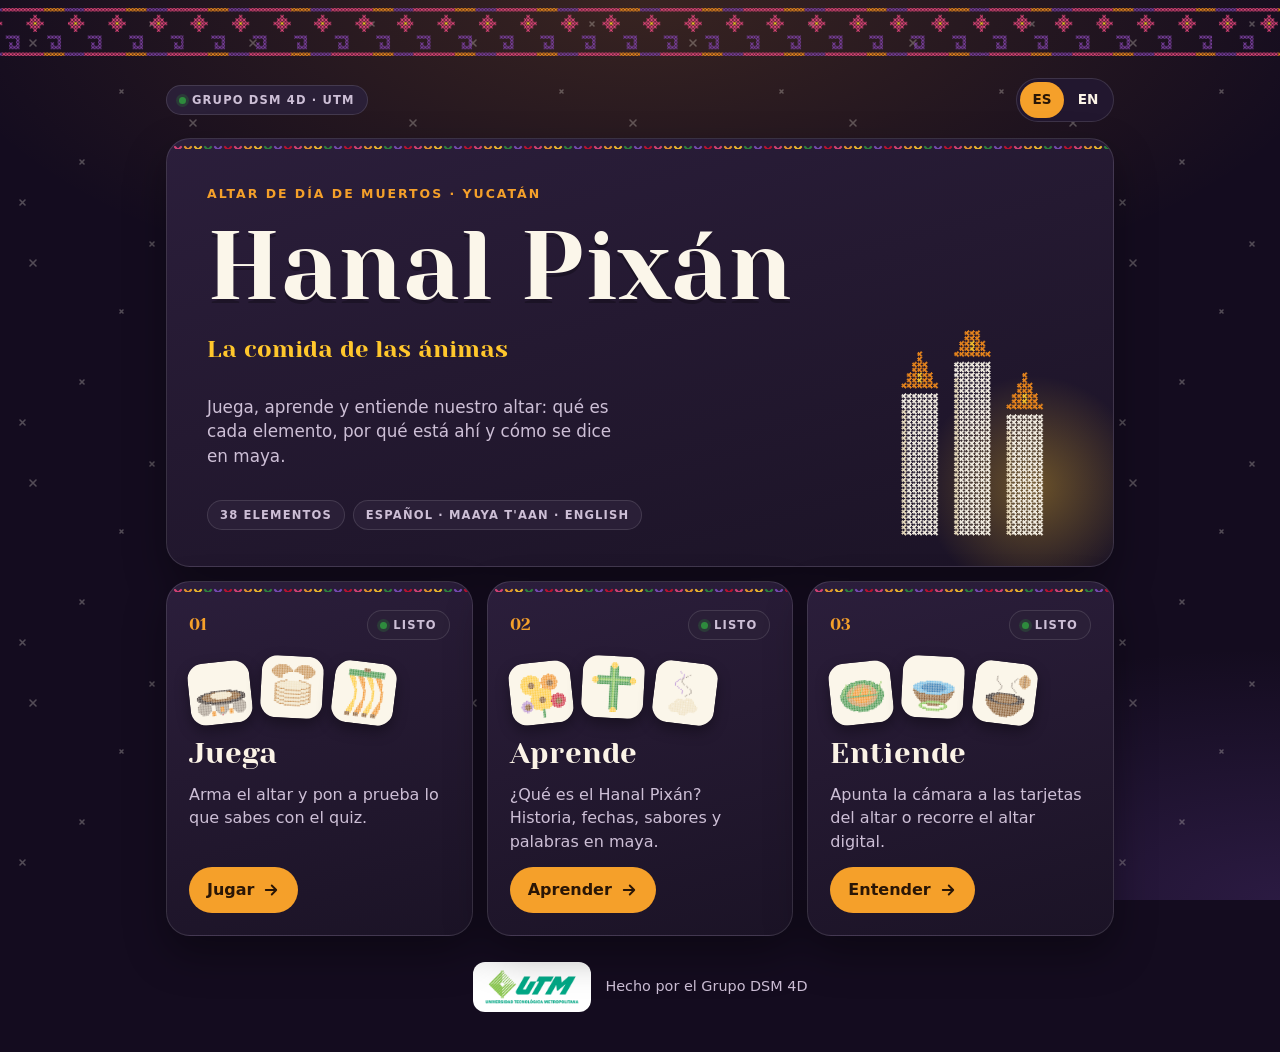
<file: index.html>
<!doctype html>
<html lang="es">
<head>
  <meta charset="utf-8">
  <meta name="viewport" content="width=device-width, initial-scale=1, viewport-fit=cover">
  <meta name="theme-color" content="#140c1f">
  <meta name="description" content="Altar de Hanal Pixán del Grupo DSM 4D (UTM): juega, aprende y entiende cada elemento del altar yucateco.">
  <title>Juega, Aprende y Entiende · Hanal Pixán</title>
  <link rel="preload" href="assets/fonts/yeseva-one-latin-400-normal.woff2" as="font" type="font/woff2" crossorigin>
  <link rel="stylesheet" href="assets/css/portada.css">
</head>
<body>
  <div class="franja-bordado" aria-hidden="true"></div>

  <div class="envoltura">
    <div class="barra">
      <span class="chip"><i></i><span data-es="Grupo DSM 4D · UTM" data-en="DSM 4D group · UTM"></span></span>
      <div class="selector-idioma" role="group" aria-label="Idioma / Language">
        <button type="button" data-lang="es">ES</button><button type="button" data-lang="en">EN</button>
      </div>
    </div>

    <main class="bento">
      <!-- Héroe -->
      <section class="tile heroe ancha" aria-labelledby="titulo">
        <span class="vela-glow" aria-hidden="true"></span>
        <img class="adorno" src="entiende/img/iconos/velas.png" alt="" aria-hidden="true">
        <p class="eyebrow" data-es="Altar de Día de Muertos · Yucatán" data-en="Day of the Dead altar · Yucatán"></p>
        <h1 id="titulo">Hanal Pixán</h1>
        <p class="sub" data-es="La comida de las ánimas" data-en="The food of the souls"></p>
        <p class="lema" data-es="Juega, aprende y entiende nuestro altar: qué es cada elemento, por qué está ahí y cómo se dice en maya." data-en="Play, learn and understand our altar: what each element is, why it is there and how to say it in Maya."></p>
        <div class="datos">
          <span class="chip" data-es="38 elementos" data-en="38 elements"></span>
          <span class="chip">Español · Maaya t'aan · English</span>
        </div>
      </section>

      <!-- Juega: índice con los dos juegos (arma el altar y el quiz) -->
      <a class="tile" href="juega/" id="link-juega">
        <div class="cabeza"><span class="num">01</span><span class="chip"><i></i><span data-es="Listo" data-en="Ready"></span></span></div>
        <div class="parches" aria-hidden="true">
          <img src="entiende/img/iconos/comal.png" alt=""><img src="entiende/img/iconos/tortear.png" alt=""><img src="entiende/img/iconos/platano.png" alt="">
        </div>
        <h3 data-es="Juega" data-en="Play"></h3>
        <p data-es="Arma el altar y pon a prueba lo que sabes con el quiz." data-en="Build the altar and test what you know with the quiz."></p>
        <span class="ir"><span data-es="Jugar" data-en="Play"></span><svg viewBox="0 0 24 24" fill="none" stroke="currentColor" stroke-width="2.5" stroke-linecap="round" stroke-linejoin="round" aria-hidden="true"><path d="M5 12h14M13 6l6 6-6 6"/></svg></span>
      </a>

      <a class="tile" href="aprende/" id="link-aprende">
        <div class="cabeza"><span class="num">02</span><span class="chip"><i></i><span data-es="Listo" data-en="Ready"></span></span></div>
        <div class="parches" aria-hidden="true">
          <img src="entiende/img/iconos/flores.png" alt=""><img src="entiende/img/iconos/cruz-verde.png" alt=""><img src="entiende/img/iconos/incienso.png" alt="">
        </div>
        <h3 data-es="Aprende" data-en="Learn"></h3>
        <p data-es="¿Qué es el Hanal Pixán? Historia, fechas, sabores y palabras en maya." data-en="What is Hanal Pixán? History, dates, flavors and Maya words."></p>
        <span class="ir"><span data-es="Aprender" data-en="Learn"></span><svg viewBox="0 0 24 24" fill="none" stroke="currentColor" stroke-width="2.5" stroke-linecap="round" stroke-linejoin="round" aria-hidden="true"><path d="M5 12h14M13 6l6 6-6 6"/></svg></span>
      </a>

      <a class="tile" href="entiende/" id="link-entiende">
        <div class="cabeza"><span class="num">03</span><span class="chip"><i></i><span data-es="Listo" data-en="Ready"></span></span></div>
        <div class="parches" aria-hidden="true">
          <img src="entiende/img/iconos/pib.png" alt=""><img src="entiende/img/iconos/jicaras-bejuco.png" alt=""><img src="entiende/img/iconos/chocolate.png" alt="">
        </div>
        <h3 data-es="Entiende" data-en="Understand"></h3>
        <p data-es="Apunta la cámara a las tarjetas del altar o recorre el altar digital." data-en="Point your camera at the altar cards or explore the digital altar."></p>
        <span class="ir"><span data-es="Entender" data-en="Explore"></span><svg viewBox="0 0 24 24" fill="none" stroke="currentColor" stroke-width="2.5" stroke-linecap="round" stroke-linejoin="round" aria-hidden="true"><path d="M5 12h14M13 6l6 6-6 6"/></svg></span>
      </a>
    </main>

    <footer class="pie">
      <span class="logo"><img src="assets/img/utm.png" alt="Universidad Tecnológica Metropolitana" width="480" height="172"></span>
      <span data-es="Hecho por el Grupo DSM 4D" data-en="Made by the DSM 4D group"></span>
    </footer>
  </div>

  <script src="assets/js/portada.js"></script>
  <script>
    (function () {
      var K = 'jaye-idioma';
      var q = new URLSearchParams(location.search).get('lang');
      var lang = q === 'en' || q === 'es' ? q : null;
      if (!lang) { try { lang = localStorage.getItem(K); } catch (e) {} }
      if (lang !== 'en') lang = 'es';
      function poner(l) {
        lang = l;
        document.documentElement.lang = l;
        try { localStorage.setItem(K, l); } catch (e) {}
        document.querySelectorAll('[data-es]').forEach(function (n) { n.textContent = n.getAttribute('data-' + l); });
        document.querySelectorAll('[data-lang]').forEach(function (b) { b.setAttribute('aria-pressed', String(b.dataset.lang === l)); });
        document.getElementById('link-juega').href = 'juega/' + (l === 'en' ? '?lang=en' : '');
        document.getElementById('link-entiende').href = 'entiende/' + (l === 'en' ? '?lang=en' : '');
        document.getElementById('link-aprende').href = 'aprende/' + (l === 'en' ? '?lang=en' : '');
      }
      document.querySelectorAll('[data-lang]').forEach(function (b) {
        b.addEventListener('click', function () { poner(b.dataset.lang); });
      });
      poner(lang);
    })();
  </script>
</body>
</html>
</file>
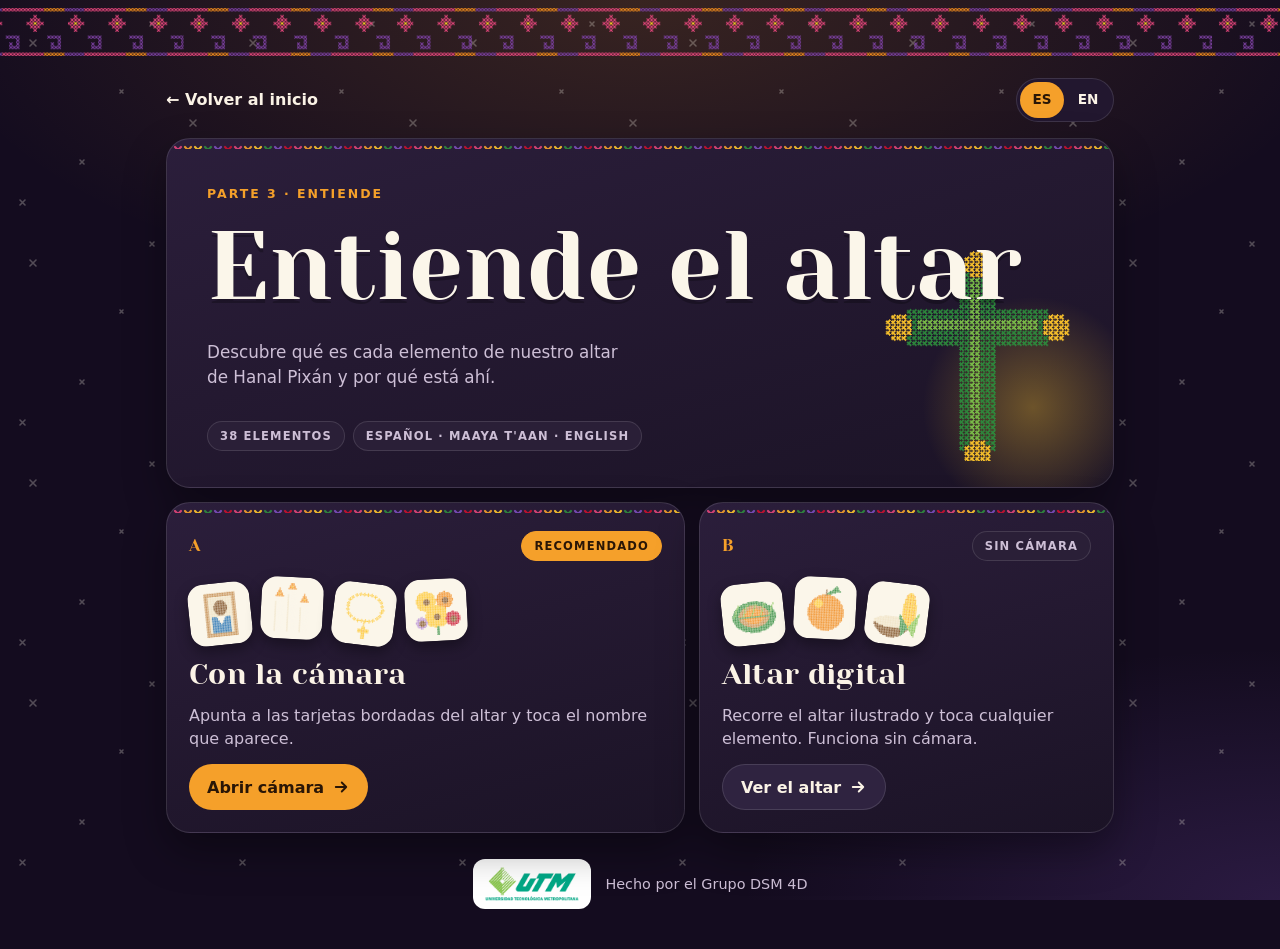
<file: entiende/index.html>
<!doctype html>
<html lang="es">
<head>
  <meta charset="utf-8">
  <meta name="viewport" content="width=device-width, initial-scale=1, viewport-fit=cover">
  <meta name="theme-color" content="#140c1f">
  <title>Entiende el altar · Hanal Pixán</title>
  <link rel="preload" href="../assets/fonts/yeseva-one-latin-400-normal.woff2" as="font" type="font/woff2" crossorigin>
  <link rel="stylesheet" href="../assets/css/portada.css">
</head>
<body>
  <div class="franja-bordado" aria-hidden="true"></div>

  <div class="envoltura">
    <div class="barra">
      <a class="volver-link" href="../index.html" data-t="inicio"></a>
      <div data-idioma></div>
    </div>

    <main class="bento dos">
      <section class="tile heroe ancha" aria-labelledby="titulo">
        <span class="vela-glow" aria-hidden="true"></span>
        <img class="adorno" src="img/iconos/cruz-verde.png" alt="" aria-hidden="true">
        <p class="eyebrow" data-t="eyebrowEntiende"></p>
        <h1 id="titulo" data-t="tituloEntiende">Entiende el altar</h1>
        <p class="lema" data-t="introEntiende"></p>
        <div class="datos">
          <span class="chip" data-t="dato38"></span>
          <span class="chip" data-t="datoIdiomas"></span>
        </div>
      </section>

      <a class="tile" href="camara.html">
        <div class="cabeza"><span class="num">A</span><span class="chip naranja" data-t="recomendado"></span></div>
        <div class="parches" aria-hidden="true">
          <img src="img/iconos/fotografia.png" alt=""><img src="img/iconos/velas.png" alt=""><img src="img/iconos/rosario.png" alt=""><img src="img/iconos/flores.png" alt="">
        </div>
        <h3 data-t="tCamara"></h3>
        <p data-t="usarCamaraDesc"></p>
        <span class="ir"><span data-t="abrirCamara"></span><svg viewBox="0 0 24 24" fill="none" stroke="currentColor" stroke-width="2.5" stroke-linecap="round" stroke-linejoin="round" aria-hidden="true"><path d="M5 12h14M13 6l6 6-6 6"/></svg></span>
      </a>

      <a class="tile" href="foto.html">
        <div class="cabeza"><span class="num">B</span><span class="chip" data-t="sinCamara"></span></div>
        <div class="parches" aria-hidden="true">
          <img src="img/iconos/pib.png" alt=""><img src="img/iconos/china.png" alt=""><img src="img/iconos/atole-nuevo.png" alt="">
        </div>
        <h3 data-t="tAltar"></h3>
        <p data-t="verFotoDesc"></p>
        <span class="ir suave"><span data-t="verAltar"></span><svg viewBox="0 0 24 24" fill="none" stroke="currentColor" stroke-width="2.5" stroke-linecap="round" stroke-linejoin="round" aria-hidden="true"><path d="M5 12h14M13 6l6 6-6 6"/></svg></span>
      </a>
    </main>

    <footer class="pie">
      <span class="logo"><img src="../assets/img/utm.png" alt="Universidad Tecnológica Metropolitana" width="480" height="172"></span>
      <span data-t="hechoPor">Grupo DSM 4D</span>
    </footer>
  </div>

  <script src="js/datos.js?v=2"></script>
  <script src="../assets/js/portada.js"></script>
</body>
</html>
</file>
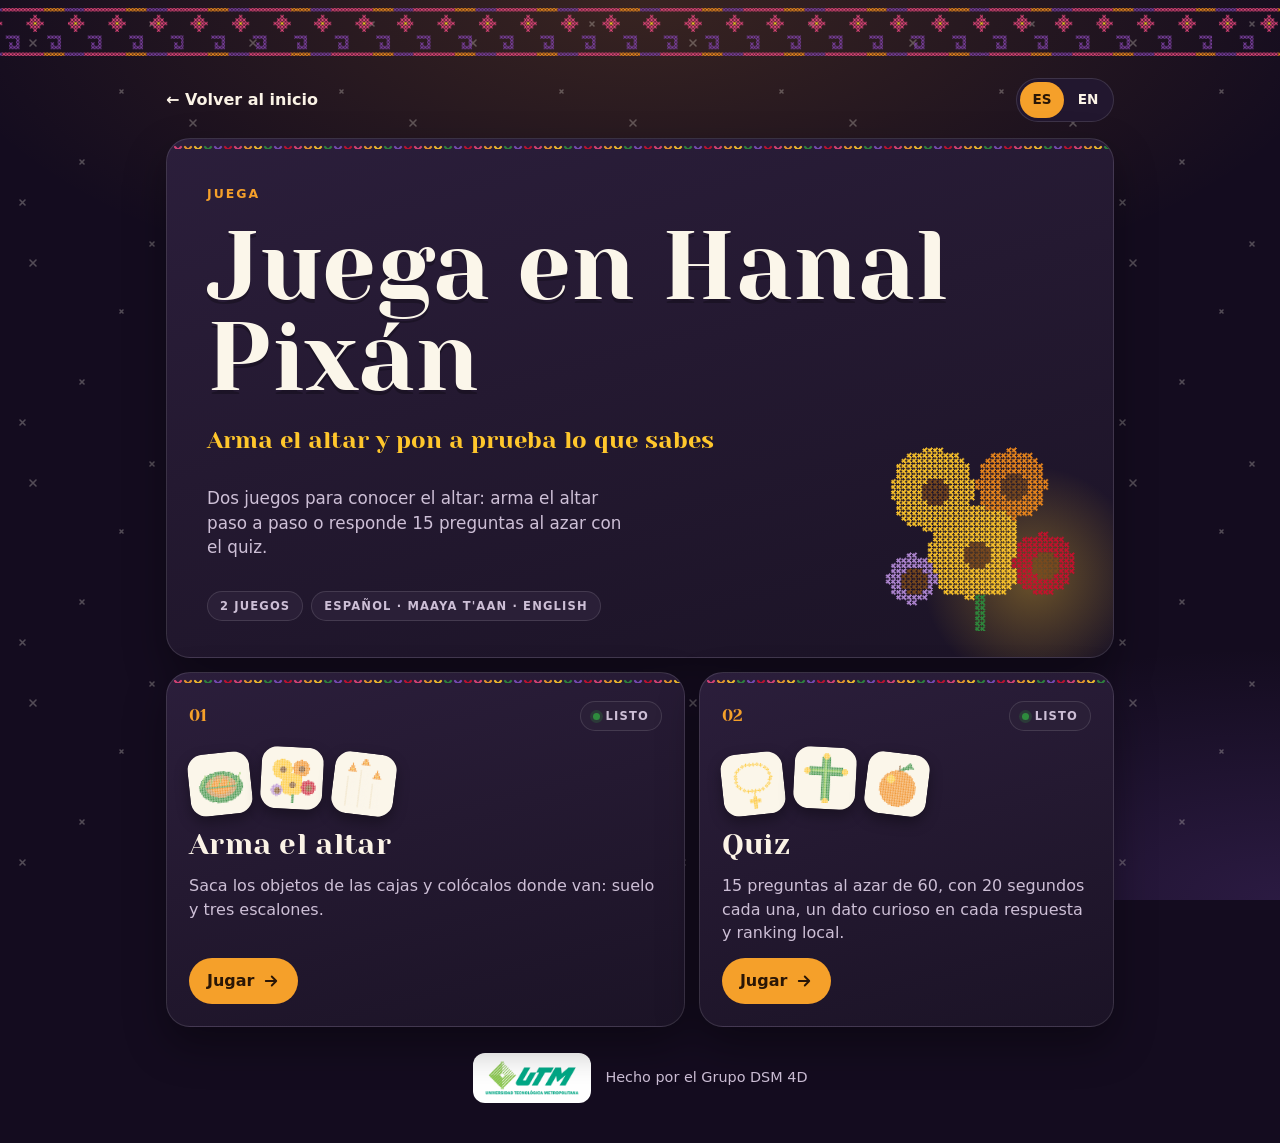
<file: juega/index.html>
<!doctype html>
<html lang="es">
<head>
  <meta charset="utf-8">
  <meta name="viewport" content="width=device-width, initial-scale=1, viewport-fit=cover">
  <meta name="theme-color" content="#140c1f">
  <meta name="description" content="Juega: arma el altar de Hanal Pixán o pon a prueba lo que sabes con el quiz. Grupo DSM 4D (UTM).">
  <title>Juega · Hanal Pixán</title>
  <link rel="preload" href="../assets/fonts/yeseva-one-latin-400-normal.woff2" as="font" type="font/woff2" crossorigin>
  <link rel="stylesheet" href="../assets/css/portada.css">
</head>
<body>
  <div class="franja-bordado" aria-hidden="true"></div>

  <div class="envoltura">
    <div class="barra">
      <a class="volver-link" href="../index.html" data-es="← Volver al inicio" data-en="← Back to home"></a>
      <div class="selector-idioma" role="group" aria-label="Idioma / Language">
        <button type="button" data-lang="es">ES</button><button type="button" data-lang="en">EN</button>
      </div>
    </div>

    <main class="bento dos">
      <!-- Héroe -->
      <section class="tile heroe ancha" aria-labelledby="titulo">
        <span class="vela-glow" aria-hidden="true"></span>
        <img class="adorno" src="../entiende/img/iconos/flores.png" alt="" aria-hidden="true">
        <p class="eyebrow" data-es="Juega" data-en="Play"></p>
        <h1 id="titulo" data-es="Juega en Hanal Pixán" data-en="Play Hanal Pixán"></h1>
        <p class="sub" data-es="Arma el altar y pon a prueba lo que sabes" data-en="Build the altar and test what you know"></p>
        <p class="lema" data-es="Dos juegos para conocer el altar: arma el altar paso a paso o responde 15 preguntas al azar con el quiz." data-en="Two games to get to know the altar: build it step by step or answer 15 random questions in the quiz."></p>
        <div class="datos">
          <span class="chip" data-es="2 juegos" data-en="2 games"></span>
          <span class="chip">Español · Maaya t'aan · English</span>
        </div>
      </section>

      <!-- Juego 1: acomodar el altar -->
      <a class="tile" href="altar.html" id="link-altar">
        <div class="cabeza"><span class="num">01</span><span class="chip"><i></i><span data-es="Listo" data-en="Ready"></span></span></div>
        <div class="parches" aria-hidden="true">
          <img src="../entiende/img/iconos/pib.png" alt=""><img src="../entiende/img/iconos/flores.png" alt=""><img src="../entiende/img/iconos/velas.png" alt="">
        </div>
        <h3 data-es="Arma el altar" data-en="Build the altar"></h3>
        <p data-es="Saca los objetos de las cajas y colócalos donde van: suelo y tres escalones." data-en="Take the objects out of the boxes and place them where they belong: floor and three steps."></p>
        <span class="ir"><span data-es="Jugar" data-en="Play"></span><svg viewBox="0 0 24 24" fill="none" stroke="currentColor" stroke-width="2.5" stroke-linecap="round" stroke-linejoin="round" aria-hidden="true"><path d="M5 12h14M13 6l6 6-6 6"/></svg></span>
      </a>

      <!-- Juego 2: quiz -->
      <a class="tile" href="quiz.html" id="link-quiz">
        <div class="cabeza"><span class="num">02</span><span class="chip"><i></i><span data-es="Listo" data-en="Ready"></span></span></div>
        <div class="parches" aria-hidden="true">
          <img src="../entiende/img/iconos/rosario.png" alt=""><img src="../entiende/img/iconos/cruz-verde.png" alt=""><img src="../entiende/img/iconos/china.png" alt="">
        </div>
        <h3 data-es="Quiz" data-en="Quiz"></h3>
        <p data-es="15 preguntas al azar de 60, con 20 segundos cada una, un dato curioso en cada respuesta y ranking local." data-en="15 random questions out of 60, 20 seconds each, a fun fact after every answer and a local ranking."></p>
        <span class="ir"><span data-es="Jugar" data-en="Play"></span><svg viewBox="0 0 24 24" fill="none" stroke="currentColor" stroke-width="2.5" stroke-linecap="round" stroke-linejoin="round" aria-hidden="true"><path d="M5 12h14M13 6l6 6-6 6"/></svg></span>
      </a>
    </main>

    <footer class="pie">
      <span class="logo"><img src="../assets/img/utm.png" alt="Universidad Tecnológica Metropolitana" width="480" height="172"></span>
      <span data-es="Hecho por el Grupo DSM 4D" data-en="Made by the DSM 4D group"></span>
    </footer>
  </div>

  <script src="../assets/js/portada.js"></script>
  <script>
    (function () {
      var K = 'jaye-idioma';
      var q = new URLSearchParams(location.search).get('lang');
      var lang = q === 'en' || q === 'es' ? q : null;
      if (!lang) { try { lang = localStorage.getItem(K); } catch (e) {} }
      if (lang !== 'en') lang = 'es';
      function poner(l) {
        lang = l;
        document.documentElement.lang = l;
        try { localStorage.setItem(K, l); } catch (e) {}
        document.querySelectorAll('[data-es]').forEach(function (n) { n.textContent = n.getAttribute('data-' + l); });
        document.querySelectorAll('[data-lang]').forEach(function (b) { b.setAttribute('aria-pressed', String(b.dataset.lang === l)); });
        var suf = l === 'en' ? '?lang=en' : '';
        document.getElementById('link-altar').href = 'altar.html' + suf;
        document.getElementById('link-quiz').href = 'quiz.html' + suf;
        document.querySelector('.volver-link').href = '../index.html' + suf;
      }
      document.querySelectorAll('[data-lang]').forEach(function (b) {
        b.addEventListener('click', function () { poner(b.dataset.lang); });
      });
      poner(lang);
    })();
  </script>
</body>
</html>
</file>
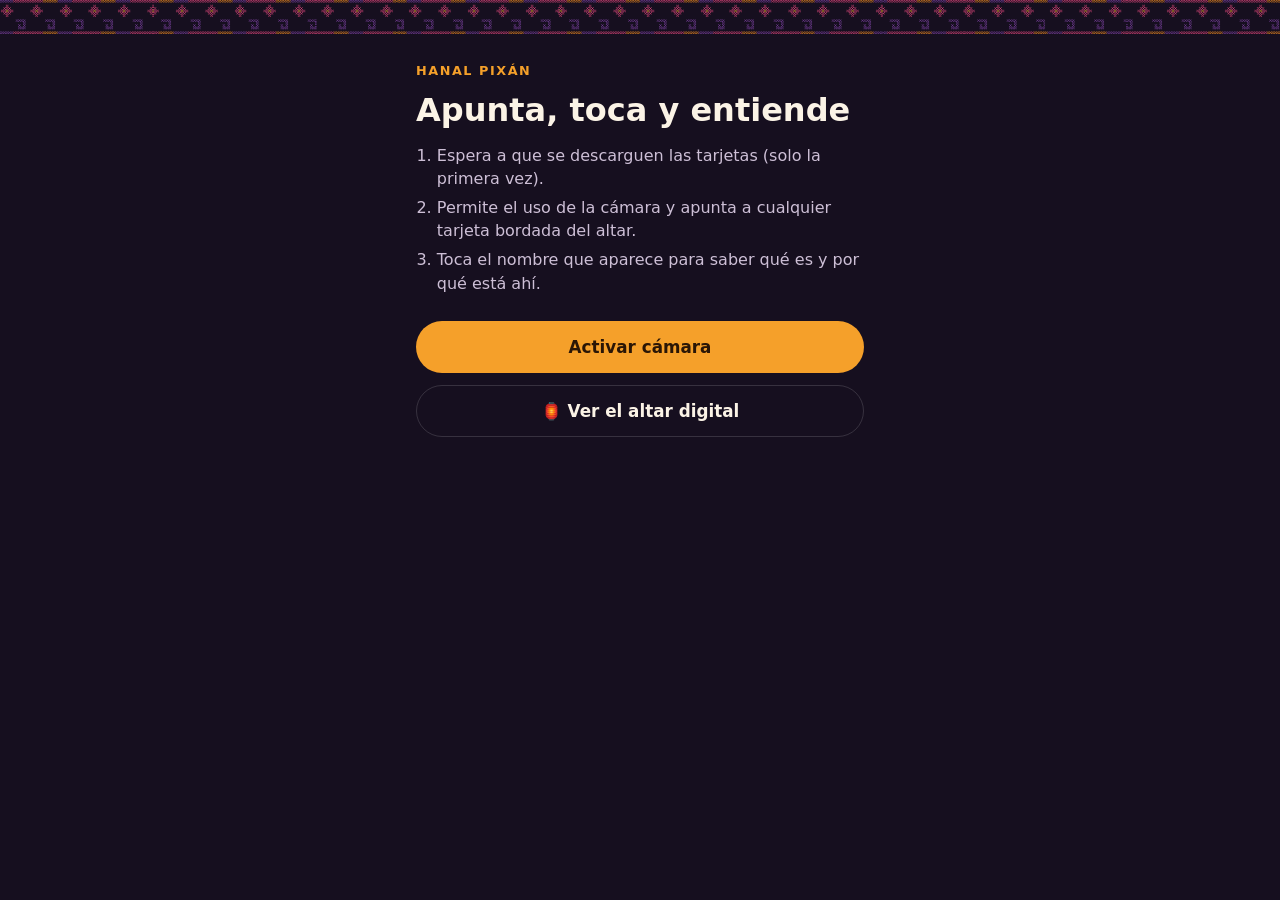
<file: entiende/camara.html>
<!doctype html>
<html lang="es">
<head>
  <meta charset="utf-8">
  <meta name="viewport" content="width=device-width, initial-scale=1, viewport-fit=cover, user-scalable=no">
  <meta name="theme-color" content="#000000">
  <title>Cámara del altar · Entiende</title>
  <link rel="stylesheet" href="css/entiende.css?v=4">
  <link rel="stylesheet" href="css/camara.css">
  <!-- Librerías locales (mismo servidor = una cosa menos que puede fallar en el evento).
       defer conserva el orden: A-Frame → MindAR → nuestro código. -->
  <script defer src="vendor/aframe-1.5.0.min.js"></script>
  <script defer src="vendor/mindar-image-aframe-1.2.5.prod.js"></script>
  <script defer src="js/datos.js?v=2"></script>
  <script defer src="js/camara.js?v=2"></script>
</head>
<body class="camara">
  <!-- Aquí camara.js inserta la escena de A-Frame + MindAR (video de la cámara) -->
  <div id="ar" aria-hidden="true"></div>

  <!-- Capa de etiquetas que siguen a cada tarjeta -->
  <div id="etiquetas"></div>

  <!-- Barra superior -->
  <div class="barra">
    <a href="index.html" class="icono" aria-label="←">←</a>
    <span class="titulo" data-t="tituloEntiende"></span>
    <div data-idioma></div>
    <a href="foto.html" class="enlace-foto" data-t="verFotoCorto">Ver foto</a>
  </div>

  <!-- Indicación mientras busca -->
  <div id="guia" class="guia" hidden>
    <div class="marco" aria-hidden="true"><i></i><i></i><i></i><i></i></div>
    <p id="guia-texto"></p>
  </div>

  <!-- Pantalla de inicio / carga / error -->
  <section id="inicio" class="inicio">
    <div class="franja-bordado" aria-hidden="true"></div>
    <div class="inicio-contenido">
      <p class="eyebrow">Hanal Pixán</p>
      <h1 data-t="camTitulo">Apunta, toca y entiende</h1>
      <ol class="pasos">
        <li data-t="paso1"></li>
        <li data-t="paso2"></li>
        <li data-t="paso3"></li>
      </ol>
      <div id="estado" class="estado" role="status" aria-live="polite"></div>
      <button id="btn-iniciar" class="boton" disabled>Cargando…</button>
      <a class="boton secundario" href="foto.html" data-t="verFoto"></a>
    </div>
  </section>
</body>
</html>
</file>
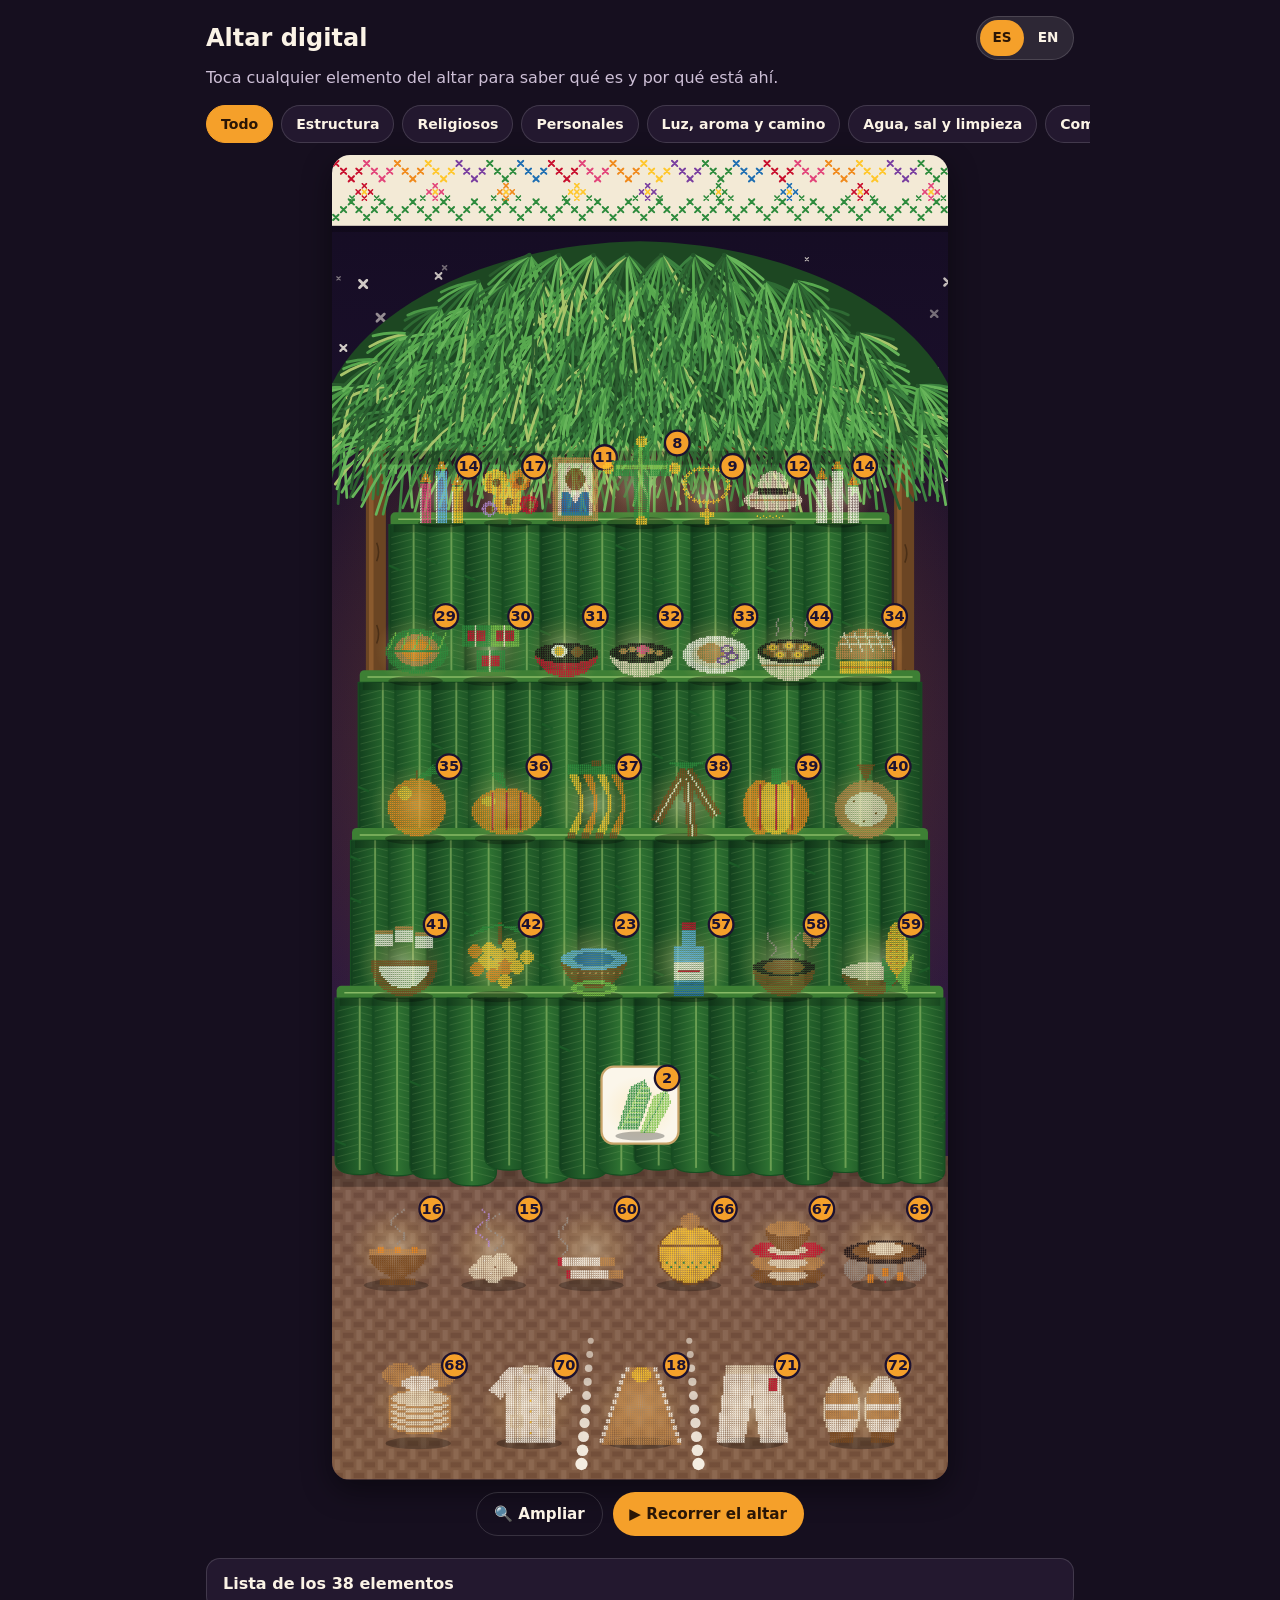
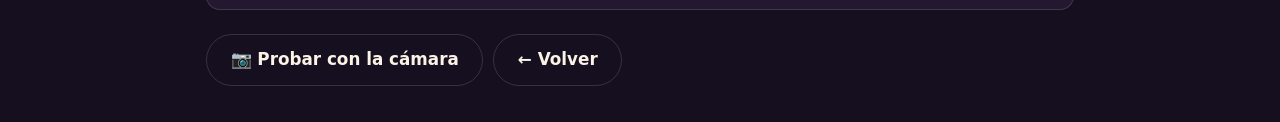
<file: entiende/foto.html>
<!doctype html>
<html lang="es">
<head>
  <meta charset="utf-8">
  <meta name="viewport" content="width=device-width, initial-scale=1, viewport-fit=cover">
  <meta name="theme-color" content="#160f1f">
  <title>Altar digital · Entiende</title>
  <link rel="stylesheet" href="css/entiende.css?v=4">
  <link rel="stylesheet" href="css/altar.css?v=2">
</head>
<body class="altar-digital">
  <header class="cabecera">
    <div class="fila">
      <h1 data-t="nuestroAltar">Altar digital</h1>
      <div data-idioma></div>
    </div>
    <p data-t="tocaPunto"></p>
  </header>

  <!-- Filtro por categoría: resalta en el altar y en la lista -->
  <nav class="filtros" id="filtros" aria-label="Categorías"></nav>

  <div class="escena-marco">
    <div class="escena" id="escena" tabindex="-1">
      <!-- altar.js dibuja aquí el altar (SVG) -->
    </div>
    <div class="escena-botones">
      <button class="boton secundario chico" id="btn-ampliar" data-t="ampliar"></button>
      <button class="boton chico" id="btn-recorrer" data-t="recorrer"></button>
    </div>
    <p class="aviso-ampliado" id="aviso-ampliado" hidden data-t="deslizaAmpliado"></p>
  </div>

  <div class="globo" id="globo" role="tooltip" hidden></div>

  <details class="lista-altar" id="lista-altar">
    <summary data-t="verLista"></summary>
    <input type="search" id="buscar" class="buscar" autocomplete="off">
    <div id="grupos"></div>
    <p class="sin-resultados" id="sin-resultados" hidden data-t="sinResultados"></p>
  </details>

  <footer class="pie">
    <a class="boton secundario" href="camara.html" data-t="probarCamara"></a>
    <a class="boton secundario" href="index.html" data-t="volver"></a>
  </footer>

  <script src="js/datos.js?v=2"></script>
  <script src="js/altar.js?v=4"></script>
</body>
</html>
</file>
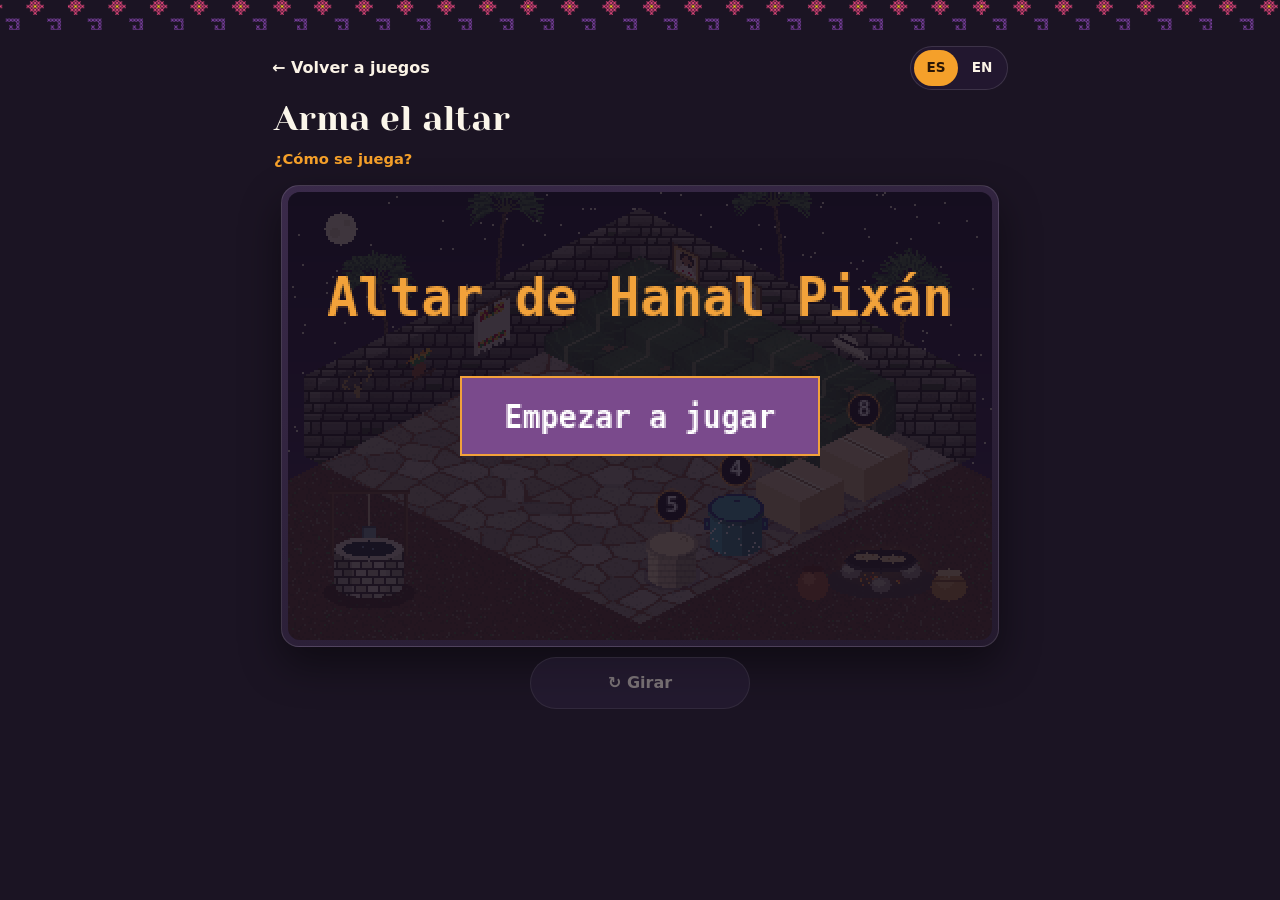
<file: juega/altar.html>
<!DOCTYPE html>
<html lang="es">
<head>
<meta charset="utf-8">
<meta name="viewport" content="width=device-width, initial-scale=1, viewport-fit=cover">
<title>Altar de Hanal Pixán</title>
<link rel="preload" href="../assets/fonts/yeseva-one-latin-400-normal.woff2" as="font" type="font/woff2" crossorigin>
<link rel="stylesheet" href="../assets/css/portada.css?v=1">
<style>
  :root { box-sizing: border-box; }
  html, body { min-height: 100%; margin: 0; background: #1b1423; color: #e9d8c4; font: 16px/1.45 system-ui, sans-serif; }
  body { display: flex; flex-direction: column; align-items: center; gap: 10px;
         padding-bottom: calc(14px + env(safe-area-inset-bottom, 0px)); }
  /* Ajustes al chrome de portada.css para convivir con el lienzo del juego */
  body::before { display: none; }          /* sin estrellas detrás del canvas */
  .franja-bordado { height: 30px; flex: none; }
  .barra { width: 100%; max-width: 760px; margin: 0 auto; padding: 6px 12px 0; }
  .cabeza-juego { width: 100%; max-width: 760px; padding: 0 14px; }
  .cabeza-juego h1 { margin: 0; font-family: var(--titulo); font-weight: 400; font-size: clamp(1.6rem, 6vw, 2.2rem); line-height: 1.05; color: var(--crema); }
  .cabeza-juego details { margin-top: 6px; color: var(--texto-suave); font-size: .92rem; }
  .cabeza-juego summary { cursor: pointer; color: var(--naranja); font-weight: 700; min-height: 32px; display: inline-flex; align-items: center; }
  .cabeza-juego ol { margin: 6px 0 0; padding-left: 1.2em; }
  .cabeza-juego li { margin-bottom: 3px; }
  /* Marco del tablero */
  .tablero { padding: 6px; border-radius: 18px; background: linear-gradient(160deg, #3a2a4a, #241a2e);
             border: 1px solid rgba(255, 255, 255, .12); box-shadow: 0 18px 40px rgba(0, 0, 0, .45); line-height: 0; }
  /* image-rendering: pixelated => escalado "nearest neighbor", sin suavizado de bordes */
  canvas { image-rendering: pixelated; image-rendering: crisp-edges; touch-action: none; cursor: grab; background: #241a2e; border-radius: 12px; display: block; }
  #ui { display: flex; flex-direction: column; align-items: center; gap: 10px; width: 100%; max-width: 760px; padding: 0 12px; }
  #info { color: #fff4e6; text-align: center; padding: 10px 14px; min-height: 2.9em; width: 100%;
          background: #241931; border: 1px solid rgba(255, 255, 255, .1); border-radius: 14px; font-size: .95rem; }
  #info:empty { display: none; }
  #controles { display: flex; gap: 12px; width: 100%; justify-content: center; }
  /* botones grandes (≥48 px de alto) y de alto contraste para uso táctil */
  #controles button { flex: 1 1 0; max-width: 220px; min-height: 52px; font: inherit; font-weight: 800; color: #2a1606; background: var(--naranja); border: 0; border-radius: 999px; padding: 0 18px; touch-action: manipulation; user-select: none; -webkit-tap-highlight-color: transparent; box-shadow: 0 6px 16px rgba(0, 0, 0, .3); }
  #controles #btnRotar { background: #2f2340; color: var(--texto); border: 1.5px solid rgba(255, 255, 255, .18); }
  #controles button:disabled { opacity: .4; box-shadow: none; }
  #controles button:focus-visible { outline: 3px solid #fff; outline-offset: 2px; }
  /* "Colocar" solo se muestra en pantallas táctiles; con ratón basta el clic */
  @media (hover: hover) and (pointer: fine) { #btnColocar { display: none; } }
  .gira { display: none; margin: 0; color: var(--texto-suave); font-size: .85rem; text-align: center; }
  @media (orientation: portrait) and (max-width: 700px) { .gira { display: block; } }
  @media (max-width: 480px) { .tablero { padding: 0; border: 0; border-radius: 12px; } }
  /* Celular acostado: todo el alto para el tablero; barra y botones en una columna a la derecha */
  @media (orientation: landscape) and (max-height: 520px) {
    .franja-bordado, .cabeza-juego, .gira { display: none; }
    body { display: grid; grid-template-columns: auto 200px; grid-template-rows: auto 1fr; align-items: center;
           justify-content: center; gap: 6px 12px; padding: 6px 10px; min-height: 100vh; box-sizing: border-box; }
    .tablero { grid-column: 1; grid-row: 1 / span 2; padding: 3px; }
    .barra { grid-column: 2; grid-row: 1; width: 200px; padding: 0; flex-wrap: wrap; gap: 6px; }
    .barra .volver-link { min-height: 36px; font-size: .9rem; }
    #ui { grid-column: 2; grid-row: 2; width: 200px; padding: 0; align-self: start; }
    #controles { flex-direction: column; }
    #controles button { max-width: none; min-height: 48px; }
    #info { font-size: .8rem; padding: 8px 10px; }
  }
</style>
</head>
<body>
<div class="franja-bordado" aria-hidden="true"></div>
<div class="barra">
  <a class="volver-link" href="index.html" data-es="← Volver a juegos" data-en="← Back to games"></a>
  <div class="selector-idioma" role="group" aria-label="Idioma / Language">
    <button type="button" data-lang="es">ES</button><button type="button" data-lang="en">EN</button>
  </div>
</div>
<header class="cabeza-juego">
  <h1 data-es="Arma el altar" data-en="Build the altar"></h1>
  <details>
    <summary data-es="¿Cómo se juega?" data-en="How to play?"></summary>
    <ol>
      <li data-es="Toca una caja para sacar un objeto." data-en="Tap a box to take out an object."></li>
      <li data-es="Muévelo hasta su lugar: el suelo o uno de los tres escalones. Las celdas verdes dicen que cabe." data-en="Move it to its place: the floor or one of the three steps. Green cells mean it fits."></li>
      <li data-es="En el celular confirma con «Colocar»; en la computadora, con un clic. «Girar» lo voltea 90°." data-en="On a phone confirm with «Place»; on a computer, just click. «Rotate» turns it 90°."></li>
      <li data-es="Cuando vacíes las cajas, el juego revisa tu altar y le toma una foto." data-en="When the boxes are empty, the game checks your altar and takes a photo of it."></li>
    </ol>
  </details>
</header>
<div class="tablero"><canvas id="juego"></canvas></div>
<div id="ui">
  <div id="info"></div>
  <div id="controles">
    <button id="btnRotar" type="button" aria-label="Girar el objeto 90 grados">↻ Girar</button>
    <button id="btnColocar" type="button">Colocar</button>
  </div>
  <p class="gira" data-es="Consejo: gira tu celular para ver el altar más grande." data-en="Tip: turn your phone sideways to see the altar bigger."></p>
</div>
<script>
'use strict';

/* ============================================================
 * 0. IDIOMA — se lee igual que en el resto del sitio (?lang, localStorage 'jaye-idioma')
 * ============================================================ */
const LANG = (function () {
  var q = new URLSearchParams(location.search).get('lang');
  if (q === 'en' || q === 'es') return q;
  try { var l = localStorage.getItem('jaye-idioma'); if (l === 'en' || l === 'es') return l; } catch (e) {}
  return 'es';
})();
// Nombres de los objetos en inglés (en español van en el CATALOGO)
const NOMBRES_EN = {
  foto: 'Deceased photograph', rosario: 'Rosary', cruz: 'Green cross',
  espejo: 'Personal item of the deceased', vela: 'Candle', cerveza: 'Personal item of the deceased',
  cigarros: 'Personal item of the deceased', petalos: 'Petal path', ceniza: 'Lime cross',
  copal: 'Incense burner (copal)', veladoras: 'Votive candles in a cross',
  comida: 'Tamales', bebida: 'Atole', escabeche: 'Escabeche', dulce: 'Coconut sweet', dulce2: 'Coconut sweet',
  mandarina: 'Mandarin', jicama: 'Jícama', sal: 'Salt', agua: 'Glass of pure water'
};
// Textos de interfaz por idioma
const TEXTOS = {
  es: { iniciar: 'Empezar a jugar', girar: '↻ Girar', colocar: 'Colocar', ariaGirar: 'Girar el objeto 90 grados' },
  en: { iniciar: 'Start playing', girar: '↻ Rotate', colocar: 'Place', ariaGirar: 'Rotate the object 90 degrees' }
};

/* ============================================================
 * 1. CONFIG — constantes globales (único lugar a tocar para ajustes)
 * ============================================================ */
const CFG = {
  ANCHO: 352, ALTO: 224,     // resolución INTERNA (baja = pixel art real); el CSS la escala
  TW: 32, TH: 16,            // tamaño en píxeles de una loseta isométrica (relación 2:1)
  UZ: 16,                    // píxeles que equivale 1 unidad de altura (eje Z)
  ORIGEN: { x: 176, y: 56 }, // punto de pantalla donde cae la esquina (0,0) del mundo
  MAPA: 10                   // el suelo es una rejilla MAPA x MAPA
};

/* ============================================================
 * 2. ISO — matemática isométrica (mundo <-> pantalla)
 *    Mundo: x crece hacia abajo-derecha, y hacia abajo-izquierda, z hacia arriba.
 * ============================================================ */
const Iso = {
  // Mundo (x,y,z) -> pantalla (sx,sy). Se redondea a entero para evitar píxeles "a medias".
  aPantalla(x, y, z = 0) {
    return {
      sx: Math.round((x - y) * CFG.TW / 2 + CFG.ORIGEN.x),
      sy: Math.round((x + y) * CFG.TH / 2 - z * CFG.UZ + CFG.ORIGEN.y)
    };
  },
  // Inversa: pantalla -> mundo, asumiendo que el punto está sobre el plano horizontal "z".
  // Despejando el sistema: x = dx/TW + dy/TH ; y = dy/TH - dx/TW
  aMundo(sx, sy, z = 0) {
    const dx = sx - CFG.ORIGEN.x;
    const dy = sy - CFG.ORIGEN.y + z * CFG.UZ; // compensamos la altura del plano
    return { x: dx / CFG.TW + dy / CFG.TH, y: dy / CFG.TH - dx / CFG.TW };
  }
};

/* ============================================================
 * 3. ENTIDAD — caja isométrica con huella (w,d) y altura (h) en unidades de mundo
 *    Más adelante: aquí se sustituye el dibujo procedural por un sprite.
 * ============================================================ */
class Entidad {
  constructor({ x, y, z = 0, w = 1, d = 1, h = 1, color, movible = false, margen = 0 }) {
    // x,y,w,d = huella en CELDAS enteras; margen = encogimiento visual dentro de la huella
    Object.assign(this, { x, y, z, w, d, h, color, movible, margen });
  }
  // Dibuja un prisma con 3 caras (techo, frontal-izq, frontal-der) con sombreado plano.
  dibujar(ctx) {
    // Si la entidad tiene una textura pre-renderizada (p. ej. el mantel del altar), se dibuja tal cual
    if (this.sprite) { ctx.drawImage(this.sprite.img, this.sprite.ox, this.sprite.oy); return; }
    // El margen encoge solo el DIBUJO; la lógica y el orden de profundidad usan la huella completa
    const m = this.margen, { z, h } = this;
    const x = this.x + m, y = this.y + m, w = this.w - 2 * m, d = this.d - 2 * m, zt = z + h; // zt = altura del techo
    const P = (px, py, pz) => Iso.aPantalla(px, py, pz);
    const cara = (pts, col) => {            // rellena un polígono con color sólido
      ctx.fillStyle = col; ctx.beginPath();
      pts.forEach((p, i) => i ? ctx.lineTo(p.sx, p.sy) : ctx.moveTo(p.sx, p.sy));
      ctx.closePath(); ctx.fill();
    };
    // Si el objeto tiene sprite pixel art, se dibuja en lugar del prisma (el contorno de comprobación se conserva)
    if (Sprites.tiene(this)) Sprites.dibujar(ctx, this);
    else {
      // Cara frontal izquierda (lado y+d): tono medio
      cara([P(x, y + d, zt), P(x + w, y + d, zt), P(x + w, y + d, z), P(x, y + d, z)], sombra(this.color, .75));
      // Cara frontal derecha (lado x+w): tono oscuro
      cara([P(x + w, y, zt), P(x + w, y + d, zt), P(x + w, y + d, z), P(x + w, y, z)], sombra(this.color, .55));
      // Techo: tono claro (color base)
      cara([P(x, y, zt), P(x + w, y, zt), P(x + w, y + d, zt), P(x, y + d, zt)], this.color);
    }
    // Contorno de comprobación: rojo parpadeante si está mal ubicado; verde breve si acaba de acertar
    const col = this.error ? (Math.floor(Juego.reloj * 4) % 2 ? '#ff2d2d' : '#8a1212') : (this.destello > 0 ? '#3ddc6a' : null);
    if (col) {
      ctx.strokeStyle = col; ctx.lineWidth = 2; ctx.beginPath();
      // Silueta hexagonal de la caja isométrica
      [P(x, y, zt), P(x + w, y, zt), P(x + w, y, z), P(x + w, y + d, z), P(x, y + d, z), P(x, y + d, zt)]
        .forEach((p, i) => i ? ctx.lineTo(p.sx, p.sy) : ctx.moveTo(p.sx, p.sy));
      ctx.closePath(); ctx.stroke();
    }
  }
}
// Oscurece un color "#rrggbb" multiplicando sus canales por f (0..1)
function sombra(hex, f) {
  const n = parseInt(hex.slice(1), 16);
  const c = [n >> 16, (n >> 8) & 255, n & 255].map(v => Math.round(v * f));
  return `rgb(${c})`;
}

/* ============================================================
 * 4. ORDEN DE PROFUNDIDAD — ordenamiento topológico para cajas isométricas.
 *    Ordenar por (x+y) falla con objetos de distinto tamaño/altura (p. ej. un
 *    objeto sobre un nivel del altar). Aquí comparamos pares de cajas:
 *    "a está detrás de b" si a queda completamente antes que b en algún eje.
 *    La cámara mira desde +x, +y, y +z (arriba).
 * ============================================================ */
const detras = (a, b) =>
  a.x + a.w <= b.x + 1e-6 || a.y + a.d <= b.y + 1e-6 || a.z + a.h <= b.z + 1e-6;

function ordenarProfundidad(lista) {
  const res = [], visto = new Set();
  const visitar = (e) => {
    if (visto.has(e)) return;
    visto.add(e);                              // marcar ANTES de recursar evita ciclos infinitos
    for (const o of lista)                     // primero se dibuja todo lo que queda detrás de "e"
      if (o !== e && detras(o, e) && !detras(e, o)) visitar(o);
    res.push(e);
  };
  lista.forEach(visitar);
  return res;                                   // orden final: del fondo al frente
}

/* ============================================================
 * 5. ESCENA — contiene el mundo (suelo, altar, objetos) y su lógica
 * ============================================================ */
const Escena = {
  entidades: [],
  hover: null, agarrable: null,        // loseta bajo el cursor

  iniciar() {
    this.entidades = []; Recipientes.lista = []; Mano.item = null; // reinicio limpio para cada año
    // Altar de 3 escalones (placeholder); fondo = más alto. Huellas sin solaparse.
    this.entidades.push(
      // El altar queda pegado a la pared del fondo (y = 0): un escalón más atrás que antes
      new Entidad({ x: 0, y: 0, w: 8, d: 1, h: 1.5, color: '#7a4a8c' }),
      new Entidad({ x: 0, y: 1, w: 8, d: 1, h: 1.0, color: '#9c5fae' }),
      new Entidad({ x: 0, y: 2, w: 8, d: 1, h: 0.5, color: '#b97fc9' }),
      // Paredes decorativas (fuera de la rejilla, y < 0 / x < 0): no ocupan ninguna celda
      new Entidad({ x: -0.5, y: -0.5, w: 10.5, d: 0.5, h: 2.5, color: '#5a4270' }), // pared del fondo
      new Entidad({ x: -0.5, y: 0, w: 0.5, d: 10, h: 2.5, color: '#4d3a62' })       // pared lateral
    );
    // Hojas de plátano que cubren los 3 niveles del altar, como en Yucatán (son las 3 primeras entidades)
    Mantel.aplicar(this.entidades.slice(0, 3));
    Pared.aplicar(this.entidades.slice(3, 5));   // paredes de albarrada (piedra seca)
    // FASE 2: se crean los 4 recipientes cerrados (2 cajas, olla, cesto) con su contenido
    Recipientes.crearTodos(this.entidades);
  },

  // Mouse picking: de arriba a abajo (inverso al dibujo) busca la entidad bajo el cursor.
  // Se prueba el punto proyectado sobre el techo de la caja, convertido a mundo.
  recoger(sx, sy) {
    const orden = ordenarProfundidad(this.entidades).reverse();
    for (const e of orden) {
      if (!e.movible) continue;
      if (Sprites.tiene(e)) { if (Sprites.golpe(e, sx, sy)) return { e }; continue; }   // con sprite: solo cuenta un píxel visible de su dibujo
      const m = Iso.aMundo(sx, sy, e.z + e.h);        // plano del techo
      if (m.x >= e.x && m.x <= e.x + e.w && m.y >= e.y && m.y <= e.y + e.d)
        return { e, ox: m.x - e.x, oy: m.y - e.y };
    }
    return null;
  },

};

/* ============================================================
 * 5b. FASE 2 — CATÁLOGO, RECIPIENTES Y ÁREA DE ESPERA
 * ============================================================ */

// Catálogo de ítems agrupado por CATEGORÍA.
// cant = cuántas copias de ese ítem se meten en el recipiente.
// h = altura en unidades de mundo; la huella en celdas va en TAM_CELDAS. Colores y tamaños son marcadores de posición.
const CATALOGO = {
  // Cajas (2): todo lo que no es comida. Sus piezas se reparten al azar entre las dos cajas.
  objeto: [
    // Nivel 1 (escalón más alto)
    { id: 'foto',      nombre: 'Fotografía de difunto', color: '#8fb3c9', h: .8,  cant: 2 },
    { id: 'rosario',   nombre: 'Rosario',               color: '#6b4a3a', h: .2,  cant: 1 },
    { id: 'cruz',      nombre: 'Cruz verde',            color: '#3fbf8f', h: 1.75, cant: 1 },   // 28 px de alto
    // Nivel 2 (escalón de en medio)
    { id: 'espejo',    nombre: 'Objeto personal del difunto',                color: '#aee1ee', h: .8,  cant: 1 },
    { id: 'vela',      nombre: 'Vela o veladora',       color: '#f7f3e3', h: .9,  cant: 2 },
    { id: 'cerveza',   nombre: 'Objeto personal del difunto',               color: '#e8a21c', h: .8,  cant: 1 },
    // Nivel 2 (cigarros: antes en el escalón base, ahora en el de en medio)
    { id: 'cigarros',  nombre: 'Objeto personal del difunto', color: '#a58b6e', h: .3, cant: 1 },
    // Suelo
    { id: 'petalos',   nombre: 'Camino de pétalos',    color: '#ffb627', h: .1,  cant: 2 },
    { id: 'ceniza',    nombre: 'Cruz de cal',        color: '#ececec', h: .1,  cant: 1 },
    { id: 'copal',     nombre: 'Incensario (copal)',      color: '#7a6a5a', h: .3,  cant: 2 },
    { id: 'veladoras', nombre: 'Veladoras en cruz',     color: '#f4d58d', h: .5,  cant: 2 }
  ],
  // Olla: comida preparada (tamal, atole, escabeche y dulce)
  comida: [
    { id: 'comida',    nombre: 'Tamales',        color: '#b5651d', h: .4,  cant: 1 },   // Nivel 3
    { id: 'bebida',    nombre: 'Atole',     color: '#5b3a29', h: .7,  cant: 1 },   // Nivel 3
    { id: 'escabeche', nombre: 'Escabeche',             color: '#c9862c', h: .5,  cant: 1 },   // Nivel 3
    { id: 'dulce',     nombre: 'Dulce de coco',     color: '#5c2e16', h: .3,  cant: 1 },   // Nivel 3
  ],
  // Cesto: frutas, sal, segundo dulce y vaso de agua
  fruta: [
    { id: 'mandarina', nombre: 'Mandarina',             color: '#f2a23a', h: .5,  cant: 1 },
    { id: 'jicama',    nombre: 'Jícama',                color: '#d9cfae', h: .5,  cant: 1 },   // Nivel 3
    { id: 'sal',       nombre: 'Sal',                   color: '#f2f2f2', h: .3,  cant: 1 },   // Nivel 2
    { id: 'dulce2',    nombre: 'Dulce de coco',         color: '#8a4a1c', h: .3,  cant: 1 },   // Nivel 2
    { id: 'agua',      nombre: 'Vaso de agua pura',     color: '#cfe8f5', h: .6,  cant: 1 }    // Suelo
  ]
};

// Definición de los 3 tipos de recipiente: qué categorías aceptan, tamaño y colores.
const TIPOS_RECIPIENTE = {
  caja:  { categorias: ['objeto'],         w: 1.4, d: 1.4, h: .9,  color: '#a8783c', tapa: '#c4934f' },
  olla:  { categorias: ['comida'],         w: 1.2, d: 1.2, h: 1.0, color: '#9c4a32', tapa: '#b95a40' },
  cesto: { categorias: ['fruta'],  w: 1.3, d: 1.3, h: .9,  color: '#c9a45c', tapa: '#d8b872' }
};

// Baraja un arreglo en el lugar (Fisher-Yates): garantiza orden verdaderamente aleatorio.
function barajar(arr) {
  for (let i = arr.length - 1; i > 0; i--) {
    const j = Math.floor(Math.random() * (i + 1));
    [arr[i], arr[j]] = [arr[j], arr[i]];
  }
  return arr;
}

// Construye la pila de un recipiente: SOLO ítems de sus categorías, ya barajados.
// Así cada pop() devuelve un ítem aleatorio sin repetir ni volver a sortear.
function crearPila(categorias) {
  const pila = [];
  for (const cat of categorias)
    for (const it of CATALOGO[cat])
      for (let n = 0; n < it.cant; n++) pila.push({ ...it, categoria: cat });
  return barajar(pila);
}

// Convierte una definición del catálogo en una Entidad movible (lista para Drag & Drop).
function crearItem(def) {
  const [cw, cd] = TAM_CELDAS[def.id] || [1, 1];   // huella en celdas (por defecto 1x1)
  const item = new Entidad({ x: 0, y: 0, z: 0, w: cw, d: cd, h: def.h, color: def.color, movible: true, margen: .12 });
  // Metadatos para la validación del puzle (Fase 4); rot = giros de 90° aplicados (0..3)
  return Object.assign(item, { id: def.id, nombre: LANG === 'en' && NOMBRES_EN[def.id] ? NOMBRES_EN[def.id] : def.nombre, categoria: def.categoria, rot: 0 });
}

// Recipiente = Entidad con estado (cerrado/abierto), pila de ítems y animaciones.
class Recipiente extends Entidad {
  constructor(tipo, x, y, pila) {
    const def = TIPOS_RECIPIENTE[tipo];
    super({ x, y, z: 0, w: 2, d: 2, h: def.h, color: def.color, margen: (2 - def.w) / 2 }); // huella fija 2x2 celdas
    this.tipo = tipo; this.def = def;
    this.pila = pila || crearPila(def.categorias); // contenido restante (el final del arreglo = siguiente en salir)
    this.tVacio = 0; this.desv = 0; this.desvaneciendo = false; this.fuera = false; // control de la desaparición al vaciarse
    this.abierto = false;                   // estado visual: false = con tapa, true = destapado
    this.animTapa = 0;                      // 0..1: progreso de la tapa elevándose y desvaneciéndose
    this.rebote = 0;                        // 1..0: pequeño salto del recipiente al sacar un objeto
    // La tapa es una caja delgada que se dibuja encima del cuerpo
    this.tapa = new Entidad({ x: x + this.margen - .06, y: y + this.margen - .06, z: def.h, w: def.w + .12, d: def.d + .12, h: .18, color: def.tapa });
  }

  // Bandera de estado: true cuando ya no quedan objetos dentro
  get estaVacio() { return this.pila.length === 0; }

  // Un clic: el primero destapa; cada clic saca UN ítem aleatorio (pop). Devuelve la Entidad o null.
  extraer() {
    if (this.estaVacio) return null;       // vacío: no hay nada que sacar
    this.abierto = true;                   // cambia de estado visual (cerrado -> abierto)
    this.rebote = 1;                       // dispara la animación de salto
    return crearItem(this.pila.pop());     // pop sobre pila barajada = ítem al azar
  }

  // Caja delimitadora en pantalla (8 esquinas proyectadas) para detectar el clic.
  // Es una aproximación rápida: incluye las caras laterales, algo que el plano del techo no cubre.
  contiene(sx, sy) {
    const xs = [], ys = [];
    for (const dx of [0, this.w]) for (const dy of [0, this.d]) for (const z of [this.z, this.z + this.h]) {
      const p = Iso.aPantalla(this.x + dx, this.y + dy, z); xs.push(p.sx); ys.push(p.sy);
    }
    return sx >= Math.min(...xs) && sx <= Math.max(...xs) && sy >= Math.min(...ys) && sy <= Math.max(...ys);
  }

  // Avanza las animaciones (dt en segundos)
  actualizar(dt) {
    if (this.abierto) this.animTapa = Math.min(1, this.animTapa + dt * 4);
    this.rebote = Math.max(0, this.rebote - dt * 6);
    // Al vaciarse: tras una breve pausa estalla en pétalos y se desvanece; luego se retira del escenario
    if (this.estaVacio && this.abierto && !this.desvaneciendo && (this.tVacio += dt) > .7) {
      this.desvaneciendo = true;
      const c = Iso.aPantalla(this.x + this.w / 2, this.y + this.d / 2, this.h);
      Efectos.petalos(c.sx, c.sy);
    }
    if (this.desvaneciendo) {
      this.desv = Math.min(1, this.desv + dt * 1.5);
      if (this.desv >= 1) this.fuera = true;   // listo para retirarse (lo hace Recipientes.actualizar)
    }
  }

  // Dibujo: cuerpo + interior oscuro (si está abierto) + tapa + contador de objetos restantes
  dibujar(ctx) {
    ctx.save();
    // Salto al extraer + hundimiento y desvanecimiento al desaparecer
    ctx.translate(0, -Math.round(this.rebote * 3) + Math.round(this.desv * 8));
    ctx.globalAlpha = 1 - this.desv;
    if (this.tipo in Sprites.CONT) Sprites.dibujarCont(ctx, this); else super.dibujar(ctx);                               // cuerpo (prisma de la Fase 1)
    const { x, y, w, d } = this, zt = this.z + this.h, ins = this.margen + .14;
    const P = (px, py) => Iso.aPantalla(px, py, zt);
    if (this.abierto && !(this.tipo in Sprites.CONT)) {                               // "agujero" interior: más oscuro mientras tenga objetos
      ctx.fillStyle = this.estaVacio ? '#3a2e44' : '#150f1a';
      ctx.beginPath();
      [P(x + ins, y + ins), P(x + w - ins, y + ins), P(x + w - ins, y + d - ins), P(x + ins, y + d - ins)]
        .forEach((p, i) => i ? ctx.lineTo(p.sx, p.sy) : ctx.moveTo(p.sx, p.sy));
      ctx.closePath(); ctx.fill();
    }
    if (this.animTapa < 1) {                          // la tapa sube y se desvanece al abrir
      this.tapa.z = this.h + this.animTapa * 1.2;
      ctx.globalAlpha = 1 - this.animTapa;
      if (this.tipo in Sprites.CONT) Sprites.dibujarTapaCont(ctx, this); else this.tapa.dibujar(ctx);
      ctx.globalAlpha = 1;
    }
    if (!this.estaVacio) {                            // contador de objetos restantes sobre el recipiente
      const c = Iso.aPantalla(x + w / 2, y + d / 2, zt + 1.3);
      ctx.fillStyle = '#150f1a'; ctx.beginPath(); ctx.arc(c.sx, c.sy, 8, 0, 6.283); ctx.fill();   // insignia oscura para que el número se lea
      ctx.strokeStyle = '#f2a23a'; ctx.lineWidth = 1; ctx.stroke();
      ctx.fillStyle = '#fff'; ctx.font = 'bold 11px monospace'; ctx.textAlign = 'center'; ctx.textBaseline = 'middle';
      ctx.fillText(this.pila.length, c.sx, c.sy);
    }
    ctx.restore();
  }
}

/* ============================================================
 * FASE 3 — REJILLA (lógica por celdas) Y MANO (objeto sostenido)
 * ============================================================ */

// Huella en celdas (ancho x fondo) de los ítems que NO son 1x1
const TAM_CELDAS = { petalos: [2, 1], ceniza: [2, 3] };   // camino de pétalos 2x1 y cruz de ceniza 2x3 (se pueden girar)

// Rejilla: toda la colocación se resuelve en celdas enteras (i,j); no existen posiciones libres.
const Rejilla = {
  N: CFG.MAPA,

  // Bloque de altar = entidad fija que no es recipiente. Es una SUPERFICIE elevada donde sí se puede colocar.
  esAltar: e => !e.movible && !(e instanceof Recipiente),

  // Altura de la superficie de una celda: techo del bloque de altar que la cubre, o 0 (suelo)
  altura(i, j) {
    let alt = 0;
    for (const e of Escena.entidades)
      if (this.esAltar(e) && i >= e.x && i < e.x + e.w && j >= e.y && j < e.y + e.d) alt = Math.max(alt, e.z + e.h);
    return alt;
  },

  // Celda cuya SUPERFICIE queda bajo el cursor. Se proyecta el cursor al plano de cada celda
  // (a la altura de SU superficie) y gana la más alta, que es la que se ve al frente.
  // (Antes se iteraba desde el suelo y en los niveles altos del altar la proyección saltaba de nivel.)
  celdaBajo(sx, sy) {
    let mejor = null, zMax = -1;
    for (let i = 0; i < this.N; i++)
      for (let j = 0; j < this.N; j++) {
        const z = this.altura(i, j), m = Iso.aMundo(sx, sy, z);
        if (Math.floor(m.x) === i && Math.floor(m.y) === j && z > zMax) { mejor = { i, j }; zMax = z; }
      }
    if (mejor) return mejor;
    const m = Iso.aMundo(sx, sy, 0);   // fuera del mapa: celda virtual sobre el suelo (siempre inválida)
    return { i: Math.floor(m.x), j: Math.floor(m.y) };
  },

  // ¿La celda está ocupada por un recipiente u otro objeto? (se ignora el propio objeto en mano)
  ocupada(i, j, ignorar) {
    return Escena.entidades.some(e => e !== ignorar && !this.esAltar(e) &&
      i >= e.x && i < e.x + e.w && j >= e.y && j < e.y + e.d);
  },

  // Reglas: 1) toda la huella dentro del mapa, 2) superficie plana (misma altura en todas las celdas),
  // 3) ninguna celda ocupada => no hay encimado ni colocación sobre recipientes.
  puedeColocar(it, i0, j0) {
    if (i0 < 0 || j0 < 0 || i0 + it.w > this.N || j0 + it.d > this.N) return false;
    const z0 = this.altura(i0, j0);
    for (let i = i0; i < i0 + it.w; i++)
      for (let j = j0; j < j0 + it.d; j++)
        if (this.altura(i, j) !== z0 || this.ocupada(i, j, it)) return false;
    return true;
  }
};

// Mano: el único objeto que el jugador sostiene. Mientras haya uno, no se puede sacar otro.
const Mano = {
  item: null,
  cursor: { sx: 0, sy: 0 },   // última posición del cursor (para recalcular al girar)
  inicio: null,               // punto donde se pulsó, para detectar arrastrar y soltar

  // Toma un objeto (recién extraído o ya colocado): queda pegado al cursor
  tomar(item) {
    this.item = item; item.enMano = true;
    this.mover(this.cursor.sx, this.cursor.sy);
  },

  // Ajusta el objeto a la celda bajo el cursor y recalcula si la posición es válida
  mover(sx, sy) {
    this.cursor = { sx, sy };
    const it = this.item; if (!it) return;
    const { i, j } = Rejilla.celdaBajo(sx, sy);   // celda cuya superficie (suelo o altar) está bajo el cursor
    // El cursor queda aproximadamente en el centro de la huella
    it.x = i - ((it.w - 1) >> 1); it.y = j - ((it.d - 1) >> 1);
    it.valido = Rejilla.puedeColocar(it, it.x, it.y);
    it.z = Rejilla.altura(it.x, it.y) + .3;       // levita un poco mientras se sostiene
  },

  // Gira 90°: intercambia ancho y fondo de la huella (dir = +1 / -1)
  rotar(dir) {
    const it = this.item; if (!it) return;
    [it.w, it.d] = [it.d, it.w];
    it.rot = (it.rot + dir + 4) % 4;
    this.mover(this.cursor.sx, this.cursor.sy);   // revalida con la nueva huella
  },

  // Intenta soltar el objeto; si no hay celdas libres suficientes, no lo permite
  colocar() {
    const it = this.item;
    if (!it || !it.valido) return false;
    it.z = Rejilla.altura(it.x, it.y);            // se asienta sobre la superficie
    it.enMano = false; this.item = null;
    Comprobacion.alColocar(it);                   // en la fase de corrección, re-evalúa este objeto
    return true;
  },

  // Etiqueta con el nombre del objeto sostenido, sobre su dibujo (se mantiene dentro del lienzo)
  dibujarEtiqueta(ctx) {
    const it = this.item; if (!it) return;
    const s = Sprites.tiene(it) ? Sprites.obtener(it) : null, p = Iso.aPantalla(it.x + it.w / 2, it.y + it.d / 2, it.z);
    ctx.save();
    ctx.font = 'bold 10px monospace'; ctx.textAlign = 'center'; ctx.textBaseline = 'middle';
    const w = Math.ceil(ctx.measureText(it.nombre).width) + 10, h = 15;
    const x = Math.round(Math.min(Math.max(p.sx, w / 2 + 2), CFG.ANCHO - w / 2 - 2));            // sin salirse por los lados
    const y = Math.round(Math.max(p.sy - (s ? s.ay : 16) - 12, h / 2 + 2));                       // encima del sprite (y sin salirse por arriba)
    ctx.fillStyle = 'rgba(21,15,26,.94)'; ctx.fillRect(x - w / 2, y - h / 2, w, h);
    ctx.strokeStyle = '#f2a23a'; ctx.lineWidth = 1; ctx.strokeRect(x - w / 2 + .5, y - h / 2 + .5, w - 1, h - 1);
    ctx.fillStyle = '#fff'; ctx.fillText(it.nombre, x, y + 1);
    ctx.restore();
  },

  // Pinta las celdas de la huella: verde = válido, rojo = inválido (se llama tras dibujar entidades)
  dibujarPreview() {
    const it = this.item; if (!it) return;
    const z = Rejilla.altura(it.x, it.y);
    for (let i = it.x; i < it.x + it.w; i++)
      for (let j = it.y; j < it.y + it.d; j++)
        dibujarLoseta(i, j, it.valido ? '#3ddc6a77' : '#ff3b3b88', z);
  }
};

// Módulo que gestiona todos los recipientes e interpreta los clics sobre ellos.
const Recipientes = {
  lista: [],

  // Crea los 3 recipientes en el lado derecho del mapa y los registra en la escena
  crearTodos(entidades) {
    // Las 2 cajas se reparten al azar los objetos: cada pieza va a una sola caja
    const objetos = crearPila(['objeto']), mitad = Math.ceil(objetos.length / 2);
    const plan = [   // [tipo, x, y, pila]: 4 recipientes de 2x2 celdas en la columna derecha
      ['caja', 8, 1, objetos.slice(0, mitad)], ['caja', 8, 3, objetos.slice(mitad)],
      ['olla', 8, 5], ['cesto', 8, 7]
    ];
    for (const [tipo, x, y, pila] of plan) {
      const r = new Recipiente(tipo, x, y, pila);
      this.lista.push(r); entidades.push(r);
    }
  },

  // Estado global: true cuando los 3 recipientes ya se vaciaron Y desaparecieron del escenario
  get todosVacios() { return this.lista.every(r => r.fuera); },

  // Clic en pantalla: busca el recipiente más cercano a cámara bajo el cursor y extrae un objeto.
  clic(sx, sy, entidades) {
    for (const r of ordenarProfundidad(this.lista).reverse()) { // de frente al fondo
      if (r.estaVacio || !r.contiene(sx, sy)) continue; // un recipiente vacío ya no responde al clic
      const item = r.extraer();
      if (item) {                                                // el ítem queda sostenido por el cursor (Mano)
        entidades.push(item); Mano.tomar(item);
      }
      return true;                                               // el clic fue consumido por un recipiente
    }
    return false;
  },

  // Animaciones por fotograma de los recipientes (tapa y rebote)
  actualizar(dt, entidades) {
    this.lista.forEach(r => r.actualizar(dt));
    // Los recipientes ya desvanecidos se retiran del escenario (liberan sus celdas)
    for (const r of this.lista) {
      const k = r.fuera ? entidades.indexOf(r) : -1;
      if (k >= 0) entidades.splice(k, 1);
    }
  }
};

/* ============================================================
 * FASE 4 — VALIDACIÓN, COMPROBACIÓN, FOTO Y ESTADOS DEL JUEGO
 * ============================================================ */

// Reglas lógicas: niveles permitidos por ítem (id del catálogo).
// Cada objeto tiene UN solo nivel asignado: el suelo o uno de los 3 niveles del altar.
// Nombres de nivel según el altar (N1 = escalón más alto). El valor es la altura de la superficie / 0.5.
const SUELO = 0, N3 = 1, N2 = 2, N1 = 3;
const REGLAS = {
  foto: N1, rosario: N1, cruz: N1,                     // Nivel 1
  sal: N2, dulce2: N2, vela: [N2, N1], espejo: N2, cerveza: N2,                    // Nivel 2
  comida: N3, bebida: N3, escabeche: N3, dulce: N3, cigarros: N2, mandarina: N3, jicama: N3,   // Nivel 3
  petalos: SUELO, ceniza: SUELO, copal: SUELO, agua: SUELO, veladoras: SUELO // Suelo
};
// Filas del suelo (hasta la fila indicada, exclusiva) donde vale cada objeto; por defecto las 2 filas frente al altar
const FILA_MAX = { petalos: 10, ceniza: 10 };   // el camino de pétalos y la cruz de ceniza pueden ir en todo el frente

// Validación de un objeto individual
const Validacion = {
  // Nivel de superficie (0..3) donde descansa el objeto: cada nivel del altar sube 0.5 de altura
  nivel: it => Math.round(Rejilla.altura(it.x, it.y) / 0.5),

  esValido(it) {
    const n = this.nivel(it), meta = REGLAS[it.id];
    if (meta !== undefined && ![].concat(meta).includes(n)) return false;   // meta puede ser un nivel o una lista de niveles válidos (p. ej. la vela blanca: N2 o N1)   // el objeto está en un nivel que no le corresponde
    // En el suelo solo vale frente al altar (no "tirado" en cualquier parte)
    if (n === SUELO) return it.y >= 3 && it.y + it.d <= (FILA_MAX[it.id] || 5) && it.x >= 0 && it.x + it.w <= 8;
    return true;
  },

  // Objetos ya colocados (se excluye el que está en la mano)
  colocados: () => Escena.entidades.filter(e => e.movible && !e.enMano)
};

// Modo comprobación: revisa objeto por objeto y gestiona la fase de corrección
const Comprobacion = {
  cola: [], t: 0,

  // Congela la colocación e inicia la revisión secuencial
  iniciar() {
    Juego.cambiar('comprobando');
    this.cola = Validacion.colocados();   // se revisan TODOS los objetos colocados
    this.t = 0;
  },

  actualizar(dt) {
    for (const e of Escena.entidades) if (e.destello > 0) e.destello = Math.max(0, e.destello - dt); // apaga el verde
    if (Juego.estado !== 'comprobando') return;
    this.t -= dt; if (this.t > 0) return;                   // un objeto cada 0.15 s
    const it = this.cola.shift();
    if (it) { it.error = !Validacion.esValido(it); it.destello = it.error ? 0 : .5; this.t = .15; return; }
    // Cola terminada: si hay errores se pasa a corregir; TODOS los objetos siguen siendo movibles (evita softlocks)
    this.hayErrores() ? Juego.cambiar('corrigiendo') : Juego.resolver();
  },

  hayErrores: () => Validacion.colocados().some(e => e.error),

  // Fase de corrección: al soltar un objeto se re-evalúa solo ese; si ya no quedan errores, se resuelve
  alColocar(it) {
    if (Juego.estado !== 'corrigiendo') return;
    it.error = !Validacion.esValido(it);
    if (!it.error) it.destello = .5;   // un objeto correcto que se reubicó bien destella en verde
    if (!this.hayErrores()) Juego.resolver();
  }
};

// Álbum de recuerdos: guarda las fotos (copias del lienzo) y dibuja polaroids
const Album = {
  fotos: [],

  // Polaroid centrada en (cx,cy); todo (marco, pie, texto) escala con s
  polaroid(ctx, f, cx, cy, s) {
    const w = CFG.ANCHO * s, h = CFG.ALTO * s, m = 8 * s, pie = 30 * s;
    ctx.fillStyle = '#f4ecdc';
    ctx.fillRect(Math.round(cx - w / 2 - m), Math.round(cy - h / 2 - m), Math.round(w + 2 * m), Math.round(h + 2 * m + pie));
    ctx.drawImage(f.img, Math.round(cx - w / 2), Math.round(cy - h / 2), Math.round(w), Math.round(h));
  },

  // Hasta 4 miniaturas de las últimas fotos en la pantalla de inicio
  miniaturas(ctx) {
    const ult = this.fotos.slice(-4);
    ult.forEach((f, k) => this.polaroid(ctx, f, CFG.ANCHO / 2 + (k - (ult.length - 1) / 2) * 84, 180, .17));
  }
};

// Cubierta de los niveles del altar: textura procedural en pixel art.
// En Yucatán la mesa del altar se cubre con hojas de plátano: tiras verdes con nervadura central clara,
// venas paralelas y alguna rasgadura. (Antes era un mantel blanco bordado; se conserva el nombre «Mantel»
// del objeto para no tocar el resto del juego.)
const Mantel = {
  HOJA: true,                 // false = vuelve al mantel blanco bordado
  // Verdes apagados (hoja de plátano real, de noche), poco contraste para que no parezcan rayas
  VERDES: [[56, 98, 52], [64, 108, 58], [50, 90, 48], [70, 112, 60]],
  NERVIO: [128, 150, 98], VENA: [60, 104, 56], ORILLA: [36, 66, 36], SECO: [122, 108, 64],
  ANCHO_HOJA: 24,             // px de textura por hoja (hojas anchas, no tiras)
  // Color de hoja en (u, v): u = a lo ancho de las hojas, v = a lo largo (px de textura)
  hoja(u, v) {
    const w = this.ANCHO_HOJA, tira = Math.floor(u / w), du = u - tira * w;
    const r = Sprites.ruido(tira + 91, 7), c = w / 2 + (r % 5) - 2;      // el nervio no va exacto al centro
    const dist = Math.abs(du - c);
    if (du < 1) return this.ORILLA;                                         // donde una hoja se encima en otra
    if (dist < .6) return this.NERVIO;                                      // nervadura central, delgada
    if (Math.floor(v * .8 + dist * .6) % 5 === 0) return this.VENA;        // venas finas que salen del nervio
    if (dist > w / 2 - 2.5 && Sprites.ruido(tira, Math.floor(v / 4)) % 9 === 0) return this.SECO;   // orilla seca o rasgada
    const brillo = 1.06 - dist / (w / 2) * .16;                             // más clara junto al nervio
    return this.VERDES[r % 4].map(x => x * brillo);
  },
  K: 16,                      // píxeles de textura por unidad de mundo
  ANCHO: 5,                   // ancho de la franja bordada (px)
  TELA: [244, 240, 230],      // blanco hueso
  HILO: [255, 253, 246],      // hilo blanco del bordado (algo más claro que la tela)
  PUNTADA: [208, 200, 184],   // puntada de contorno (gris cálido)
  HUECO: [96, 66, 52],        // calado: deja ver la madera de la mesa

  // Color del bordado a distancia d del borde y posición t a lo largo de él (ambos en px); null = tela lisa
  bordado(d, t) {
    if (d >= this.ANCHO) return null;                  // fuera de la franja: tela lisa
    if (Math.floor(d) === 0 || Math.floor(d) === this.ANCHO - 1) return this.PUNTADA; // líneas de puntada
    const tm = ((t % 10) + 10) % 10 - 5, bm = d - 2.5;  // posición relativa al centro del motivo (período de 10 px)
    const r2 = tm * tm + bm * bm;
    if (r2 < 1.6) return this.HUECO;                    // ojal calado
    if (r2 < 3.8) return this.PUNTADA;                  // contorno del ojal
    return this.HILO;                                   // relleno de hilo blanco
  },

  // Color del píxel de pantalla (sx, sy) para el nivel e. Invierte la proyección sobre cada cara visible
  // (superior, frontal-izquierda y derecha) y mide la distancia a sus bordes libres. null = fuera del prisma.
  color(e, caja, sx, sy) {
    const o = CFG.ORIGEN, hw = CFG.TW / 2, hh = CFG.TH / 2, K = this.K;
    const zt = e.z + e.h, yf = e.y + e.d, xp = e.x + e.w, frente = yf >= caja.y1;  // techo, plano frontal (y) y plano derecho (x)
    let sombra, plie = 0, cands, uv;                            // cands = [[distancia al borde, coord. a lo largo], ...]
    const m = Iso.aMundo(sx, sy, zt);
    if (m.x >= e.x && m.x < xp && m.y >= e.y && m.y < yf) {            // cara superior: bordes libres = extremos y frente
      sombra = 1; uv = [m.x, m.y]; cands = [[m.x - caja.x0, m.y], [caja.x1 - m.x, m.y]];
      if (frente) cands.push([yf - m.y, m.x]);                         // el frente solo se borda en el nivel más bajo
    } else {
      const xa = (sx - o.x) / hw + yf, za = ((xa + yf) * hh + o.y - sy) / CFG.UZ;
      if (xa >= e.x && xa < xp && za >= e.z && za < zt) {              // cara frontal: extremos laterales y dobladillo inferior
        sombra = .88; plie = xa; uv = [xa, -za]; cands = [[xa - caja.x0, za], [caja.x1 - xa, za]];
        if (frente) cands.push([za - e.z, xa]);                         // dobladillo solo en el frente libre
      } else {
        const yb = xp - (sx - o.x) / hw, zb = ((xp + yb) * hh + o.y - sy) / CFG.UZ;
        if (!(yb >= e.y && yb < yf && zb >= e.z && zb < zt)) return null; // fuera del prisma: transparente
        sombra = .74; plie = yb; uv = [yb, -zb]; cands = [[zb - e.z, yb]];
        if (frente) cands.push([yf - yb, zb]);  // cara derecha: dobladillo inferior y borde frontal
      }
    }
    if (this.HOJA) {
      const c = this.hoja(uv[0] * K, uv[1] * K), f = sombra * (((Math.floor(sx) * 13 + Math.floor(sy) * 7) % 11 === 0) ? .93 : 1);
      return c.map(v => Math.round(v * f));
    }
    const [d, t] = cands.reduce((a, b) => b[0] < a[0] ? b : a);       // borde libre más cercano
    const c = this.bordado(d * K, t * K) || this.TELA;
    let f = sombra;
    if (c !== this.HUECO) {
      if ((Math.floor(sx) * 13 + Math.floor(sy) * 7) % 9 === 0) f *= .96;        // trama sutil de la tela
      if (sombra < 1 && Math.floor(plie * K / 6) % 4 === 0) f *= .95;            // pliegues verticales suaves
    }
    return c.map(v => Math.round(v * f));
  },

  // Genera los píxeles (RGBA) del nivel e dentro de su caja de pantalla. Función pura: no usa el DOM.
  pixeles(e, caja) {
    const zs = [e.z, e.z + e.h], P = [];
    for (const x of [e.x, e.x + e.w]) for (const y of [e.y, e.y + e.d]) for (const z of zs) P.push(Iso.aPantalla(x, y, z));
    const x0 = Math.min(...P.map(p => p.sx)), y0 = Math.min(...P.map(p => p.sy));
    const W = Math.max(...P.map(p => p.sx)) - x0 + 1, H = Math.max(...P.map(p => p.sy)) - y0 + 1;
    const data = new Uint8ClampedArray(W * H * 4);
    for (let py = 0; py < H; py++) for (let px = 0; px < W; px++) {
      const c = this.color(e, caja, x0 + px + .5, y0 + py + .5);   // centro del píxel
      if (c) data.set([c[0], c[1], c[2], 255], (py * W + px) * 4);
    }
    return { W, H, x0, y0, data };
  },

  // Pre-renderiza la textura de cada nivel una sola vez y la asigna como sprite de la entidad
  aplicar(niveles) {
    // Extremos del altar completo: definen cuáles bordes son libres
    const caja = { x0: Math.min(...niveles.map(e => e.x)), x1: Math.max(...niveles.map(e => e.x + e.w)),
                   y1: Math.max(...niveles.map(e => e.y + e.d)) };
    for (const e of niveles) {
      const t = this.pixeles(e, caja), c = document.createElement('canvas');
      c.width = t.W; c.height = t.H;
      c.getContext('2d').putImageData(new ImageData(t.data, t.W, t.H), 0, 0);
      e.sprite = { img: c, ox: t.x0, oy: t.y0 };   // (ox, oy) = esquina superior izquierda en pantalla
    }
  }
};

/* ============================================================
 * SPRITES DE OBJETOS — pixel art procedural, pre-renderizado y en caché.
 * Los ids sin sprite siguen dibujándose como prismas de color (marcador de posición).
 * ============================================================ */
const Sprites = {
  cache: {},
  VELAS: { vela: 1, veladoras: 1 },   // ids que usan el sprite de vela cilíndrica

  tiene(it) { return it.id in this.VELAS || it.id in this.GEN; },

  // Vela cilíndrica isométrica (RGBA). Mismo sombreado que el resto del juego: tapa clara, luz a la izquierda,
  // lado derecho oscuro. Incluye cera derretida, mecha y una sombra suave sobre la superficie. Función pura.
  pixelesVela(alto, hex) {
    const R = 6, RY = 3, W = 2 * (R + 3), cx = W / 2;   // radio, semialto de la elipse (2:1) y ancho del lienzo
    const yt = RY + 3, yb = yt + alto, H = yb + RY + 3; // centro de la tapa y centro de la base
    const base = [1, 3, 5].map(i => parseInt(hex.slice(i, i + 2), 16));
    const data = new Uint8ClampedArray(W * H * 4);
    const put = (px, py, c, a = 255) => data.set([c[0], c[1], c[2], a], (py * W + px) * 4);
    const tono = f => base.map(v => Math.min(255, Math.round(v * f)));
    for (let py = 0; py < H; py++) for (let px = 0; px < W; px++) {
      const dx = px + .5 - cx, dy = py + .5;
      const enTapa = (dx / R) ** 2 + ((dy - yt) / RY) ** 2 <= 1;
      const enCuerpo = Math.abs(dx) <= R && dy >= yt && dy <= yb + RY * Math.sqrt(Math.max(0, 1 - (dx / R) ** 2));
      if (enTapa) {   // tapa elíptica; la cera derretida alrededor de la mecha es un poco más oscura
        const cera = (dx / (R * .55)) ** 2 + ((dy - yt) / (RY * .55)) ** 2 <= 1;
        put(px, py, tono(cera ? .9 : 1));
      } else if (enCuerpo) {   // 3 bandas: brillo a la izquierda, tono medio y lado oscuro a la derecha
        put(px, py, tono(dx < -3.5 ? 1 : dx < 1 ? .88 : .7));
      } else if ((dx / (R + 2.5)) ** 2 + ((dy - yb) / (RY + 1.5)) ** 2 <= 1) {
        put(px, py, [60, 40, 70], 70);   // sombra suave bajo la base
      }
    }
    put(cx - 1, yt - 2, [59, 47, 42]); put(cx - 1, yt - 1, [59, 47, 42]);   // mecha
    return { W, H, data, ax: cx, ay: yb, alto };   // (ax, ay) = centro de la base: se alinea con el centro de la celda
  },

  // Generador (método) por id para los objetos que no son velas. Cada uno devuelve un lienzo {W,H,data,ax,ay,alto}.
  GEN: {
    agua: 'pixelesAgua', bebida: 'pixelesAtole', mandarina: 'pixelesMandarina', jicama: 'pixelesJicama',
    sal: 'pixelesSal', ceniza: 'pixelesCeniza', petalos: 'pixelesPetalos',
    escabeche: 'pixelesEscabeche', dulce: 'pixelesDulce', dulce2: 'pixelesDulce',
    cigarros: 'pixelesCigarros', espejo: 'pixelesEspejo', rosario: 'pixelesRosario', cerveza: 'pixelesCerveza', comida: 'pixelesTamal', copal: 'pixelesCopal', foto: 'pixelesFoto', cruz: 'pixelesCruz'
  },

  // ---- Utilidades de dibujo por píxeles (funciones puras) ----
  rgb: hex => [1, 3, 5].map(i => parseInt(hex.slice(i, i + 2), 16)),
  sh: (c, f) => c.map(v => Math.min(255, Math.round(v * f))),          // oscurece (f<1) o aclara (f>1) un color
  el: (dx, dy, rx, ry) => (dx / rx) ** 2 + (dy / ry) ** 2 <= 1,        // ¿(dx,dy) cae dentro de la elipse?
  ruido: (x, y) => ((x * 73856093) ^ (y * 19349663)) >>> 0,            // "azar" determinista para salpicados

  // Lienzo RGBA con put(x, y, color, alfa)
  lienzo(W, H) {
    const data = new Uint8ClampedArray(W * H * 4);
    const put = (x, y, c, a = 255) => { if (x >= 0 && y >= 0 && x < W && y < H) data.set([c[0], c[1], c[2], a], (y * W + x) * 4); };
    return { W, H, data, put };
  },

  aCanvas(L) {
    const c = document.createElement('canvas'); c.width = L.W; c.height = L.H;
    c.getContext('2d').putImageData(new ImageData(L.data, L.W, L.H), 0, 0);
    return c;
  },

  // Cilindro isométrico (elipse 2:1): tapa en yt, base en yt+alto, centrado en cx.
  // o = { c: cuerpo, t: tapa, r: borde de la tapa (opcional), rb: radio de la base (cónico), a: alfa, p: salpicado, sombra }
  cilindro(L, cx, yt, R, alto, o) {
    const RY = R / 2, rb = o.rb || R, yb = yt + alto, a = o.a || 255;
    for (let py = 0; py < L.H; py++) for (let px = 0; px < L.W; px++) {
      const dx = px + .5 - cx, dy = py + .5, t = Math.min(1, Math.max(0, (dy - yt) / alto)), r = R + (rb - R) * t;
      if (this.el(dx, dy - yt, R, RY)) {   // tapa: anillo de borde y superficie interior
        L.put(px, py, o.r && !this.el(dx, dy - yt, R - 1.5, RY - .75) ? o.r : o.t);
      } else if (Math.abs(dx) <= r && dy >= yt && dy <= yb + (rb / 2) * Math.sqrt(Math.max(0, 1 - (dx / rb) ** 2))) {
        // cuerpo: 3 bandas (brillo izquierdo, medio, lado derecho oscuro) y salpicado opcional
        const peca = o.p && this.ruido(px, py) % 19 === 0;
        L.put(px, py, peca ? o.p : this.sh(o.c, (dx < -R * .55 ? 1.12 : dx < R * .2 ? .9 : .7) * (o.f ? o.f(px, py) : 1)), a);
      } else if (o.sombra !== false && this.el(dx, dy - yb, rb + 2.5, rb / 2 + 1.5)) {
        L.put(px, py, [60, 40, 70], 70);   // sombra suave sobre la superficie
      }
    }
  },

  // Vaso de agua: vidrio cónico semitransparente, borde brillante, reflejo y base gruesa
  pixelesAgua(it) {
    const R = 5, alto = Math.round(it.h * 16), cx = 8, yt = 6, L = this.lienzo(16, yt + alto + 8);
    this.cilindro(L, cx, yt, R, alto, { c: [170, 212, 242], t: [135, 188, 232], r: [235, 246, 253], rb: 4, a: 235 });
    for (let y = yt + 2; y < yt + alto - 1; y++) L.put(cx - 3, y, [240, 248, 255], 230);   // reflejo vertical
    for (let x = cx - 3; x < cx + 3; x++) L.put(x, yt + alto, [225, 240, 250], 240);        // base gruesa
    return Object.assign(L, { ax: cx, ay: yt + alto, alto });
  },

  // Atole en jarro de barro: cuerpo terracota con franja decorada, asa, atole cremoso, canela y vaina de vainilla
  pixelesAtole(it) {
    const R = 6, alto = Math.round(it.h * 16), cx = 11, yt = 7, yb = yt + alto, L = this.lienzo(22, yb + 9);
    const barro = this.rgb('#b8602a');
    this.cilindro(L, cx, yt, R, alto, { c: barro, t: [241, 230, 207], r: this.sh(barro, 1.2) });
    for (let x = cx - 5; x <= cx + 4; x += 3) L.put(x, yt + 5, [240, 210, 138]);               // puntos dorados
    L.put(cx - 1, yt + 7, [47, 93, 58]); L.put(cx, yt + 7, [47, 93, 58]);                       // hoja verde
    for (const [x, y] of [[-2, 0], [1, -1], [2, 1]]) L.put(cx + x, yt + y, [168, 104, 58]);   // canela
    for (let i = 0; i <= 6; i++) L.put(cx - 1 + i, yt - Math.round(i * .66), [47, 34, 27]);    // vaina de vainilla
    const asa = this.sh(barro, .6);                                                             // asa a la derecha
    for (let x = cx + R - 1; x <= cx + R + 2; x++) { L.put(x, yt + 3, asa); L.put(x, yt + 9, asa); }
    for (let y = yt + 3; y <= yt + 9; y++) L.put(cx + R + 2, y, asa);
    return Object.assign(L, { ax: cx, ay: yb, alto });
  },

  // Mandarina: esfera naranja con luz arriba-izquierda, poros en la cáscara y tallito verde
  pixelesMandarina(it) {
    const cx = 8, yb = 13, yc = yb - 4, L = this.lienzo(16, 17), base = this.rgb(it.color);
    for (let py = 0; py < 17; py++) for (let px = 0; px < 16; px++) {
      const dx = px + .5 - cx, dy = py + .5 - yc;
      if (this.el(dx, dy, 5, 4.6)) {
        const v = (-dx - dy) / 6;
        L.put(px, py, this.sh(base, this.ruido(px, py) % 11 === 0 ? .85 : v > .35 ? 1.15 : v > -.15 ? .98 : .75));
      } else if (this.el(dx, py + .5 - yb, 7, 3.5)) L.put(px, py, [60, 40, 70], 70);
    }
    L.put(cx - 1, yc - 4, [90, 122, 44]); L.put(cx, yc - 4, [90, 122, 44]); L.put(cx - 1, yc - 5, [120, 150, 60]);
    return Object.assign(L, { ax: cx, ay: yb, alto: 9 });
  },

  // Jícama entera: bulbo café de piel rugosa, tallito arriba y una cuña blanca cortada (como en la referencia)
  pixelesJicama(it) {
    const cx = 9, yb = 15, yc = yb - 5, L = this.lienzo(18, 20);
    for (let py = 0; py < 20; py++) for (let px = 0; px < 18; px++) {
      const dx = px + .5 - cx, dy = py + .5 - yc;
      if (this.el(dx, dy, 6.5, 5.4)) {
        if (dx >= 1 + dy * .5 && dy >= -1.5) { L.put(px, py, dy > 2 ? [222, 218, 204] : [244, 241, 230]); continue; }   // cuña: pulpa blanca
        const v = (-dx - dy) / 7, c = this.rgb(v > .3 ? '#d4b078' : v > -.2 ? '#c29a5f' : '#9c7742');                 // piel: luz, medio y sombra
        L.put(px, py, this.ruido(px, py) % 9 === 0 ? this.sh(c, .8) : c);                                                // poros de la piel
      } else if (this.el(dx, py + .5 - yb, 8, 3.6)) L.put(px, py, [60, 40, 70], 70);
    }
    L.put(cx - 2, yc - 6, [138, 106, 58]); L.put(cx - 2, yc - 7, [138, 106, 58]); L.put(cx - 1, yc - 7, [168, 132, 78]);   // tallito
    return Object.assign(L, { ax: cx, ay: yb, alto: 10 });
  },

  // Sal: tazón de madera con un montículo de sal y una cucharita de madera
  pixelesSal(it) {
    const cx = 11, yt = 11, alto = 6, L = this.lienzo(22, 26), madera = this.rgb('#b9824a');
    this.cilindro(L, cx, yt, 6, alto, { c: madera, t: this.sh(madera, .8), r: this.sh(madera, 1.15), rb: 4 });
    for (const [x, y] of [[-3, 3], [1, 4], [3, 2]]) L.put(cx + x, yt + y, this.sh(madera, .7));   // vetas de la madera
    for (let py = 0; py < 26; py++) for (let px = 0; px < 22; px++) {   // montículo: elipse de la boca + cúpula encima
      const dx = px + .5 - cx, dy = py + .5 - (yt - 1.5);
      if (!(this.el(dx, py + .5 - yt, 5.2, 2.6) || this.el(dx, dy, 4.6, 3.4))) continue;
      const v = (-dx - dy) / 6, r = this.ruido(px, py);
      L.put(px, py, r % 5 === 0 ? [255, 255, 255] : v > .2 ? [250, 251, 252] : v > -.2 ? [228, 233, 238] : [200, 208, 218]);
    }
    for (let i = 0; i < 9; i++) { L.put(cx + 2 + i, yt - 3 - Math.round(i * .8), [215, 168, 106]); L.put(cx + 2 + i, yt - 2 - Math.round(i * .8), [185, 140, 84]); }   // cuchara
    return Object.assign(L, { ax: cx, ay: yt + alto, alto });
  },

  // Lienzo para un objeto PLANO sobre la superficie: cubre el rombo de su huella (w x d celdas).
  // f(u, v, px, py) recibe la posición local en celdas y devuelve [r,g,b(,a)] o null.
  plano(it, f) {
    const W = (it.w + it.d) * 16, H = (it.w + it.d) * 8 + 2, L = this.lienzo(W, H);
    for (let py = 0; py < H; py++) for (let px = 0; px < W; px++) {
      const dx = px + .5 - W / 2, dy = py + .5 - H / 2;
      const u = dx / 32 + dy / 16 + it.w / 2, v = dy / 16 - dx / 32 + it.d / 2;   // inversa de la proyección isométrica
      if (u < 0 || v < 0 || u >= it.w || v >= it.d) continue;
      const c = f(u, v, px, py); if (c) L.put(px, py, c, c[3] ?? 255);
    }
    return Object.assign(L, { ax: W / 2, ay: H / 2, alto: 0 });
  },

  // Cruz de cal (id 'ceniza', antes de ceniza gris) sobre el suelo: el palo largo sigue el lado mayor de la huella (2x3 o 3x2), bordes irregulares y motas
  pixelesCeniza(it) {
    const largo = it.d >= it.w, S = Math.min(it.w, it.d), Lg = Math.max(it.w, it.d);
    return this.plano(it, (u, v, px, py) => {
      const a = largo ? v : u, b = (largo ? u : v) - S / 2;                 // a: a lo largo de la cruz; b: distancia al eje
      const r = this.ruido(px, py), j = (r % 7) / 7 * .12;                   // cada píxel varía un poco el borde
      const palo = Math.abs(b) <= .24 + j && a > .12 && a < Lg - .12;
      const brazo = Math.abs(a - Lg * .36) <= .2 + j && Math.abs(b) <= S / 2 - .12 + j;
      if (palo || brazo) return r % 5 === 0 ? [226, 223, 214] : r % 3 === 0 ? [255, 254, 250] : [243, 240, 232];
      return r % 61 === 0 ? [226, 223, 214, 170] : null;                      // motas sueltas alrededor
    });
  },

  // Camino de pétalos de cempasúchil: pétalos naranja repartidos (de forma determinista) por la huella
  pixelesPetalos(it) {
    const L = this.plano(it, () => null), cols = [[255, 154, 26], [255, 190, 50], [240, 120, 20]];
    for (let k = 0; k < 7 * it.w * it.d; k++) {
      const u = .2 + (this.ruido(k, 1) % 1000) / 1000 * (it.w - .4), v = .2 + (this.ruido(k, 2) % 1000) / 1000 * (it.d - .4);
      const sx = Math.round(L.W / 2 + (u - it.w / 2 - (v - it.d / 2)) * 16), sy = Math.round(L.H / 2 + ((u - it.w / 2) + (v - it.d / 2)) * 8);
      const c = cols[k % 3], forma = k % 2 ? [[0, 0], [1, 0], [2, 0], [1, 1]] : [[0, 0], [1, 0], [1, 1], [2, 1]];
      forma.forEach(([dx, dy], i) => L.put(sx + dx, sy + dy, i === 2 ? this.sh(c, 1.25) : c));   // un píxel más claro = punta
    }
    return L;
  },

  // Prisma rectangular pequeño (u0..u1 x v0..v1 en celdas, base elevada z0 px, altura hpx px) sobre el centro (cx, cy)
  // de la celda. f(cara, px, py) devuelve el color de cada cara: 'l' izquierda, 'r' derecha, 't' techo.
  prisma(L, cx, cy, u0, v0, u1, v1, z0, hpx, f) {
    const P = (u, v, z) => [cx + (u - v) * 16, cy + (u + v - 1) * 8 - z], zt = z0 + hpx;
    const dentro = (q, x, y) => {   // punto dentro de un cuadrilátero convexo (mismo signo en los 4 productos cruz)
      let s = 0;
      for (let i = 0; i < 4; i++) {
        const a = q[i], b = q[(i + 1) % 4], c = (b[0] - a[0]) * (y - a[1]) - (b[1] - a[1]) * (x - a[0]);
        if (c !== 0) { if (s && Math.sign(c) !== s) return false; s = Math.sign(c); }
      }
      return true;
    };
    const caras = [['l', [P(u0, v1, zt), P(u1, v1, zt), P(u1, v1, z0), P(u0, v1, z0)]],
                   ['r', [P(u1, v0, zt), P(u1, v1, zt), P(u1, v1, z0), P(u1, v0, z0)]],
                   ['t', [P(u0, v0, zt), P(u1, v0, zt), P(u1, v1, zt), P(u0, v1, zt)]]];
    for (let py = 0; py < L.H; py++) for (let px = 0; px < L.W; px++)
      for (const [k, q] of caras) if (dentro(q, px + .5, py + .5)) { L.put(px, py, f(k, px, py)); break; }
  },

  // Escabeche yucateco: tazón de cerámica crema con caldo ámbar, pieza de pollo, cebolla morada encurtida, chile xcatic y naranja agria
  pixelesEscabeche(it) {
    const cx = 11, yt = 8, alto = 7, L = this.lienzo(22, yt + alto + 8);
    this.cilindro(L, cx, yt, 7, alto, { c: [226, 214, 196], t: [212, 148, 52], r: [240, 232, 218], rb: 5 });
    for (let x = cx - 4; x <= cx + 4; x += 2) L.put(x, yt + alto - 3, [60, 90, 150]);                       // franja azul decorativa
    L.put(cx - 3, yt - 1, [246, 238, 222]); L.put(cx - 2, yt - 1, [234, 222, 200]); L.put(cx - 3, yt, [222, 206, 180]);   // pieza de pollo
    L.put(cx - 1, yt, [172, 104, 168]); L.put(cx, yt - 1, [158, 88, 154]); L.put(cx + 1, yt, [172, 104, 168]);            // cebolla morada encurtida
    L.put(cx + 2, yt - 1, [244, 196, 60]); L.put(cx + 3, yt, [232, 176, 48]);                            // chile xcatic
    L.put(cx + 2, yt + 2, [250, 170, 60]); L.put(cx + 3, yt + 2, [240, 150, 40]);                         // rodaja de naranja agria
    return Object.assign(L, { ax: cx, ay: yt + alto, alto });
  },

  // Fotografía de difunto: marco de madera con flores de cempasúchil, encaje y un retrato sepia ABSTRACTO (silueta sin rasgos, nada reconocible)
  pixelesFoto(it) {
    const L = this.lienzo(20, 26), naranja = [[244, 130, 30], [255, 168, 56], [214, 92, 20]];
    for (let py = 0; py < 26; py++) for (let px = 0; px < 20; px++) {
      if (!(px >= 1 && px <= 18 && py <= 21)) { if (this.el(px + .5 - 10, py + .5 - 22.5, 9, 2.6)) L.put(px, py, [60, 40, 70], 70); continue; }
      const x = px - 1, borde = Math.min(x, 17 - x, py, 21 - py);
      if (borde < 3) L.put(px, py, x % 3 === 1 && py % 3 === 1 ? [255, 200, 84] : naranja[this.ruido(px, py) % 3]);   // pétalos
      else if (borde === 3) L.put(px, py, [104, 66, 46]);                                                             // marco de madera
      else if (borde === 4) L.put(px, py, (px + py) % 2 ? [240, 232, 214] : [214, 204, 180]);                         // encaje
      else {   // retrato: fondo sepia con viñeta y silueta de cabeza y hombros sin rasgos
        const dx = px + .5 - 10, dy = py + .5, fig = this.el(dx, dy - 9, 2.6, 3.1) || this.el(dx, dy - 18, 5.2, 4.4);
        L.put(px, py, fig ? this.sh([120, 100, 80], dx < -.5 ? 1.12 : .95) : this.sh([186, 168, 140], 1.05 - .25 * Math.hypot(dx / 4.5, (dy - 10.5) / 6.5)));
      }
    }
    return Object.assign(L, { ax: 10, ay: 22, alto: 20 });
  },

  // Cruz verde de madera pintada: base escalonada, poste y travesaño; la silueta mide 28 px de alto (de la base al extremo del poste)
  pixelesCruz(it) {
    const cx = 12, cy = 32, L = this.lienzo(24, 40);
    for (let py = 0; py < 40; py++) for (let px = 0; px < 24; px++) if (this.el(px + .5 - cx, py + .5 - cy, 12, 5.5)) L.put(px, py, [60, 40, 70], 70);
    const verde = (cara, px, py) => {
      const c = cara === 'l' ? [64, 184, 140] : cara === 'r' ? [38, 140, 104] : [104, 218, 174];
      return this.ruido(px, py) % 9 === 0 ? this.sh(c, .9) : c;   // pintura con ligeras imperfecciones
    };
    this.prisma(L, cx, cy, .2, .2, .8, .8, 0, 3, verde);         // base ancha
    this.prisma(L, cx, cy, .38, .38, .62, .62, 3, 2, verde);     // escalón
    this.prisma(L, cx, cy, .43, .43, .57, .57, 5, 17, verde);    // poste
    this.prisma(L, cx, cy, .12, .43, .88, .57, 15, 4, verde);    // travesaño
    return Object.assign(L, { ax: cx, ay: cy, alto: 22 });
  },

  // Cajetilla de cigarros abierta: caja blanca con marco negro y 3 cigarros que asoman por la boca
  pixelesCigarros(it) {
    const cx = 14, cy = 14, hpx = 4, L = this.lienzo(28, 24);
    for (let py = 0; py < 24; py++) for (let px = 0; px < 28; px++) if (this.el(px + .5 - cx, py + .5 - cy, 11, 4.5)) L.put(px, py, [60, 40, 70], 70);
    this.prisma(L, cx, cy, .15, .3, .85, .7, 0, hpx, (cara, px, py) => {
      if (cara === 'l') return [226, 226, 232];
      if (cara === 'r') return [190, 190, 202];
      const dx = px + .5 - cx, dy = py + .5 - (cy - hpx), u = dx / 32 + dy / 16 + .5, v = dy / 16 - dx / 32 + .5;
      const q = Math.min(u - .3, .7 - u, v - .38, .62 - v);   // marco negro de la etiqueta
      return q >= 0 && q < .06 ? [30, 30, 36] : [248, 248, 252];
    });
    for (const v of [.42, .5, .58]) for (let t = 0; t < 6; t++) {   // cigarros: punta naranja (filtro) y papel blanco
      const x = Math.round(cx + (.32 - v) * 16 - t * 1.6), y = Math.round(cy + (.32 + v - 1) * 8 - hpx - 1 - t * .8);
      L.put(x, y, t < 2 ? [226, 132, 42] : [252, 248, 238]); L.put(x, y + 1, t < 2 ? [186, 98, 30] : [214, 210, 196]);
    }
    return Object.assign(L, { ax: cx, ay: cy, alto: hpx + 2 });
  },

  // Espejo ovalado con marco de mimbre dorado, luna con brillo diagonal y soporte
  pixelesEspejo(it) {
    const cx = 9, L = this.lienzo(18, 25), oro = this.rgb('#c9a054');
    for (let py = 0; py < 25; py++) for (let px = 0; px < 18; px++) {
      const dx = px + .5 - cx, dy = py + .5 - 10;
      if (this.el(dx, dy, 7.5, 9.5)) {
        if (!this.el(dx, dy, 5.8, 7.8)) { const v = (-dx - dy) / 10; L.put(px, py, this.sh(oro, (v > .3 ? 1.2 : v > -.2 ? 1 : .72) * (py % 2 ? .95 : 1))); }
        else L.put(px, py, Math.abs(dx + dy * .5 + 2) < 1 ? [244, 248, 252] : this.sh([196, 207, 216], 1.08 - Math.abs(dx) / 14));
      } else if (px >= cx - 3 && px < cx + 3 && py >= 20 && py <= 21) L.put(px, py, this.sh(oro, .7));
      else if (this.el(dx, py + .5 - 22, 7, 2.4)) L.put(px, py, [60, 40, 70], 70);
    }
    return Object.assign(L, { ax: cx, ay: 21, alto: 20 });
  },

  // Rosario de cuentas de madera en círculo sobre la superficie, con crucifijo oscuro y Cristo plateado
  pixelesRosario(it) {
    const cx = 12, cy = 9, L = this.lienzo(24, 22);
    for (let py = 0; py < 22; py++) for (let px = 0; px < 24; px++) if (this.el(px + .5 - cx, py + .5 - cy - 1, 11, 6.5)) L.put(px, py, [60, 40, 70], 60);
    for (let k = 0; k < 16; k++) {
      if (k === 4) continue;   // aquí cuelga la cruz
      const a = k / 16 * Math.PI * 2, x = Math.round(cx + 9 * Math.cos(a)), y = Math.round(cy + 4.5 * Math.sin(a));
      L.put(x - 1, y - 1, [216, 178, 116]); L.put(x, y - 1, [238, 208, 150]); L.put(x - 1, y, [196, 150, 92]); L.put(x, y, [160, 116, 66]);
    }
    for (let y = cy + 5; y <= cy + 12; y++) { L.put(cx - 1, y, [74, 44, 32]); L.put(cx, y, [58, 34, 26]); }   // cruz
    for (let x = cx - 3; x <= cx + 2; x++) { L.put(x, cy + 7, [74, 44, 32]); L.put(x, cy + 8, [58, 34, 26]); }
    for (let y = cy + 6; y <= cy + 9; y++) L.put(cx - 1, y, [214, 214, 226]);   // Cristo plateado
    L.put(cx - 2, cy + 7, [214, 214, 226]); L.put(cx, cy + 7, [214, 214, 226]);
    return Object.assign(L, { ax: cx, ay: cy + 1, alto: 2 });
  },

  // Cerveza: vaso tipo pinta ligeramente cónico, líquido ámbar, corona de espuma y brillo
  pixelesCerveza(it) {
    const R = 5, alto = Math.round(it.h * 16), cx = 8, yt = 6, L = this.lienzo(16, yt + alto + 8);
    this.cilindro(L, cx, yt, R, alto, { c: [226, 148, 28], t: [250, 242, 214], r: [255, 250, 232], rb: 4 });
    for (let py = yt + 1; py <= yt + 4; py++) for (let px = cx - R; px < cx + R; px++) {   // espuma
      const dx = px + .5 - cx; L.put(px, py, this.sh([250, 240, 212], dx < -2.5 ? 1.04 : dx < 1 ? .92 : .76));
    }
    for (let y = yt + 6; y < yt + alto - 1; y++) L.put(cx - 3, y, [255, 214, 110]);   // brillo
    for (let x = cx - 3; x < cx + 3; x++) L.put(x, yt + alto - 1, [196, 186, 160]);   // base de vidrio
    return Object.assign(L, { ax: cx, ay: yt + alto, alto });
  },

  // Tamales en hoja de maíz sobre plato de barro con borde calado (2 abajo y 1 encima)
  pixelesTamal(it) {
    const cx = 13, yt = 12, L = this.lienzo(26, 23);
    this.cilindro(L, cx, yt, 11, 1, { c: [150, 66, 28], t: [196, 98, 44], r: [214, 124, 64] });
    for (let k = 0; k < 14; k++) { const a = k / 14 * Math.PI * 2; L.put(Math.round(cx + 9 * Math.cos(a)), Math.round(yt + 4.5 * Math.sin(a)), [244, 226, 196]); }   // borde calado
    const hoja = (cara, px, py) => cara === 'l' ? [214, 168, 98] : cara === 'r' ? [166, 122, 66] : (px + py * 2) % 4 === 0 ? [196, 148, 78] : [232, 192, 118];
    this.prisma(L, cx, yt, .25, .12, .75, .42, 1, 4, hoja);
    this.prisma(L, cx, yt, .25, .58, .75, .88, 1, 4, hoja);
    this.prisma(L, cx, yt, .32, .34, .68, .66, 5, 3, hoja);
    return Object.assign(L, { ax: cx, ay: yt + 1, alto: 8 });
  },

  // Copal: brasero de barro con tres patas y grecas, carbón con brasas y trocitos de resina dorada (el humo se anima al dibujar)
  pixelesCopal(it) {
    const cx = 11, yt = 9, alto = 5, yb = yt + alto, L = this.lienzo(22, 25), barro = this.rgb('#b0703f');
    this.cilindro(L, cx, yt, 8, alto, { c: barro, t: [34, 28, 32], r: this.sh(barro, 1.15), rb: 6 });
    for (let x = cx - 5; x <= cx + 4; x += 3) L.put(x, yt + 3, [240, 204, 150]);   // grecas
    for (let py = 0; py < 25; py++) for (let px = 0; px < 22; px++) if (this.el(px + .5 - cx, py + .5 - yt, 3.6, 1.8)) L.put(px, py, [74, 66, 70]);   // carbón
    L.put(cx - 3, yt + 1, [210, 64, 40]); L.put(cx + 2, yt + 1, [210, 64, 40]);
    for (const [x, y] of [[-1, -1], [0, -1], [0, 0], [1, 0]]) L.put(cx + x, yt + y, [240, 200, 92]);   // resina
    for (const x of [-5, 4]) for (let y = yb + 3; y <= yb + 5; y++) { L.put(cx + x, y, this.sh(barro, .75)); L.put(cx + x + 1, y, this.sh(barro, .6)); }   // patas
    return Object.assign(L, { ax: cx, ay: yb, alto });
  },

  // Dulce tradicional: plato blanco con una laja de dulce café brillante (como en la referencia)
  pixelesDulce(it) {
    const cx = 11, yt = 9, L = this.lienzo(22, 19);
    this.cilindro(L, cx, yt, 8, 1, { c: [200, 200, 208], t: [236, 236, 242], r: [214, 214, 222] });   // plato
    const base = this.rgb(it.color);   // color del caramelo: cada dulce puede tener su propio tono
    this.prisma(L, cx, yt, .16, .26, .84, .74, 0, 3, (cara, px, py) => {
      if (cara === 'l') return this.sh(base, .82);
      if (cara === 'r') return this.sh(base, .63);
      const r = this.ruido(px, py) % 6;
      return r === 0 ? this.sh(base, 1.8) : r < 3 ? this.sh(base, 1.2) : base;   // caramelo con brillos
    });
    return Object.assign(L, { ax: cx, ay: yt + 1, alto: 4 });
  },

  // Cesto de paja trenzada (2x2 celdas): cilindro con trama de vueltas, boca con aro y tapa plana con cordón
  crearCesto(vacio) {
    const R = 12, alto = 14, cx = 16, yt = 10, yb = yt + alto, paja = this.rgb('#e8d3a6');
    const trama = (px, py) => (py % 3 === 0 ? .85 : 1) * ((px + (Math.floor(py / 3) % 2) * 2) % 4 === 0 ? .93 : 1);   // vueltas y puntadas
    const B = this.lienzo(32, yb + 11);
    this.cilindro(B, cx, yt, R, alto, { c: paja, t: vacio ? [138, 112, 78] : [58, 42, 26], r: this.sh(paja, 1.1), f: trama });
    const T = this.lienzo(30, 22), tx = 15, ty = 10;
    this.cilindro(T, tx, ty, 13, 2, { c: this.sh(paja, .9), t: this.sh(paja, 1.05), r: this.sh(paja, .8), sombra: false, f: trama });
    for (const [x, y] of [[4, -3], [5, -4], [6, -4], [7, -3], [7, -2]]) T.put(tx + x, ty + y, [196, 170, 120]);   // cordón de la tapa
    return { cuerpo: this.aCanvas(B), tapa: this.aCanvas(T), ax: cx, ay: yb, tx, ty, alto, dz: 2 };
  },

  // Caja de cartón (2x2 celdas): prisma color cartón con la boca abierta (interior oscuro) y una tapa con cinta de embalaje
  crearCaja(vacio) {
    const hpx = 14, cx = 26, cy = 28, a = -.2, b = 1.2;   // la caja ocupa de -0.2 a 1.2 celdas por lado (1.4 de lado)
    const lado = { l: [214, 183, 127], r: [185, 150, 96] }, B = this.lienzo(52, 48), T = this.lienzo(52, 28);
    for (let py = 0; py < 48; py++) for (let px = 0; px < 52; px++)   // sombra suave en el suelo
      if (this.el(px + .5 - cx, py + .5 - cy, 24, 11)) B.put(px, py, [60, 40, 70], 70);
    this.prisma(B, cx, cy, a, a, b, b, 0, hpx, (cara, px, py) => {
      if (cara !== 't') return lado[cara];
      // (u, v) del píxel sobre la cara superior: dibuja el borde de cartón alrededor del hueco oscuro
      const dx = px + .5 - cx, dy = py + .5 - (cy - hpx), u = dx / 32 + dy / 16 + .5, v = dy / 16 - dx / 32 + .5;
      const borde = u < a + .12 || u > b - .12 || v < a + .12 || v > b - .12;
      return borde ? [228, 203, 155] : vacio ? [120, 94, 62] : [42, 28, 16];
    });
    this.prisma(T, cx, 14, a, a, b, b, 0, 2, (cara, px, py) => {   // tapa: solapas cerradas con cinta a lo largo
      if (cara !== 't') return lado[cara];
      const dx = px + .5 - cx, dy = py + .5 - 12, v = dy / 16 - dx / 32 + .5;
      return Math.abs(v - .5) < .025 ? [150, 122, 80] : Math.abs(v - .5) < .1 ? [240, 226, 190] : [228, 203, 155];
    });
    return { cuerpo: this.aCanvas(B), tapa: this.aCanvas(T), ax: cx, ay: cy, tx: cx, ty: 14, alto: hpx, dz: 0 };
  },

  // Olla de peltre turquesa (recipiente de 2x2 celdas): cuerpo con asas azules y tapa con perilla.
  // La tapa es un sprite aparte para poder animarla (sube y se desvanece al abrir). vacio = interior más claro.
  crearOlla(vacio) {
    const R = 13, alto = 16, cx = 19, yt = 11, yb = yt + alto, azul = [31, 58, 122], tq = this.rgb('#3b9aa3');
    const B = this.lienzo(38, yb + 11);
    this.cilindro(B, cx, yt, R, alto, { c: tq, t: vacio ? [58, 46, 68] : [21, 15, 26], r: azul, p: [235, 245, 245] });
    for (const lado of [-1, 1]) {   // asas a ambos lados
      const x0 = lado < 0 ? cx - R - 3 : cx + R;
      for (let x = 0; x < 3; x++) for (let y = 0; y < 6; y++) B.put(x0 + x, yt + 3 + y, azul);
      B.put(x0 + 1, yt + 5, tq); B.put(x0 + 1, yt + 6, tq);   // hueco del asa
    }
    const T = this.lienzo(32, 24), tx = 16, ty = 13;          // (tx, ty) = centro de la cara superior de la tapa
    this.cilindro(T, tx, ty, 14, 2, { c: this.sh(tq, .8), t: this.sh(tq, 1.1), r: azul, sombra: false, p: [235, 245, 245] });
    for (let x = tx - 1; x <= tx + 1; x++) { T.put(x, ty - 4, azul); T.put(x, ty - 3, this.sh(tq, 1.1)); T.put(x, ty - 2, this.sh(tq, 1.1)); }   // perilla
    return { cuerpo: this.aCanvas(B), tapa: this.aCanvas(T), ax: cx, ay: yb, tx, ty, alto, dz: 2 };
  },

  // Contenedores con sprite (cuerpo + tapa animada): tipo -> método que los crea
  CONT: { olla: 'crearOlla', cesto: 'crearCesto', caja: 'crearCaja' },

  obtenerCont(tipo, vacio) {
    const k = tipo + (vacio ? 1 : 0);
    return this.cache[k] || (this.cache[k] = this[this.CONT[tipo]](vacio));
  },

  // Cuerpo del contenedor (con el interior oscuro; más claro si ya está vacío), centrado en su huella
  dibujarCont(ctx, r) {
    const s = this.obtenerCont(r.tipo, r.abierto && r.estaVacio), p = Iso.aPantalla(r.x + r.w / 2, r.y + r.d / 2, r.z);
    ctx.drawImage(s.cuerpo, p.sx - s.ax, p.sy - s.ay);
  },

  // Tapa: se asienta sobre el borde y sube hasta 18 px mientras se abre (la opacidad la maneja Recipiente)
  dibujarTapaCont(ctx, r) {
    const s = this.obtenerCont(r.tipo, false), p = Iso.aPantalla(r.x + r.w / 2, r.y + r.d / 2, r.z);
    ctx.drawImage(s.tapa, p.sx - s.tx, p.sy - s.alto - s.dz - Math.round(r.animTapa * 18) - s.ty);
  },

  // Crea el sprite una sola vez por id
  obtener(it) {
    const k = `${it.id}|${it.w}x${it.d}|${it.rot % 2}`;   // los sprites planos o de papel dependen de la orientación
    if (!this.cache[k]) {
      const s = this.GEN[it.id] ? this[this.GEN[it.id]](it) : this.pixelesVela(Math.round(it.h * 16), it.color), c = document.createElement('canvas');
      c.width = s.W; c.height = s.H;
      c.getContext('2d').putImageData(new ImageData(s.data, s.W, s.H), 0, 0);
      this.cache[k] = { img: c, ax: s.ax, ay: s.ay, alto: s.alto, W: s.W, H: s.H, data: s.data };   // data (RGBA) sirve para saber qué píxeles son visibles
    }
    return this.cache[k];
  },

  // ¿El punto de pantalla (sx, sy) cae sobre un píxel visible del dibujo del objeto? (alfa > 100 descarta la sombra)
  // Tolerancia de 1 px (invisible a la escala del juego); los pétalos, que son píxeles sueltos, usan 5 px.
  golpe(it, sx, sy) {
    const s = this.obtener(it), p = Iso.aPantalla(it.x + it.w / 2, it.y + it.d / 2, it.z);
    const lx = Math.floor(sx - (p.sx - s.ax)), ly = Math.floor(sy - (p.sy - s.ay)), R = it.id === 'petalos' ? 5 : 1;
    if (it.id === 'rosario' && this.el(lx + .5 - 12, ly + .5 - 9, 10.5, 5.5)) return true;   // rosario: el hueco del aro también se agarra (solo la hitbox; el dibujo no cambia)
    for (let dy = -R; dy <= R; dy++) for (let dx = -R; dx <= R; dx++) {
      const x = lx + dx, y = ly + dy;
      if (x >= 0 && y >= 0 && x < s.W && y < s.H && s.data[(y * s.W + x) * 4 + 3] > 100) return true;
    }
    return false;
  },

  // Contorno brillante (2 px de grosor) alrededor de los píxeles visibles del sprite; se calcula una vez y queda en caché
  contorno(s) {
    if (s.cont) return s.cont;
    const W = s.W + 4, H = s.H + 4, L = this.lienzo(W, H);
    const op = (x, y) => x >= 0 && y >= 0 && x < s.W && y < s.H && s.data[(y * s.W + x) * 4 + 3] > 100;
    for (let y = 0; y < H; y++) for (let x = 0; x < W; x++) {
      const sx = x - 2, sy = y - 2; if (op(sx, sy)) continue;
      let d = 3;   // distancia (Chebyshev) al píxel visible más cercano
      for (let dy = -2; dy <= 2; dy++) for (let dx = -2; dx <= 2; dx++) if (op(sx + dx, sy + dy)) d = Math.min(d, Math.max(Math.abs(dx), Math.abs(dy)));
      if (d === 1) L.put(x, y, [255, 240, 130]); else if (d === 2) L.put(x, y, [255, 200, 60], 140);
    }
    return s.cont = this.aCanvas(L);
  },

  // Dibuja el objeto centrado en su huella y a su altura actual (también cuando levita en la mano)
  dibujar(ctx, it) {
    const s = this.obtener(it), p = Iso.aPantalla(it.x + it.w / 2, it.y + it.d / 2, it.z);
    if (it === Escena.agarrable && !it.enMano) {   // objeto bajo el cursor: contorno brillante que late un poco
      ctx.globalAlpha = .8 + .2 * Math.sin(Juego.reloj * 6);
      ctx.drawImage(this.contorno(s), p.sx - s.ax - 2, p.sy - s.ay - 2);
      ctx.globalAlpha = 1;
    }
    ctx.drawImage(s.img, p.sx - s.ax, p.sy - s.ay);
    if (it.id === 'copal') {   // humo del copal: hilo ondulante que sube y se desvanece
      ctx.fillStyle = '#e6e1ec';
      for (let k = 0; k < 12; k++) {
        ctx.globalAlpha = .55 * (1 - k / 12);
        ctx.fillRect(p.sx + Math.round(Math.sin(Juego.reloj * 2.2 + k * .7) * (1 + k * .3)) - 1, p.sy - s.alto - 2 - k * 2, 2, 1);
      }
      ctx.globalAlpha = 1; return;
    }
    if (!(it.id in this.VELAS)) return;   // solo las velas tienen llama
    // Llama animada: 2 cuadros que parpadean, desfasados según la posición para que no latan todas a la vez
    const f = Math.floor(Juego.reloj * 6 + it.x * 3 + it.y) % 2, b = p.sy - s.alto - 2;   // b = punta de la mecha
    ctx.fillStyle = '#ff8a1a'; ctx.fillRect(p.sx - 1, b - 3, 2, 3);        // cuerpo de la llama
    ctx.fillRect(p.sx - f, b - 5, 1, 2);                                    // punta que oscila de lado
    ctx.fillStyle = '#ffe27a'; ctx.fillRect(p.sx - 1 + f, b - 2, 1, 2);    // núcleo claro
  }
};

// Paredes: albarrada, el muro de piedra seca (sin mezcla) que rodea los solares en Yucatán.
// Piedras de caliza irregulares, acomodadas en hiladas, con huecos oscuros y algo de musgo.
// Se pre-renderizan una vez por pared (invierten la proyección en cada cara visible, igual que el mantel).
const Pared = {
  OSCURO: .62,   // luminosidad global (las paredes no deben robar atención a los objetos)
  PAL: [[214, 206, 188], [196, 188, 168], [226, 218, 198], [182, 172, 152], [204, 194, 172], [170, 162, 146]],
  MUSGO: [96, 122, 74], HUECO: [44, 36, 32],
  // Adornos colgados (pixel art). u0 = posición a lo largo de la pared, z1 = altura de su borde de arriba.
  COLORES: { M: [90, 58, 30], m: [70, 46, 22], G: [201, 160, 74], c: [203, 184, 154], h: [42, 28, 22], f: [176, 122, 82],
             w: [239, 230, 214], r: [200, 16, 46], S: [230, 220, 192], s: [184, 174, 148], K: [30, 26, 24], y: [255, 199, 44],
             o: [240, 138, 28], g: [46, 139, 61], C: [168, 88, 46], v: [122, 63, 160] },
  ADORNOS: {
    fondo: [   // pared del fondo: arriba del altar se ve la franja z 1.5–2.5
      { u0: 1.0, z1: 2.44, esc: 1.2, mapa: ['MMMMMMMMMMMM', 'MGGGGGGGGGGM', 'MGcchhhhccGM', 'MGchhffhhcGM', 'MGchffffhcGM', 'MGchffffhcGM', 'MGcchffhccGM',
                                  'MGccwwwwccGM', 'MGcwwwwwwcGM', 'MGwwrwwrwwGM', 'MGwwwwwwwwGM', 'MGGGGGGGGGGM', 'MMMMMMMMMMMM'] },   // retrato de la abuela
      { u0: 2.9, z1: 2.44, esc: 1.2, mapa: ['MMMMMMMMMMMM', 'MGGGGGGGGGGM', 'MGccSSSSccGM', 'MGSSSSSSSSGM', 'MGcKKKKKKcGM', 'MGccffffccGM', 'MGccffffccGM',
                                  'MGcccffcccGM', 'MGcwwwwwwcGM', 'MGwwwGGwwwGM', 'MGwwwwwwwwGM', 'MGGGGGGGGGGM', 'MMMMMMMMMMMM'] },   // retrato del abuelo
      { u0: 6.0, z1: 2.36, esc: 1.5, mapa: ['.....KK.....', '....SSSS....', '...SSSSSS...', '...KKKKKK...', '.SSSSSSSSSS.', 'SSSSSSSSSSSS', '.ssssssssss.'] }   // sombrero de jipi en un clavo
    ],
    lado: [    // pared de la izquierda
      { u0: 4.0, z1: 2.4, esc: 1.45, mapa: ['.MMMMMMMMMMMM.', '..wwww..wwww..', '.wwyry..yrywW.', '.wwryr..ryrwW.', '.wwyrygygyrwW.', '.wwwwwwwwwwwW.',
                                  '.wwwwwwwwwwwW.', '.wwwwwwwwwwwW.', '.wwwwwwwwwwwW.', '.wwwwwwwwwwwW.', '.wwwwwwwwwwwW.', '.wwwwwwwwwwwW.',
                                  '.wrgyrgyrgyrW.', '.wyrgyrgyrgyW.', '.wwwwwwwwwwwW.', '.w.w.w.w.w.wW.'] },                                   // hipil colgado
      { u0: 6.4, z1: 1.95, esc: 1.45, mapa: ['..y.o.y.o...', '.oyoyoyoyo..', '..gygygyg...', '...ggggg....', '....CCC.....', '...CCCCC....', '...CCCCC....',
                                  '....CCC.....', 'MMMMMMMMMMMM', '.m........m.'] },                                                         // repisa con xpujuk en un cántaro
      { u0: 8.3, z1: 2.3, esc: 1.5, mapa: ['..G.G.G.G...', '.G.......G..', 'G.........G.', '.G.......G..', '..G.G.G.G...', '.....G......', '....GGG.....', '.....G......', '.....G......'] }   // rosario
    ]
  },
  // Color del adorno en la posición (u, z) de la pared, o null
  adorno(cual, u, z) {
    for (const a of this.ADORNOS[cual]) {
      const esc = a.esc || 1.35;                                            // cada punto del dibujo mide esc píxeles
      const px = Math.floor((u - a.u0) * 16 / esc), py = Math.floor((a.z1 - z) * 16 / esc);
      if (py < 0 || py >= a.mapa.length || px < 0 || px >= a.mapa[0].length) continue;
      const ch = a.mapa[py][px];
      if (ch === '.') return null;
      const c = this.COLORES[ch] || (ch === 'W' ? [214, 206, 190] : null);
      if (c) return c;
    }
    return null;
  },
  // Color de la piedra en el píxel de pantalla (sx, sy): hiladas de ~6 px, piedras de 7 a 12 px de ancho
  _filas: null,
  // Hiladas de alto variable (4 a 7 px): tabla de inicio de cada hilada
  filas() {
    if (!this._filas) { this._filas = []; for (let y = -40, f = 0; y < CFG.ALTO + 40; f++) { const h = 4 + Sprites.ruido(f, 5) % 4; this._filas.push([y, h]); y += h; } }
    return this._filas;
  },
  hebra(sx, sy) {
    const F = this.filas();
    let fila = 0; while (fila < F.length - 1 && F[fila + 1][0] <= sy) fila++;
    const [y0, alto] = F[fila], fy = sy - y0;
    // piedras de ancho variable (5 a 13 px) dentro de cada hilada
    let x = -60 - Sprites.ruido(fila, 11) % 9, col = 0, ancho = 0;
    while (true) { ancho = 5 + Sprites.ruido(col + 50, fila) % 9; if (x + ancho > sx) break; x += ancho; col++; }
    const fx = sx - x, r = Sprites.ruido(col + 300, fila + 300);
    // esquinas redondeadas: las piedras no son ladrillos
    const esquina = (fx < 1.5 || fx > ancho - 1.5) && (fy < 1.5 || fy > alto - 1.5);
    if (fy < 1 || fx < 1 || esquina) return this.HUECO;               // hueco entre piedras
    if (r % 13 === 0 && fy > alto / 2) return this.MUSGO;              // musgo
    const p = this.PAL[r % this.PAL.length];
    const luz = fy < 2 ? 1.1 : fy > alto - 2 ? .82 : (Sprites.ruido(Math.floor(sx), Math.floor(sy)) % 7 === 0 ? .92 : 1);
    return p.map(v => Math.min(255, v * luz));
  },
  color(e, sx, sy) {
    const o = CFG.ORIGEN, hw = CFG.TW / 2, hh = CFG.TH / 2, zt = e.z + e.h, yf = e.y + e.d, xp = e.x + e.w;
    let f;
    const m = Iso.aMundo(sx, sy, zt);
    if (m.x >= e.x && m.x < xp && m.y >= e.y && m.y < yf) f = 1;          // cara superior
    else {
      const xa = (sx - o.x) / hw + yf, za = ((xa + yf) * hh + o.y - sy) / CFG.UZ;
      if (xa >= e.x && xa < xp && za >= e.z && za < zt) {                  // cara frontal-izquierda
        f = .88;
        if (e.w > e.d) { const a = this.adorno('fondo', xa, za); if (a) return a.map(v => Math.round(v * .95)); }
      }
      else {
        const yb = xp - (sx - o.x) / hw, zb = ((xp + yb) * hh + o.y - sy) / CFG.UZ;
        if (!(yb >= e.y && yb < yf && zb >= e.z && zb < zt)) return null; // fuera del prisma
        f = .72;                                                           // cara derecha (la más oscura)
        if (e.d > e.w) { const a = this.adorno('lado', yb, zb); if (a) return a.map(v => Math.round(v * .86)); }
      }
    }
    return this.hebra(sx, sy).map(v => Math.round(v * f * this.OSCURO));
  },
  aplicar(lista) {
    for (const e of lista) {
      const P = [];
      for (const x of [e.x, e.x + e.w]) for (const y of [e.y, e.y + e.d]) for (const z of [e.z, e.z + e.h]) P.push(Iso.aPantalla(x, y, z));
      const x0 = Math.min(...P.map(p => p.sx)), y0 = Math.min(...P.map(p => p.sy));
      const W = Math.max(...P.map(p => p.sx)) - x0 + 1, H = Math.max(...P.map(p => p.sy)) - y0 + 1, d = new Uint8ClampedArray(W * H * 4);
      for (let py = 0; py < H; py++) for (let px = 0; px < W; px++) {
        const c = this.color(e, x0 + px + .5, y0 + py + .5);
        if (c) d.set([c[0], c[1], c[2], 255], (py * W + px) * 4);
      }
      const cv = document.createElement('canvas'); cv.width = W; cv.height = H;
      cv.getContext('2d').putImageData(new ImageData(d, W, H), 0, 0);
      e.sprite = { img: cv, ox: x0, oy: y0 };
    }
  }
};

// Efectos del escenario: pétalos de cempasúchil que estallan cuando un recipiente se vacía
const Efectos = {
  lista: [],

  // Estallido de pétalos en el punto de pantalla (sx, sy)
  petalos(sx, sy) {
    const cols = ['#ff9a00', '#ffc23a', '#f2f2f2'];
    for (let k = 0; k < 28; k++) {
      const a = Math.random() * Math.PI * 2, v = 15 + Math.random() * 40;
      this.lista.push({ x: sx, y: sy, vx: Math.cos(a) * v, vy: Math.sin(a) * v * .6 - 25, t: 0, vida: .8 + Math.random() * .6, c: cols[k % 3] });
    }
  },

  actualizar(dt) {
    for (const p of this.lista) { p.t += dt; p.x += p.vx * dt; p.y += p.vy * dt; p.vy += 40 * dt; } // gravedad suave
    this.lista = this.lista.filter(p => p.t < p.vida);                                              // descarta los que expiraron
  },

  // Cada pétalo es un cuadrito de 2x2 px que se desvanece con su vida
  dibujar(ctx) {
    for (const p of this.lista) { ctx.globalAlpha = 1 - p.t / p.vida; ctx.fillStyle = p.c; ctx.fillRect(Math.round(p.x), Math.round(p.y), 2, 2); }
    ctx.globalAlpha = 1;
  }
};

const TACTIL = matchMedia('(pointer: coarse)').matches;   // pantalla táctil: se coloca con el botón, no con el toque

// Estado global del juego: inicio -> colocando -> comprobando -> (corrigiendo) -> foto -> inicio
const Juego = {
  estado: 'inicio', reloj: 0,
  tFoto: 0, capturar: false,           // temporizador de la secuencia de foto y orden de captura
  info: document.getElementById('info'),
  BTN: { x: 86, y: 92, w: 180, h: 40 }, // botón "Empezar a jugar" (coordenadas del lienzo)
  mensajes: {
    es: {
      inicio: '',
      colocando: TACTIL ? 'Toca un recipiente para sacar un objeto · Toca una celda para mover la vista previa · Pulsa Colocar para soltarlo · Girar para rotar' : 'Clic en un recipiente para sacar un objeto · Clic para colocarlo · R, rueda o botón Girar: girar 90°',
      comprobando: 'Comprobando el altar…',
      corrigiendo: 'Mueve los objetos en rojo a un lugar correcto (puedes reordenar cualquiera)',
      foto: '¡Altar completo!'
    },
    en: {
      inicio: '',
      colocando: TACTIL ? 'Tap a container to take out an object · Tap a cell to move the preview · Press Place to drop it · Rotate to turn' : 'Click a container to take out an object · Click to place it · R, wheel or Rotate button: turn 90°',
      comprobando: 'Checking the altar…',
      corrigiendo: 'Move the red objects to a correct spot (you can rearrange any of them)',
      foto: 'Altar complete!'
    }
  },

  // Solo se interactúa con la escena al colocar o corregir (comprobando y foto quedan congelados)
  interactivo() { return this.estado === 'colocando' || this.estado === 'corrigiendo'; },

  cambiar(e) { this.estado = e; this.info.textContent = this.mensajes[LANG][e]; },

  // Clic en la pantalla de título: ¿sobre el botón?
  clicInicio(sx, sy) {
    const b = this.BTN;
    if (sx >= b.x && sx <= b.x + b.w && sy >= b.y && sy <= b.y + b.h) this.empezar();
  },

  // Nuevo altar: reinicia la escena (recipientes con contenido nuevo al azar)
  empezar() { Escena.iniciar(); this.cambiar('colocando'); },

  // Resolución: se pide la captura (se toma en el siguiente render) y arranca la secuencia de foto
  resolver() {
    Escena.entidades.forEach(e => e.destello = 0); // la foto sale sin contornos
    this.cambiar('foto'); this.tFoto = 0; this.capturar = true;
  },

  actualizar(dt) {
    this.reloj += dt;
    Comprobacion.actualizar(dt);
    Efectos.actualizar(dt);
    // Comprobación AUTOMÁTICA: cuando los 3 recipientes ya se vaciaron y retiraron y no hay nada en la mano
    if (this.estado === 'colocando' && Recipientes.todosVacios && !Mano.item) Comprobacion.iniciar();
    if (this.estado === 'foto' && (this.tFoto += dt) > 4) this.cambiar('inicio'); // tras mostrar la foto, vuelve al título
  },

  // Se llama al final de renderizar: captura la foto y pinta las capas superpuestas
  dibujar(ctx) {
    Efectos.dibujar(ctx);   // pétalos del escenario (encima de las entidades)
    if (this.capturar) {   // copia del lienzo ya dibujado (altar completo, sin interfaz)
      this.capturar = false;
      const c = document.createElement('canvas'); c.width = CFG.ANCHO; c.height = CFG.ALTO;
      c.getContext('2d').drawImage(canvas, 0, 0);
      Album.fotos.push({ img: c });
    }
    if (this.estado === 'inicio') this.dibujarInicio(ctx);
    if (this.estado === 'foto') {
      const t = this.tFoto, f = Album.fotos[Album.fotos.length - 1];
      ctx.fillStyle = 'rgba(22,14,30,.7)'; ctx.fillRect(0, 0, CFG.ANCHO, CFG.ALTO);
      if (t > .5) Album.polaroid(ctx, f, CFG.ANCHO / 2, CFG.ALTO / 2, .35 + .2 * Math.min(1, (t - .5) / .4)); // la polaroid crece
      if (t < .6) { ctx.fillStyle = `rgba(255,255,255,${1 - t / .6})`; ctx.fillRect(0, 0, CFG.ANCHO, CFG.ALTO); } // flash
    }
  },

  dibujarInicio(ctx) {
    ctx.fillStyle = 'rgba(22,14,30,.82)'; ctx.fillRect(0, 0, CFG.ANCHO, CFG.ALTO);
    ctx.textAlign = 'center';
    ctx.fillStyle = '#f2a23a'; ctx.font = 'bold 26px monospace'; ctx.fillText('Altar de Hanal Pixán', CFG.ANCHO / 2, 62);
    const b = this.BTN;   // botón de inicio
    ctx.fillStyle = '#7a4a8c'; ctx.fillRect(b.x, b.y, b.w, b.h);
    ctx.strokeStyle = '#f2a23a'; ctx.lineWidth = 1; ctx.strokeRect(b.x + .5, b.y + .5, b.w - 1, b.h - 1);
    ctx.fillStyle = '#fff'; ctx.font = 'bold 15px monospace'; ctx.fillText(TEXTOS[LANG].iniciar, CFG.ANCHO / 2, b.y + 26);
    Album.miniaturas(ctx);
  }
};

/* ============================================================
 * 6. RENDER — Canvas con pixel art nítido
 * ============================================================ */
const canvas = document.getElementById('juego');
canvas.width = CFG.ANCHO; canvas.height = CFG.ALTO;
const ctx = canvas.getContext('2d', { alpha: false });
ctx.imageSmoothingEnabled = false;   // desactiva el suavizado al dibujar/escalar

// Escala el canvas por un factor ENTERO (si cabe) para píxeles perfectamente cuadrados
function ajustarEscala() {
  // Mide lo que ocupan la franja, la barra, el título y los botones (cambia entre celular parado y acostado)
  const acostado = matchMedia('(orientation: landscape) and (max-height: 520px)').matches;
  const alto = id => { const n = document.querySelector(id); return n && getComputedStyle(n).display !== 'none' && getComputedStyle(n).position !== 'fixed' ? n.offsetHeight + 10 : 0; };
  const libreAlto = acostado ? innerHeight - 22 : innerHeight - alto('.franja-bordado') - alto('.barra') - alto('.cabeza-juego') - alto('#ui') - 34;
  const libreAncho = acostado ? innerWidth - 240 : Math.min(innerWidth, 1100) - (innerWidth <= 480 ? 16 : 28);
  const s = Math.min(libreAncho / CFG.ANCHO, Math.max(libreAlto, 180) / CFG.ALTO);
  // En pantallas grandes, factor entero (píxeles perfectamente cuadrados); en el celular, lo que quepa
  const f = s >= 2 ? Math.floor(s) : s;
  canvas.style.width = Math.floor(CFG.ANCHO * f) + 'px';
  canvas.style.height = Math.floor(CFG.ALTO * f) + 'px';
}
addEventListener('resize', ajustarEscala);
addEventListener('orientationchange', () => setTimeout(ajustarEscala, 250));
document.querySelector('.cabeza-juego details').addEventListener('toggle', ajustarEscala);

// Dibuja una loseta (rombo) del suelo en la celda (i,j)
function dibujarLoseta(i, j, color, z = 0) { // z permite pintar sobre la superficie del altar
  const a = Iso.aPantalla(i, j, z), b = Iso.aPantalla(i + 1, j, z),
        c = Iso.aPantalla(i + 1, j + 1, z), d = Iso.aPantalla(i, j + 1, z);
  ctx.fillStyle = color; ctx.beginPath();
  ctx.moveTo(a.sx, a.sy); ctx.lineTo(b.sx, b.sy); ctx.lineTo(c.sx, c.sy); ctx.lineTo(d.sx, d.sy);
  ctx.closePath(); ctx.fill();
}

// Suelo de laja: lajas planas de piedra caliza, irregulares (celdas de Voronoi en coordenadas de mundo),
// con juntas de tierra roja. Se pre-renderiza UNA vez para todo el mapa.
const Piso = {
  img: null, ESC: 1.35,   // ESC: lajas por unidad de mundo (más = lajas más chicas)
  PAL: [[214, 202, 178], [200, 186, 160], [222, 212, 190], [190, 176, 150], [206, 192, 166], [184, 172, 150]],
  JUNTA: [128, 84, 58],   // tierra roja de Yucatán entre laja y laja
  semilla(i, j) {          // punto al azar (fijo) dentro de la celda (i, j)
    const r = Sprites.ruido(i + 777, j + 333);
    return [i + .15 + (r % 70) / 100, j + .15 + ((r >> 8) % 70) / 100, r];
  },
  crear() {
    const W = CFG.ANCHO, H = CFG.ALTO, d = new Uint8ClampedArray(W * H * 4);
    for (let py = 0; py < H; py++) for (let px = 0; px < W; px++) {
      const m = Iso.aMundo(px + .5, py + .5, 0);                       // píxel -> mundo (plano del suelo)
      if (m.x < 0 || m.y < 0 || m.x >= CFG.MAPA || m.y >= CFG.MAPA) continue;
      const u = m.x * this.ESC, v = m.y * this.ESC, ci = Math.floor(u), cj = Math.floor(v);
      let d1 = 9, d2 = 9, rr = 0;
      for (let a = -1; a <= 1; a++) for (let b = -1; b <= 1; b++) {
        const [sx, sy, r] = this.semilla(ci + a, cj + b), dd = Math.hypot(u - sx, v - sy);
        if (dd < d1) { d2 = d1; d1 = dd; rr = r; } else if (dd < d2) d2 = dd;
      }
      let c;
      if (d2 - d1 < .07) c = this.JUNTA;                                 // junta de tierra
      else {
        const p = this.PAL[rr % this.PAL.length];
        let f = .82 * (Sprites.ruido(px, py) % 9 === 0 ? .9 : 1);       // motas de la piedra
        if (d2 - d1 < .14) f *= .9;                                      // orilla de la laja, un poco más oscura
        c = p.map(v => Math.round(v * f));
      }
      d.set([c[0], c[1], c[2], 255], (py * W + px) * 4);
    }
    const cv = document.createElement('canvas'); cv.width = W; cv.height = H;
    cv.getContext('2d').putImageData(new ImageData(d, W, H), 0, 0);
    this.img = cv;
  }
};

// Escenario alrededor del altar: cielo de noche con luna y palmas de huano detrás de las albarradas,
// tierra roja, un pozo de piedra (ch'e'en) y el fogón de tres piedras (k'óoben) con el comal y las tortillas.
// Todo queda FUERA de la rejilla del juego: no ocupa celdas ni estorba al colocar objetos.
// El alux del pozo: si tocas el pozo (con la mano vacía), se asoma un alux, te saluda en maya y se vuelve a meter.
// Los aluxes son, en las creencias de Yucatán, pequeños guardianes de la milpa y del solar.
const Alux = {
  t0: -1, msg: 0, X: 40, BORDE: 178,          // centro del pozo y altura del brocal (coordenadas del lienzo)
  MSGS: {
    es: [['¡Bix a beel!', '(¿cómo estás?)'], ['Soy un alux,', 'cuido el solar.'], ['¿Ya está el pib?', 'Huele rico...'], ['Shhh...', 'no le digas a nadie.']],
    en: [['Bix a beel!', '(how are you?)'], ["I'm an alux,", 'I guard the yard.'], ['Is the pib ready?', 'It smells great...'], ['Shhh...', "don't tell anyone."]]
  },
  SPRITE: ['...SSS...', '.SSSSSSS.', '...fff...', '..fKfKf..', '..fffff..', '...fff...', '..wwwww..', '.fwwwwwf.', '.fwwrwwf.', '..wwwww..', '..ww.ww..', '..ff.ff..'],
  COL: { S: '#e6dcc0', f: '#9a6a44', K: '#1e1a18', w: '#efe6d6', r: '#c8102e' },
  toca(sx, sy) {
    if (Mano.item || !Juego.interactivo()) return false;
    if (sx < this.X - 24 || sx > this.X + 24 || sy < this.BORDE - 34 || sy > this.BORDE + 28) return false;
    if (this.t0 < 0) { this.t0 = performance.now(); this.msg = (this.msg + 1) % 4; }
    return true;
  },
  dibujar(ctx) {
    const ahora = performance.now();
    if (this.t0 < 0) {                                       // destello de vez en cuando para invitar a tocar el pozo
      if (Juego.interactivo() && (ahora % 7000) < 500) {
        const k = Math.floor(ahora / 120) % 3, y = this.BORDE - 8 - k;
        ctx.fillStyle = '#fff4c4'; ctx.fillRect(this.X + 6, y, 1, 1); ctx.fillRect(this.X + 5, y + 1, 3, 1); ctx.fillRect(this.X + 6, y + 2, 1, 1);
      }
      return;
    }
    const t = (ahora - this.t0) / 1000, dur = 3.4;
    if (t > dur) { this.t0 = -1; return; }
    const sube = Math.min(1, t / .35, (dur - t) / .35);      // 0 = adentro del pozo, 1 = afuera
    const E = 2, alto = this.SPRITE.length * E, y0 = Math.round(this.BORDE - alto * sube) - 1, x0 = this.X - 9;   // E = tamaño de cada punto
    this.SPRITE.forEach((fila, j) => {
      for (let i = 0; i < fila.length; i++) {
        const c = this.COL[fila[i]]; if (!c) continue;
        for (let dy = 0; dy < E; dy++) { const y = y0 + j * E + dy; if (y < this.BORDE - 1) { ctx.fillStyle = c; ctx.fillRect(x0 + i * E, y, E, 1); } }   // lo de abajo sigue dentro del pozo
      }
    });
    if (sube >= 1 && t > .4 && t < dur - .4) {              // globo con el saludo
      const [l1, l2] = this.MSGS[LANG][this.msg];
      ctx.font = 'bold 8px monospace'; ctx.textAlign = 'left'; ctx.textBaseline = 'top';
      const w = Math.ceil(Math.max(ctx.measureText(l1).width, ctx.measureText(l2).width)) + 8, h = 22;
      const bx = Math.min(CFG.ANCHO - w - 2, this.X + 4), by = Math.max(2, y0 - h - 4);
      ctx.fillStyle = '#2a1f37'; ctx.fillRect(bx - 1, by - 1, w + 2, h + 2);
      ctx.fillStyle = '#fbf6ea'; ctx.fillRect(bx, by, w, h);
      ctx.fillRect(this.X + 9, by + h, 3, 3);                // piquito del globo
      ctx.fillStyle = '#2a1f37'; ctx.fillText(l1, bx + 4, by + 2); ctx.fillStyle = '#7a3fa0'; ctx.fillText(l2, bx + 4, by + 12);
    }
  }
};

const Escenario = {
  fondo: null, frente: null,
  lienzo() { const c = document.createElement('canvas'); c.width = CFG.ANCHO; c.height = CFG.ALTO; return c; },
  crear() {
    const W = CFG.ANCHO, H = CFG.ALTO;
    // ---- fondo: cielo y tierra ----
    const f = this.lienzo(), fc = f.getContext('2d'), img = fc.createImageData(W, H), d = img.data;
    for (let y = 0; y < H; y++) for (let x = 0; x < W; x++) {
      const m = Iso.aMundo(x + .5, y + .5, 0), k = (y * W + x) * 4;
      let c;
      if (m.x >= 0 && m.y >= 0) {                                        // delante de las albarradas: tierra
        const r = Sprites.ruido(x, y);
        c = r % 23 === 0 ? [124, 104, 86] : r % 5 === 0 ? [86, 54, 38] : [98, 62, 44];
        if (r % 61 === 0) c = [70, 104, 58];                             // hierbita
      } else {                                                           // detrás: cielo de noche
        const t = y / 110;
        c = [18 + 24 * t, 14 + 14 * t, 40 + 26 * t].map(Math.round);
        if (Sprites.ruido(x + 9, y + 3) % 211 === 0) c = [236, 228, 204];   // estrellas
      }
      d.set([c[0], c[1], c[2], 255], k);
    }
    fc.putImageData(img, 0, 0);
    const P = (ctx, x, y, col) => { ctx.fillStyle = col; ctx.fillRect(Math.round(x), Math.round(y), 1, 1); };
    // luna
    for (let y = -8; y <= 8; y++) for (let x = -8; x <= 8; x++) if (x * x + y * y <= 64) {
      P(fc, 26 + x, 18 + y, (x + 3) * (x + 3) + (y - 2) * (y - 2) < 6 || (x - 3) * (x - 3) + (y + 3) * (y + 3) < 3 ? '#dcd2b4' : '#f4ecd0');
    }
    // Palmas de huano (Sabal, hoja en abanico) detrás de las albarradas.
    // El tronco arranca justo detrás del borde de la pared, así que nunca parece que la atraviesan.
    const bordeMuro = x => 8 + Math.abs(CFG.ANCHO / 2 - x) / 2;            // altura del borde superior de la pared
    const palma = (bx, alto, sem, inclina) => {
      const by = bordeMuro(bx) + 2;
      let cx = bx, cy = by;
      for (let y = 0; y < alto; y++) {                                      // tronco con las «botas» cruzadas
        cx = bx + Math.round(inclina * y * y / (alto * alto) * 4);
        cy = by - y;
        P(fc, cx, cy, (y % 3 === 0) ? '#3a2b1e' : '#55402c'); P(fc, cx + 1, cy, (y % 3 === 1) ? '#3a2b1e' : '#6a5038');
      }
      const verdes = ['#2b5131', '#36623a', '#24442a', '#41703f', '#4d7c45'];
      const hojas = [-2.6, -2.15, -1.75, -1.35, -.95, -.55, -3.0, -.15];  // direcciones de las pencas
      hojas.forEach((a, h) => {
        const pec = 5 + Sprites.ruido(h, sem) % 4;                          // peciolo
        const bxp = cx + Math.cos(a) * pec, byp = cy + Math.sin(a) * pec;
        for (let t = 0; t <= pec; t++) P(fc, cx + Math.cos(a) * t, cy + Math.sin(a) * t, '#4a5a2c');
        for (let sgm = -6; sgm <= 6; sgm++) {                               // el abanico: hojuelas en rayo
          const aa = a + sgm * .085, L = 9 + Sprites.ruido(h * 13 + sgm, sem) % 5;
          for (let t = 0; t <= L; t++) {
            const caida = (t * t) / (L * L) * 3;                           // las puntas se doblan hacia abajo
            P(fc, bxp + Math.cos(aa) * t, byp + Math.sin(aa) * t + caida, verdes[(h + Math.abs(sgm) + (t > L - 3 ? 1 : 0)) % verdes.length]);
          }
        }
      });
    };
    palma(48, 30, 1, -1); palma(104, 38, 2, 1); palma(246, 40, 3, -1); palma(306, 30, 4, 1);
    this.fondo = f;

    // ---- frente: pozo y fogón, por delante del piso ----
    const fr = this.lienzo(), g = fr.getContext('2d');
    const elipse = (cx, cy, rx, ry, col) => { for (let y = -ry; y <= ry; y++) for (let x = -rx; x <= rx; x++) if ((x * x) / (rx * rx) + (y * y) / (ry * ry) <= 1) P(g, cx + x, cy + y, col); };
    const piedra = (x, y, a, b) => {   // color de piedra caliza por bloques
      const fila = Math.floor(y / 4), col = Math.floor((x + fila * 3) / 6), r = Sprites.ruido(col + 40, fila + 90);
      if (y % 4 === 0 || (x + fila * 3) % 6 === 0) return '#3a2f2a';
      return ['#cfc6b2', '#bdb39c', '#d9d0bc', '#b0a68e'][r % 4];
    };
    // Pozo de piedra (ch'e'en) con su marco de madera, la cuerda y la cubeta
    { const cx = 40, top = 178, rx = 17, ry = 6, alto = 18;
      elipse(cx, top + alto + 4, 23, 8, 'rgba(40,24,18,.55)');                         // sombra en la tierra
      for (let x = -rx; x <= rx; x++) {
        const yb = Math.round(ry * Math.sqrt(1 - (x * x) / (rx * rx)));
        for (let y = top; y <= top + alto + yb; y++) {
          const base = piedra(cx + x, y), sombra = x < -rx * .5 ? .8 : x > rx * .5 ? .9 : 1;
          g.fillStyle = base; g.globalAlpha = 1; g.fillRect(cx + x, y, 1, 1);
          if (sombra < 1) { g.fillStyle = 'rgba(0,0,0,' + (1 - sombra) + ')'; g.fillRect(cx + x, y, 1, 1); }
        }
      }
      elipse(cx, top, rx, ry, '#ddd5c2'); elipse(cx, top, rx - 4, ry - 2, '#1b2a33');   // brocal y agua
      P(g, cx - 3, top - 1, '#6f93a6'); P(g, cx + 2, top, '#6f93a6');
      for (const px of [cx - rx - 2, cx + rx + 1]) for (let y = top - 28; y < top + 4; y++) { P(g, px, y, '#5e3d22'); P(g, px + 1, y, '#7a5230'); }
      for (let x = cx - rx - 3; x <= cx + rx + 3; x++) { P(g, x, top - 29, '#5e3d22'); P(g, x, top - 28, '#7a5230'); }
      for (let y = top - 27; y < top - 10; y++) P(g, cx, y, '#c9b48a');                       // soga
      for (let y = top - 10; y < top - 5; y++) for (let x = cx - 3; x <= cx + 3; x++) P(g, x, y, x === cx - 3 ? '#4f6b74' : '#7d9aa3');   // cubeta
      for (let x = cx - 3; x <= cx + 3; x++) P(g, x, top - 11, '#3b4f56');
    }
    // Fogón de tres piedras (k'óoben) con el comal, las tortillas y el lek
    { const cx = 296, cy = 188;
      elipse(cx, cy + 6, 27, 9, 'rgba(70,62,58,.9)');                                    // ceniza
      for (let k = 0; k < 26; k++) { const r = Sprites.ruido(k, 7); P(g, cx - 10 + r % 20, cy + 2 + (r >> 5) % 7, ['#ff7a1a', '#ffb02e', '#d9361a'][k % 3]); }   // brasas
      for (let y = -12; y <= 12; y++) for (let x = -26; x <= 26; x++) {                    // resplandor del fuego
        const q = (x * x) / 676 + (y * y) / 144; if (q < 1) { g.fillStyle = 'rgba(255,170,60,' + (.22 * (1 - q)).toFixed(3) + ')'; g.fillRect(cx + x, cy + y - 2, 1, 1); }
      }
      for (const [sx, sy] of [[cx - 15, cy + 1], [cx + 15, cy + 1], [cx, cy + 8]]) {       // las tres piedras
        elipse(sx, sy, 5, 4, '#9c9384'); elipse(sx - 1, sy - 1, 3, 2, '#c4bba9');
      }
      elipse(cx, cy - 4, 18, 6, '#3a3330'); elipse(cx, cy - 5, 17, 5, '#27211f');           // comal
      for (const [tx, ty] of [[cx - 7, cy - 6], [cx + 6, cy - 5]]) {                          // tortillas
        elipse(tx, ty, 6, 2, '#e8cf92'); P(g, tx - 2, ty, '#b88a4a'); P(g, tx + 3, ty - 1, '#b88a4a');
      }
      for (let k = 0; k < 14; k++) P(g, cx - 2 + Math.round(Math.sin(k) * 2), cy - 12 - k * 2, 'rgba(220,220,230,' + (.35 - k * .02) + ')');   // humo
      // lek con tortillas, a un lado
      elipse(cx + 34, cy + 9, 9, 7, '#c48d3e'); elipse(cx + 32, cy + 7, 4, 3, '#dba95a');
      for (let x = cx + 26; x <= cx + 42; x++) P(g, x, cy + 6, '#8a5a24');
      elipse(cx + 34, cy + 2, 6, 2, '#e8cf92');
      // olla de barro del otro lado
      elipse(cx - 34, cy + 8, 8, 8, '#a8582e'); elipse(cx - 36, cy + 5, 3, 3, '#c8784a'); elipse(cx - 34, cy, 5, 2, '#5e2e18');
    }
    this.frente = fr;
  }
};

function renderizar() {
  // Cielo, tierra y palmas (fuera de la rejilla)
  if (!Escenario.fondo) Escenario.crear();
  ctx.drawImage(Escenario.fondo, 0, 0);
  // Suelo de laja (siempre al fondo, no entra en el depth sorting)
  if (!Piso.img) Piso.crear();
  ctx.drawImage(Piso.img, 0, 0);
  ctx.drawImage(Escenario.frente, 0, 0);   // pozo y fogón, por delante del piso
  // Resalta la loseta bajo el cursor (resultado del mouse picking inverso)
  if (Escena.hover) dibujarLoseta(Escena.hover.i, Escena.hover.j, '#f2a93b66');
  // Entidades ordenadas del fondo al frente
  for (const e of ordenarProfundidad(Escena.entidades)) e.dibujar(ctx);
  Mano.dibujarPreview(); // celdas que ocuparía el objeto sostenido (verde/rojo)
  Mano.dibujarEtiqueta(ctx); // nombre del objeto sostenido
  Alux.dibujar(ctx);         // el alux del pozo (si alguien lo despertó)
  Juego.dibujar(ctx);    // captura de foto + capas: pantalla de inicio, flash y polaroid
}

/* ============================================================
 * 7. ENTRADA — Pointer Events (ratón y táctil con el mismo código)
 * ============================================================ */
// Convierte coordenadas de la ventana a coordenadas del canvas interno
function posCanvas(ev) {
  const r = canvas.getBoundingClientRect();
  return { sx: (ev.clientX - r.left) * CFG.ANCHO / r.width, sy: (ev.clientY - r.top) * CFG.ALTO / r.height };
}
canvas.addEventListener('pointerdown', ev => {
  const { sx, sy } = posCanvas(ev);
  Mano.cursor = { sx, sy };
  if (Juego.estado === 'inicio') { Juego.clicInicio(sx, sy); return; } // pantalla de título
  if (Alux.toca(sx, sy)) return;                                       // tocar el pozo despierta al alux
  if (!Juego.interactivo()) return;                                    // congelado en comprobación y foto
  // Con un objeto en la mano: el clic intenta colocarlo (y NO se puede sacar otro hasta lograrlo)
  if (Mano.item) { Mano.mover(sx, sy); if (ev.pointerType !== 'touch') Mano.colocar(); return; }   // táctil: el toque solo mueve la vista previa; se confirma con el botón
  // Mano vacía: 1) ¿objeto ya colocado? se vuelve a recoger. 2) si no, ¿recipiente? extrae uno.
  const r = Escena.recoger(sx, sy);
  if (r) Mano.tomar(r.e); else Recipientes.clic(sx, sy, Escena.entidades);
  Mano.inicio = { sx, sy };   // permite también arrastrar y soltar (ver pointerup)
});
canvas.addEventListener('pointermove', ev => {
  const { sx, sy } = posCanvas(ev);
  const m = Iso.aMundo(sx, sy, 0);                       // cursor -> plano del suelo
  const i = Math.floor(m.x), j = Math.floor(m.y);
  Escena.hover = (i >= 0 && j >= 0 && i < CFG.MAPA && j < CFG.MAPA) ? { i, j } : null;
  Mano.mover(sx, sy);   // el objeto sostenido sigue al cursor, ajustado a la rejilla
  Escena.agarrable = (Juego.interactivo() && !Mano.item) ? (Escena.recoger(sx, sy) || {}).e || null : null;   // objeto que se agarraría con un clic
});
// Arrastrar y soltar: si se pulsó y se movió más de 8 px, soltar el botón intenta colocar el objeto
canvas.addEventListener('pointerup', ev => {
  const { sx, sy } = posCanvas(ev), o = Mano.inicio; Mano.inicio = null;
  if (Mano.item && o && Math.hypot(sx - o.sx, sy - o.sy) > 8 && ev.pointerType !== 'touch') Mano.colocar();
});
// Rotación de 90°: rueda del ratón o tecla R
canvas.addEventListener('wheel', ev => { ev.preventDefault(); Mano.rotar(ev.deltaY > 0 ? 1 : -1); }, { passive: false });
addEventListener('keydown', ev => { if (ev.key === 'r' || ev.key === 'R') Mano.rotar(1); });

/* ============================================================
 * 8. BUCLE PRINCIPAL — requestAnimationFrame con delta time
 *    (dt se usará en fases futuras: animaciones, partículas, transiciones)
 * ============================================================ */
// Botones bajo el lienzo: girar (siempre visible) y colocar (solo táctil)
const btnRotar = document.getElementById('btnRotar'), btnColocar = document.getElementById('btnColocar');
// Etiquetas de los botones según el idioma
btnRotar.textContent = TEXTOS[LANG].girar;
btnRotar.setAttribute('aria-label', TEXTOS[LANG].ariaGirar);
btnColocar.textContent = TEXTOS[LANG].colocar;
btnRotar.addEventListener('click', () => Mano.rotar(1));
canvas.addEventListener('pointerleave', () => { Escena.agarrable = null; });
btnColocar.addEventListener('click', () => Mano.colocar());

let tPrev = 0;
function bucle(t) {
  const dt = Math.min((t - tPrev) / 1000, 0.1); // segundos; tope para evitar saltos al cambiar de pestaña
  tPrev = t;
  Recipientes.actualizar(dt, Escena.entidades); // animaciones de tapas, rebotes y caída de objetos
  Juego.actualizar(dt); // máquina de estados: comprobación, botón, foto y avance de año
  renderizar();
  const ok = Juego.interactivo(), it = Mano.item;   // los botones solo sirven con un objeto en la mano
  btnRotar.disabled = !(ok && it);
  btnColocar.disabled = !(ok && it && it.valido);
  requestAnimationFrame(bucle);
}

Escena.iniciar();
ajustarEscala();
addEventListener('load', ajustarEscala);   // otra vez cuando ya están los textos y la letra
requestAnimationFrame(bucle);
</script>
<script>
// Selector de idioma: mismo patrón del sitio, con recarga para que el juego repinte todo
(function () {
  var K = 'jaye-idioma', K2 = 'jaye-lang', b = document.querySelectorAll('.selector-idioma button');
  function poner(l) {
    document.documentElement.lang = l;
    document.querySelectorAll('[data-es]').forEach(function (el) { el.textContent = l === 'en' ? el.dataset.en : el.dataset.es; });
    b.forEach(function (btn) {
      var on = btn.dataset.lang === l;
      btn.setAttribute('aria-pressed', on ? 'true' : 'false');
      btn.setAttribute('aria-label', btn.dataset.lang === 'en' ? 'English' : 'Español');
    });
    var a = document.querySelector('a[href^="index.html"]');
    if (a) a.href = 'index.html' + (l === 'en' ? '?lang=en' : '');
  }
  var q = new URLSearchParams(location.search).get('lang');
  var l = (q === 'en' || q === 'es') ? q : (localStorage.getItem(K) || localStorage.getItem(K2) || 'es');
  poner(l);
  b.forEach(function (btn) {
    btn.addEventListener('click', function () {
      var nl = this.dataset.lang;
      localStorage.setItem(K, nl);
      var u = new URL(location.href);
      u.searchParams.set('lang', nl);   // recarga con el idioma elegido
      location.href = u.toString();
    });
  });
})();
</script>
</body>
</html>
</file>
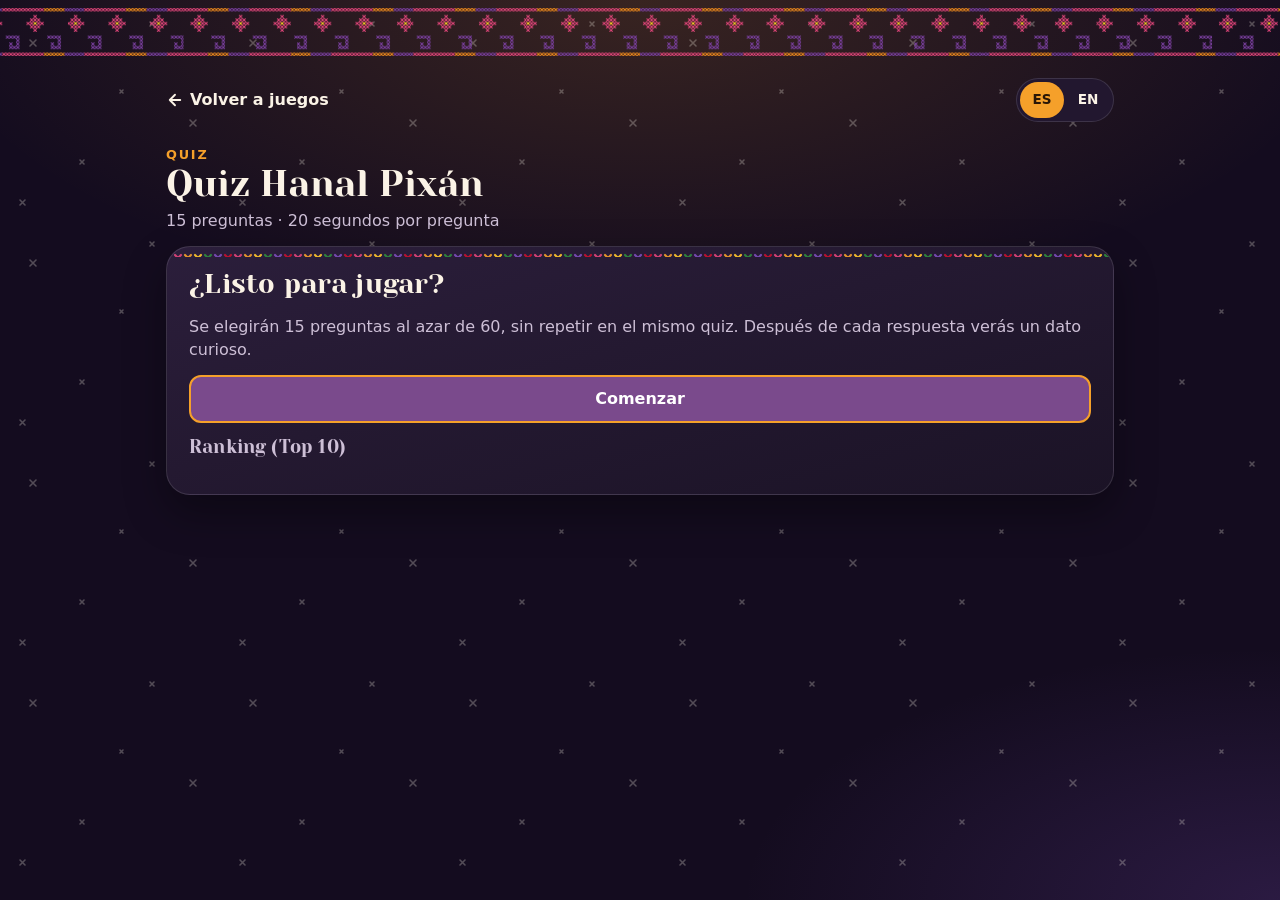
<file: juega/quiz.html>
<!doctype html>
<html lang="es">
<head>
  <meta charset="utf-8">
  <meta name="viewport" content="width=device-width, initial-scale=1, viewport-fit=cover">
  <meta name="theme-color" content="#140c1f">
  <title>Quiz · Hanal Pixán</title>
  <link rel="preload" href="../assets/fonts/yeseva-one-latin-400-normal.woff2" as="font" type="font/woff2" crossorigin>
  <link rel="stylesheet" href="../assets/css/portada.css">
  <link rel="stylesheet" href="css/quiz.css?v=2">
</head>
<body>
  <div class="franja-bordado" aria-hidden="true"></div>
  <div class="envoltura">
    <div class="barra">
      <a class="volver-link" href="index.html"><svg width="18" height="18" viewBox="0 0 24 24" fill="none" stroke="currentColor" stroke-width="2.5" stroke-linecap="round" stroke-linejoin="round" aria-hidden="true"><path d="M19 12H5M12 19l-7-7 7-7"/></svg> <span data-es="Volver a juegos" data-en="Back to games"></span></a>
      <div class="selector-idioma" role="group" aria-label="Idioma / Language">
        <button type="button" data-lang="es">ES</button><button type="button" data-lang="en">EN</button>
      </div>
    </div>

    <header class="cabecera-juega">
      <p class="eyebrow" data-es="Quiz" data-en="Quiz"></p>
      <h1 data-es="Quiz Hanal Pixán" data-en="Hanal Pixán Quiz"></h1>
      <p class="sub" data-es="15 preguntas · 20 segundos por pregunta" data-en="15 questions · 20 seconds each"></p>
    </header>

    <main>
      <!-- Pantalla inicio -->
      <section class="tile" id="pantalla-inicio">
        <h2 data-es="¿Listo para jugar?" data-en="Ready to play?"></h2>
        <p data-es="Se elegirán 15 preguntas al azar de 60, sin repetir en el mismo quiz. Después de cada respuesta verás un dato curioso." data-en="15 questions will be randomly chosen from 60, no repeats in the same quiz. After each answer you will see a fun fact."></p>
        <button class="btn-principal" id="btn-comenzar" data-es="Comenzar" data-en="Start"></button>
        <div class="ranking-previo">
          <h3 data-es="Ranking (Top 10)" data-en="Ranking (Top 10)"></h3>
          <ol id="ranking-lista-inicio"></ol>
        </div>
      </section>

      <!-- Pantalla quiz -->
      <section class="tile" id="pantalla-quiz" hidden>
        <div class="quiz-header">
          <div><span data-es="Pregunta" data-en="Question"></span> <span id="preg-num">1</span>/15</div>
          <div class="temporizador"><svg width="18" height="18" viewBox="0 0 24 24" fill="none" stroke="currentColor" stroke-width="2" stroke-linecap="round" stroke-linejoin="round"><circle cx="12" cy="12" r="10"></circle><polyline points="12 6 12 12 16 14"></polyline></svg> <span id="tiempo">20</span>s</div>
        </div>
        <h2 id="pregunta-texto"></h2>
        <div class="opciones" id="opciones"></div>
        <div class="retro" id="retro" hidden aria-live="polite"></div>
      </section>

      <!-- Pantalla resultado -->
      <section class="tile" id="pantalla-resultado" hidden>
        <h2 data-es="Resultado" data-en="Result"></h2>
        <p><span data-es="Correctas" data-en="Correct"></span>: <strong id="res-correctas">0</strong>/15</p>
        <p><span data-es="Puntuación" data-en="Score"></span>: <strong id="res-puntos">0</strong></p>
        <p id="res-mensaje"></p>
        <div class="resultado-acciones">
          <button class="btn-principal" id="btn-repetir" data-es="Jugar de nuevo" data-en="Play again"></button>
          <button class="btn-secundario" id="btn-compartir" data-es="Compartir en WhatsApp" data-en="Share on WhatsApp"></button>
        </div>
        <div class="guardar-puntaje">
          <input id="nombre-jugador" maxlength="3" pattern="[A-Za-z0-9]{3}" placeholder="AAA" autocomplete="off" autocapitalize="characters">
          <button class="btn-principal" id="btn-guardar" data-es="Guardar en ranking" data-en="Save to ranking"></button>
        </div>
        <div class="ranking-final">
          <h3 data-es="Ranking (Top 10)" data-en="Ranking (Top 10)"></h3>
          <ol id="ranking-lista-final"></ol>
        </div>
      </section>
    </main>
  </div>

  <script src="js/preguntas.js?v=2"></script>
  <script src="js/quiz.js?v=2"></script>
  <script>
    (function () {
      var K = 'jaye-idioma';
      var q = new URLSearchParams(location.search).get('lang');
      var lang = q === 'en' || q === 'es' ? q : null;
      if (!lang) { try { lang = localStorage.getItem(K); } catch (e) {} }
      if (lang !== 'en') lang = 'es';
      function poner(l) {
        lang = l; document.documentElement.lang = l;
        try { localStorage.setItem(K, l); } catch (e) {}
        document.querySelectorAll('[data-es]').forEach(function (n){ n.textContent = n.getAttribute('data-'+l); });
        document.querySelectorAll('[data-lang]').forEach(function (b){ b.setAttribute('aria-pressed', String(b.dataset.lang===l)); });
        var back = document.querySelector('a[href="index.html"]');
        if (back) back.href = 'index.html' + (l==='en'?'?lang=en':'');
      }
      // recarga con el idioma elegido en la URL (?lang=), que tiene prioridad sobre localStorage
      document.querySelectorAll('[data-lang]').forEach(function (b){ b.addEventListener('click', function(){
        var u = new URL(location.href);
        u.searchParams.set('lang', b.dataset.lang);
        location.href = u.toString();
      }); });
      poner(lang);
    })();
  </script>
</body>
</html>
</file>
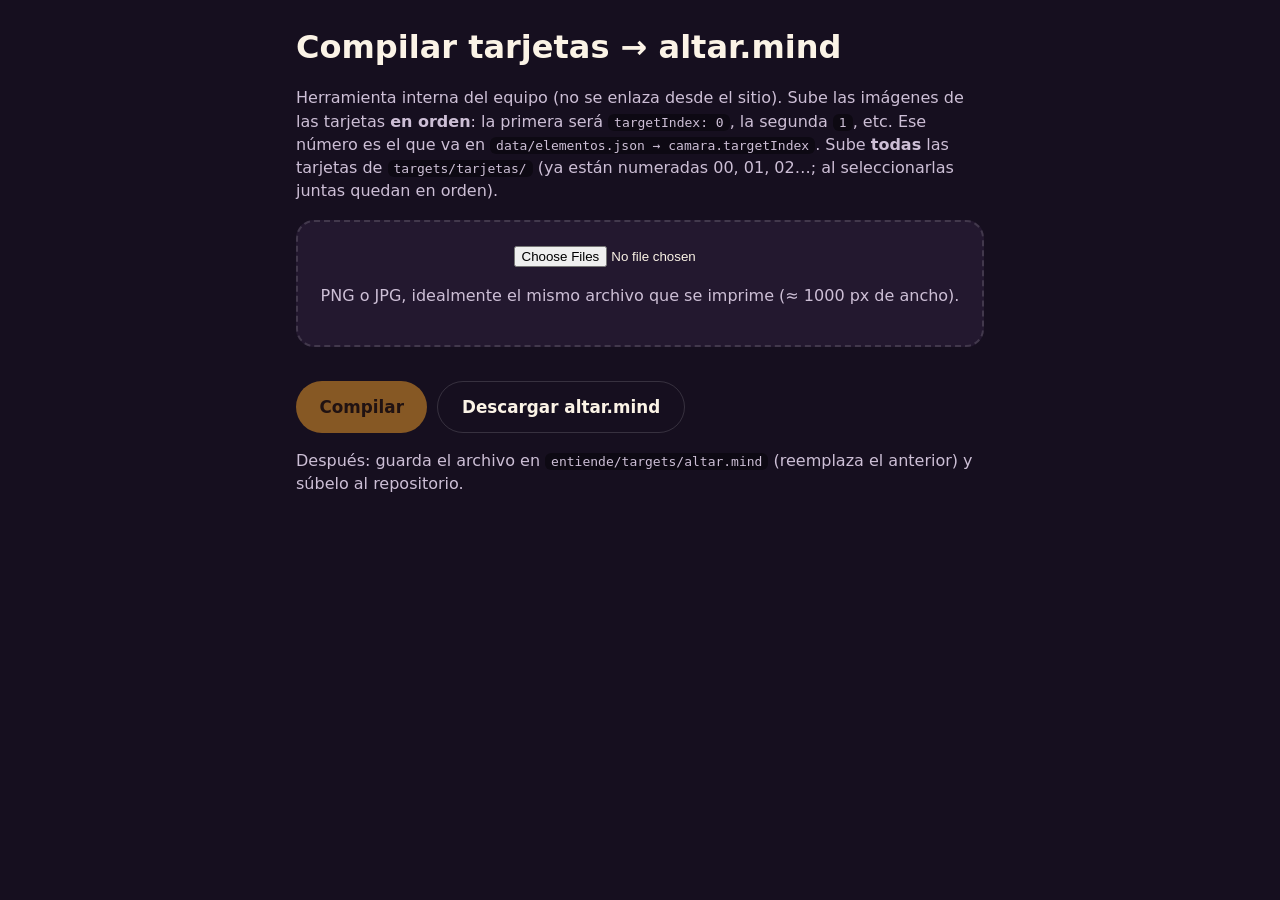
<file: entiende/herramientas/compilar.html>
<!doctype html>
<html lang="es">
<head>
  <meta charset="utf-8">
  <meta name="viewport" content="width=device-width, initial-scale=1">
  <title>Compilar tarjetas · Entiende</title>
  <link rel="stylesheet" href="../css/entiende.css">
  <style>
    main { max-width: 720px; margin: 0 auto; padding: 24px 16px 48px; }
    h1 { margin: 0 0 6px; }
    .nota { color: var(--texto-suave); }
    .zona {
      margin: 18px 0; padding: 22px; border: 2px dashed var(--borde); border-radius: var(--radio);
      text-align: center; background: var(--fondo-2);
    }
    .lista { list-style: none; padding: 0; display: grid; grid-template-columns: repeat(auto-fill, minmax(140px, 1fr)); gap: 12px; }
    .lista li { background: var(--fondo-2); border-radius: 12px; padding: 8px; text-align: center; font-size: .9rem; }
    .lista img { width: 100%; height: 140px; object-fit: contain; background: #fff; border-radius: 8px; }
    .lista b { color: var(--naranja); display: block; margin-top: 6px; }
    .lista .mover { display: flex; gap: 6px; justify-content: center; margin-top: 6px; }
    .lista .mover button { min-width: 40px; min-height: 36px; border-radius: 8px; border: 1px solid var(--borde); background: transparent; color: var(--texto); cursor: pointer; }
    progress { width: 100%; height: 14px; }
    .acciones { display: flex; gap: 10px; flex-wrap: wrap; margin-top: 12px; }
    code { background: #0006; padding: 1px 6px; border-radius: 6px; }
  </style>
</head>
<body>
  <main>
    <h1>Compilar tarjetas → altar.mind</h1>
    <p class="nota">Herramienta interna del equipo (no se enlaza desde el sitio). Sube las imágenes de las tarjetas
      <b>en orden</b>: la primera será <code>targetIndex: 0</code>, la segunda <code>1</code>, etc. Ese número es el que va en
      <code>data/elementos.json → camara.targetIndex</code>. Sube <b>todas</b> las tarjetas de
      <code>targets/tarjetas/</code> (ya están numeradas 00, 01, 02…; al seleccionarlas juntas quedan en orden).</p>

    <div class="zona">
      <input type="file" id="archivos" accept="image/png,image/jpeg" multiple>
      <p class="nota">PNG o JPG, idealmente el mismo archivo que se imprime (≈ 1000 px de ancho).</p>
    </div>

    <ul class="lista" id="lista"></ul>

    <div class="acciones">
      <button class="boton" id="btn-compilar" disabled>Compilar</button>
      <a class="boton secundario" id="btn-descargar" hidden download="altar.mind">Descargar altar.mind</a>
    </div>
    <p id="estado" class="nota"></p>
    <progress id="progreso" value="0" max="100" hidden></progress>

    <p class="nota">Después: guarda el archivo en <code>entiende/targets/altar.mind</code> (reemplaza el anterior) y súbelo al repositorio.</p>
  </main>

  <script src="../vendor/aframe-1.5.0.min.js"></script>
  <script src="../vendor/mindar-image-aframe-1.2.5.prod.js"></script>
  <script>
    (function () {
      var imagenes = []; // { nombre, url }
      var lista = document.getElementById('lista');
      var btnCompilar = document.getElementById('btn-compilar');
      var btnDescargar = document.getElementById('btn-descargar');
      var estado = document.getElementById('estado');
      var progreso = document.getElementById('progreso');

      document.getElementById('archivos').addEventListener('change', function (e) {
        Array.prototype.slice.call(e.target.files).sort(function (x, y) { return x.name < y.name ? -1 : 1; }).forEach(function (f) {
          imagenes.push({ nombre: f.name, url: URL.createObjectURL(f) });
        });
        e.target.value = '';
        pintar();
      });

      function pintar() {
        lista.innerHTML = '';
        imagenes.forEach(function (img, i) {
          var li = document.createElement('li');
          li.innerHTML = '<img src="' + img.url + '" alt=""><b>targetIndex: ' + i + '</b>' +
            '<div>' + img.nombre.replace(/</g, '&lt;') + '</div>' +
            '<div class="mover"><button data-d="-1" aria-label="Mover antes">◀</button>' +
            '<button data-d="0" aria-label="Quitar">✕</button>' +
            '<button data-d="1" aria-label="Mover después">▶</button></div>';
          li.querySelectorAll('button').forEach(function (b) {
            b.addEventListener('click', function () {
              var d = +b.dataset.d;
              if (d === 0) imagenes.splice(i, 1);
              else if (imagenes[i + d]) { var t = imagenes[i]; imagenes[i] = imagenes[i + d]; imagenes[i + d] = t; }
              pintar();
            });
          });
          lista.appendChild(li);
        });
        btnCompilar.disabled = !imagenes.length;
        btnDescargar.hidden = true;
      }

      function cargar(url) {
        return new Promise(function (ok, mal) {
          var im = new Image();
          im.onload = function () { ok(im); };
          im.onerror = mal;
          im.src = url;
        });
      }

      // Reduce la imagen antes de compilar: el .mind crece mucho con la resolución
      // (≈ 750 KB por tarjeta a 1000×1400 px). Con ~600 px de lado mayor queda mucho más ligero
      // y se reconoce igual a la distancia normal de un visitante.
      var LADO_MAX = 320;
      function reducir(im) {
        var esc = Math.min(1, (window.LADO_MAX_OVERRIDE || LADO_MAX) / Math.max(im.naturalWidth, im.naturalHeight));
        if (esc === 1) return Promise.resolve(im);
        var c = document.createElement('canvas');
        c.width = Math.round(im.naturalWidth * esc);
        c.height = Math.round(im.naturalHeight * esc);
        var ctx = c.getContext('2d');
        ctx.imageSmoothingQuality = 'high';
        ctx.drawImage(im, 0, 0, c.width, c.height);
        return cargar(c.toDataURL('image/png'));
      }

      // Expuesto para poder compilar desde scripts de prueba
      window.compilarTarjetas = async function (urls, alAvanzar) {
        var imgs = await Promise.all(urls.map(function (u) { return cargar(u).then(reducir); }));
        var compilador = new window.MINDAR.IMAGE.Compiler();
        await compilador.compileImageTargets(imgs, alAvanzar || function () {});
        return compilador.exportData(); // Uint8Array / ArrayBuffer
      };

      btnCompilar.addEventListener('click', async function () {
        btnCompilar.disabled = true;
        progreso.hidden = false;
        estado.textContent = 'Compilando… (puede tardar un minuto por tarjeta en celulares)';
        try {
          var datos = await window.compilarTarjetas(imagenes.map(function (i) { return i.url; }), function (p) {
            progreso.value = p;
          });
          var blob = new Blob([datos]);
          btnDescargar.href = URL.createObjectURL(blob);
          btnDescargar.hidden = false;
          estado.textContent = 'Listo: ' + imagenes.length + ' tarjeta(s), ' + Math.round(blob.size / 1024) + ' KB.';
        } catch (e) {
          estado.textContent = 'Error al compilar: ' + e.message;
        }
        btnCompilar.disabled = false;
      });
    })();
  </script>
</body>
</html>
</file>
<file: assets/css/portada.css>
/* Portadas del sitio (inicio y entrada de Entiende).
   Inspirado en componentes de 21st.dev ("Bento Grid Hero" y "Spotlight Card"),
   reescritos en CSS/JS simple para que el sitio siga siendo estático. */
@font-face {
  font-family: "Yeseva One";
  src: url("../fonts/yeseva-one-latin-400-normal.woff2") format("woff2");
  font-display: swap;
}

:root {
  --fondo: #140c1f;
  --fondo-2: #22172f;
  --tarjeta: #241931;
  --texto: #fbf3e6;
  --texto-suave: #cdbfd6;
  --naranja: #f5a02a;
  --amarillo: #ffc72c;
  --rosa: #e2457a;
  --rojo: #c8102e;
  --verde: #2e8b3d;
  --morado: #7c4dbd;
  --crema: #fbf6ea;
  --borde: rgba(255, 255, 255, 0.12);
  --radio: 24px;
  --titulo: "Yeseva One", Georgia, "Times New Roman", serif;
}

* { box-sizing: border-box; }
html, body {
  margin: 0; color: var(--texto);
  font-family: system-ui, -apple-system, "Segoe UI", Roboto, sans-serif; line-height: 1.45;
  -webkit-tap-highlight-color: transparent;
}
body {
  min-height: 100vh;
  background:
    radial-gradient(ellipse 80% 50% at 50% 0%, rgba(245, 160, 42, 0.16), transparent 70%),
    radial-gradient(ellipse 60% 40% at 100% 100%, rgba(124, 77, 189, 0.22), transparent 70%),
    var(--fondo);
  background-attachment: fixed;
}
/* cielo con estrellas en punto de cruz */
body::before {
  content: ""; position: fixed; inset: 0; pointer-events: none; opacity: .5; z-index: 0;
  background-image: url("data:image/svg+xml,%3Csvg xmlns='http://www.w3.org/2000/svg' width='220' height='220'%3E%3Cg stroke='%23fbf6ea' stroke-width='1.6' stroke-linecap='round' opacity='.55'%3E%3Cpath d='M30 40l6 6m0-6l-6 6M150 22l4 4m0-4l-4 4M190 120l6 6m0-6l-6 6M80 160l4 4m0-4l-4 4M120 90l3 3m0-3l-3 3M20 200l5 5m0-5l-5 5'/%3E%3C/g%3E%3C/svg%3E");
}
a { color: var(--naranja); }
:focus-visible { outline: 3px solid var(--naranja); outline-offset: 3px; }
[hidden] { display: none !important; }

.envoltura { position: relative; z-index: 1; max-width: 980px; margin: 0 auto; padding: 0 16px calc(40px + env(safe-area-inset-bottom)); }

/* ---------- Franja de bordado yucateco (punto de cruz) ---------- */
/* Reemplaza al papel picado, que no es tradición de Yucatán. La baldosa
   img/bordado-franja.svg se repite en horizontal. */
.franja-bordado {
  display: block; width: 100%; height: 48px; position: relative; z-index: 1;
  background: url("../../img/bordado-franja.svg") repeat-x center / auto 48px;
}
@media (min-width: 700px) { .franja-bordado { height: 64px; } }

/* ---------- Barra superior ---------- */
.barra { display: flex; align-items: center; justify-content: space-between; gap: 12px; padding: 14px 0 6px; }
.chip {
  display: inline-flex; align-items: center; gap: 6px; min-height: 30px; padding: 0 12px;
  border-radius: 999px; border: 1px solid var(--borde); background: #2a1f37;
  font-size: .72rem; font-weight: 700; letter-spacing: .1em; text-transform: uppercase; color: var(--texto-suave);
  white-space: nowrap;
}
.chip i { width: 7px; height: 7px; border-radius: 50%; background: var(--verde); box-shadow: 0 0 0 3px rgba(46, 139, 61, .25); }
.chip.naranja { color: #2a1606; background: var(--naranja); border-color: var(--naranja); }
.chip.pronto { color: var(--amarillo); border-color: rgba(255, 199, 44, .4); }
.volver-link { color: var(--texto); text-decoration: none; font-weight: 700; display: inline-flex; align-items: center; gap: 6px; min-height: 44px; }

.selector-idioma {
  display: inline-flex; padding: 3px; gap: 2px; border-radius: 999px;
  background: #22172f; border: 1px solid var(--borde);
}
.selector-idioma button {
  min-width: 44px; min-height: 36px; padding: 0 10px; border: 0; border-radius: 999px;
  background: transparent; color: var(--texto); font: inherit; font-weight: 700; font-size: .85rem; cursor: pointer;
}
.selector-idioma button[aria-pressed="true"] { background: var(--naranja); color: #2a1606; }

/* ---------- Tarjeta (bento) con brillo que sigue al dedo / ratón ---------- */
.bento { display: grid; gap: 14px; grid-template-columns: 1fr; margin-top: 10px; }
@media (min-width: 720px) {
  .bento { grid-template-columns: repeat(3, 1fr); }
  .bento .ancha { grid-column: 1 / -1; }
  .bento.dos { grid-template-columns: 1.25fr 1fr; }
}
.tile {
  --x: 50%; --y: 0%;
  position: relative; isolation: isolate; overflow: hidden;
  display: flex; flex-direction: column; gap: 14px;
  padding: 22px; border-radius: var(--radio);
  border: 1px solid var(--borde);
  background: linear-gradient(165deg, #2b1e3b 0%, var(--tarjeta) 45%, #1b1326 100%);
  color: var(--texto); text-decoration: none;
  box-shadow: 0 18px 40px rgba(0, 0, 0, .35);
  transition: transform .25s ease, border-color .25s ease;
}
.tile::before { /* spotlight */
  content: ""; position: absolute; inset: 0; z-index: -1; opacity: 0; transition: opacity .4s ease;
  background: radial-gradient(420px circle at var(--x) var(--y), rgba(245, 160, 42, .22), transparent 65%);
}
.tile::after { /* orilla bordada */
  content: ""; position: absolute; left: 0; right: 0; top: 0; height: 10px; z-index: -1; opacity: .9;
  background: url("data:image/svg+xml,%3Csvg xmlns='http://www.w3.org/2000/svg' width='60' height='10'%3E%3Cg stroke-width='2.2' stroke-linecap='round'%3E%3Cpath d='M2 2l6 6m0-6l-6 6' stroke='%23e2457a'/%3E%3Cpath d='M12 2l6 6m0-6l-6 6' stroke='%23f5a02a'/%3E%3Cpath d='M22 2l6 6m0-6l-6 6' stroke='%23ffc72c'/%3E%3Cpath d='M32 2l6 6m0-6l-6 6' stroke='%232e8b3d'/%3E%3Cpath d='M42 2l6 6m0-6l-6 6' stroke='%237c4dbd'/%3E%3Cpath d='M52 2l6 6m0-6l-6 6' stroke='%23c8102e'/%3E%3C/g%3E%3C/svg%3E") repeat-x 6px 6px;
}
a.tile:hover, a.tile:focus-visible { transform: translateY(-3px); border-color: rgba(245, 160, 42, .55); }
.tile:hover::before, .tile:focus-visible::before, .tile.brilla::before { opacity: 1; }
.tile.apagada { filter: saturate(.55) brightness(.85); }
.tile.apagada h3, .tile.apagada .num { color: var(--texto-suave); }
.tile.apagada:hover { transform: none; border-color: var(--borde); }
@media (prefers-reduced-motion: reduce) { .tile, .tile::before { transition: none; } a.tile:hover { transform: none; } }

.tile .cabeza { display: flex; align-items: center; justify-content: space-between; gap: 10px; margin-top: 6px; }
.tile .num { font-family: var(--titulo); font-size: 1.05rem; color: var(--naranja); }
.tile h2, .tile h3 { margin: 0; font-family: var(--titulo); font-weight: 400; line-height: 1.05; letter-spacing: .01em; }
.tile h2 { font-size: clamp(2rem, 7vw, 2.6rem); }
.tile h3 { font-size: 1.85rem; }
.tile p { margin: 0; color: var(--texto-suave); }
.tile .ir {
  margin-top: auto; align-self: flex-start;
  display: inline-flex; align-items: center; gap: 8px; min-height: 46px; padding: 0 18px;
  border-radius: 999px; background: var(--naranja); color: #2a1606; font-weight: 800;
}
.tile .ir.suave { background: #2f2340; color: var(--texto); border: 1px solid var(--borde); }
.tile .ir svg { width: 18px; height: 18px; transition: transform .2s; }
a.tile:hover .ir svg { transform: translateX(4px); }

/* Íconos bordados como "parches" */
.parches { display: flex; gap: 10px; align-items: flex-end; min-height: 70px; }
.parches img {
  width: 62px; height: 62px; padding: 6px; border-radius: 16px; background: var(--crema);
  box-shadow: 0 6px 14px rgba(0, 0, 0, .35); transition: transform .3s ease;
}
.parches img:nth-child(1) { transform: rotate(-6deg); }
.parches img:nth-child(2) { transform: translateY(-6px) rotate(3deg); }
.parches img:nth-child(3) { transform: rotate(7deg); }
.parches img:nth-child(4) { transform: translateY(-4px) rotate(-3deg); }
a.tile:hover .parches img { transform: translateY(-8px) rotate(0); }

/* ---------- Héroe (tarjeta ancha) ---------- */
.heroe { padding: 28px 22px 26px; text-align: left; }
.heroe .eyebrow { margin: 6px 0 0; font-size: .78rem; font-weight: 800; letter-spacing: .16em; text-transform: uppercase; color: var(--naranja); }
.heroe h1 {
  margin: 4px 0 0; font-family: var(--titulo); font-weight: 400; line-height: .95;
  font-size: clamp(3.2rem, 15vw, 6rem); color: var(--crema);
  text-shadow: 0 4px 0 rgba(0, 0, 0, .25);
}
.heroe .sub { font-family: var(--titulo); font-size: clamp(1.15rem, 4.5vw, 1.5rem); color: var(--amarillo); margin: 6px 0 0; }
.heroe .lema { margin: 14px 0 0; font-size: 1.05rem; max-width: 40ch; }
.heroe .lema b { color: var(--texto); }
.heroe .datos { display: flex; flex-wrap: wrap; gap: 8px; margin-top: 18px; }
.heroe .vela-glow {
  position: absolute; right: -40px; bottom: -40px; width: 240px; height: 240px; z-index: -1; pointer-events: none;
  background: radial-gradient(circle, rgba(255, 199, 44, .35), transparent 65%);
}
.heroe .adorno { position: absolute; right: 16px; bottom: 14px; width: 120px; opacity: .95; z-index: -1; }
@media (min-width: 720px) {
  .heroe { padding: 40px 40px 36px; }
  .heroe .adorno { width: 210px; right: 34px; bottom: 26px; }
}
@media (max-width: 719px) { .heroe .adorno { width: 72px; top: 28px; right: 22px; bottom: auto; } .heroe .vela-glow { top: -60px; bottom: auto; right: -60px; } }
@media (max-width: 520px) { .heroe .adorno { display: none; } }

/* ---------- Pie ---------- */
.pie {
  margin-top: 26px; display: flex; flex-wrap: wrap; align-items: center; justify-content: center; gap: 14px;
  color: var(--texto-suave); font-size: .9rem; text-align: center;
}
.pie .logo { background: #fff; border-radius: 12px; padding: 8px 12px; display: inline-flex; }
.pie .logo img { height: 34px; width: auto; display: block; }
.pie b { color: var(--texto); }
</file>
<file: entiende/css/entiende.css>
/* Entiende — estilos comunes (mobile-first) */
:root {
  --fondo: #160f1f;
  --fondo-2: #23182f;
  --texto: #fbf3e6;
  --texto-suave: #cdbfd6;
  --naranja: #f5a02a;   /* xpujuk */
  --rosa: #e2457a;      /* papel picado */
  --morado: #7c4dbd;
  --borde: rgba(255, 255, 255, 0.14);
  --sombra: 0 10px 30px rgba(0, 0, 0, 0.45);
  --radio: 18px;
}

* { box-sizing: border-box; }

html, body {
  margin: 0;
  background: var(--fondo);
  color: var(--texto);
  font-family: system-ui, -apple-system, "Segoe UI", Roboto, sans-serif;
  line-height: 1.45;
  -webkit-tap-highlight-color: transparent;
}

a { color: var(--naranja); }

.boton {
  display: inline-flex;
  align-items: center;
  justify-content: center;
  gap: 0.5em;
  min-height: 52px;
  padding: 0 1.4em;
  border: 0;
  border-radius: 999px;
  background: var(--naranja);
  color: #2a1606;
  font: inherit;
  font-weight: 700;
  font-size: 1.05rem;
  text-decoration: none;
  cursor: pointer;
}
.boton:disabled { opacity: 0.5; cursor: wait; }
.boton.secundario {
  background: transparent;
  color: var(--texto);
  border: 1.5px solid var(--borde);
}

/* Franja de bordado yucateco (punto de cruz; decorativa, en CSS con SVG propio).
   Reemplaza al papel picado, que no es tradición de Yucatán. */
.franja-bordado {
  height: 34px;
  background: url(../../img/bordado-franja.svg) repeat-x center / auto 34px;
}

/* ---------- Ficha (hoja inferior con la explicación) ---------- */
.ficha-fondo {
  position: fixed;
  inset: 0;
  z-index: 50;
  background: rgba(10, 6, 14, 0.55);
  opacity: 0;
  pointer-events: none;
  transition: opacity 0.2s;
}
.ficha-fondo.abierta { opacity: 1; pointer-events: auto; }

.ficha {
  position: fixed;
  left: 0;
  right: 0;
  bottom: 0;
  margin: 0 auto;
  max-width: 760px;
  overscroll-behavior: contain;
  -webkit-overflow-scrolling: touch;
  z-index: 51;
  max-height: 85vh;
  max-height: 85dvh;
  overflow-y: auto;
  padding: 10px 20px calc(24px + env(safe-area-inset-bottom));
  background: var(--fondo-2);
  border-radius: var(--radio) var(--radio) 0 0;
  box-shadow: var(--sombra);
  transform: translateY(105%);
  transition: transform 0.25s ease-out;
}
.ficha.abierta { transform: translateY(0); }
/* Barra de arriba: se arrastra hacia abajo para cerrar; la ✕ también cierra */
.ficha .agarre-zona {
  position: sticky; top: -10px; z-index: 2;
  display: flex; align-items: center; justify-content: center;
  margin: -10px -20px 8px; padding: 12px 20px 10px; min-height: 44px;
  background: var(--fondo-2); cursor: grab; touch-action: none;
  border-radius: var(--radio) var(--radio) 0 0;
}
.ficha.arrastrando .agarre-zona { cursor: grabbing; }
.ficha .agarre {
  width: 52px; height: 6px; border-radius: 9px; background: rgba(255, 255, 255, .32);
}
.ficha .cerrar-x {
  position: absolute; right: 12px; top: 6px;
  width: 40px; height: 40px; border-radius: 50%; border: 1px solid var(--borde);
  background: rgba(255, 255, 255, .06); color: var(--texto); font-size: 1.05rem; cursor: pointer;
}
.ficha.arrastrando { transition: none; }
html.con-ficha, html.con-ficha body { overflow: hidden; }
.ficha h2 { margin: 0; font-size: 1.45rem; }
.ficha .maya {
  margin: 4px 0 14px;
  color: var(--naranja);
  font-weight: 600;
}
.ficha .maya small { color: var(--texto-suave); font-weight: 400; }
.ficha h3 {
  margin: 16px 0 4px;
  font-size: 0.8rem;
  letter-spacing: 0.08em;
  text-transform: uppercase;
  color: var(--texto-suave);
}
.ficha p { margin: 0; font-size: 1.02rem; }
.ficha img.foto-elemento {
  width: 100%; max-height: 200px; object-fit: cover;
  border-radius: 12px; margin-bottom: 12px;
}
.ficha .acciones { display: flex; gap: 10px; margin-top: 20px; flex-wrap: wrap; }
.ficha .borrador {
  margin-top: 16px; font-size: 0.8rem; color: var(--texto-suave);
}

.aviso-error {
  padding: 14px 16px;
  border-radius: 12px;
  background: rgba(226, 69, 122, 0.15);
  border: 1px solid var(--rosa);
}

/* ---------- Selector de idioma ---------- */
.selector-idioma {
  display: inline-flex; padding: 3px; gap: 2px;
  border-radius: 999px; background: rgba(255, 255, 255, 0.1); border: 1px solid var(--borde);
}
.selector-idioma button {
  min-width: 44px; min-height: 36px; padding: 0 10px; border: 0; border-radius: 999px;
  background: transparent; color: var(--texto); font: inherit; font-weight: 700; font-size: .85rem; cursor: pointer;
}
.selector-idioma button[aria-pressed="true"] { background: var(--naranja); color: #2a1606; }

/* ---------- Ficha: nombres y fuentes ---------- */
.ficha .ficha-num { margin: 0 0 2px; color: var(--texto-suave); font-size: .8rem; letter-spacing: .06em; }
.ficha .nombres { margin: 10px 0 4px; display: grid; gap: 8px; }
.ficha .nombres > div {
  display: grid; grid-template-columns: 92px 1fr; gap: 8px; align-items: baseline;
  padding: 8px 12px; border-radius: 12px; background: rgba(255, 255, 255, 0.05);
}
.ficha .nombres dt { font-size: .75rem; text-transform: uppercase; letter-spacing: .06em; color: var(--texto-suave); }
.ficha .nombres dd { margin: 0; }
.ficha .nombre-maya strong { color: var(--naranja); font-size: 1.15rem; }
.ficha .nombres small { color: var(--texto-suave); }
.ficha .nombres .nota { display: block; margin-top: 2px; font-size: .85rem; color: var(--texto-suave); }
.ficha .fuentes { margin-top: 18px; font-size: .85rem; color: var(--texto-suave); }
.ficha .fuentes summary { cursor: pointer; min-height: 32px; }
.ficha .fuentes ul { margin: 6px 0 0; padding-left: 1.1em; }
.ficha .fuentes li { margin-bottom: 4px; }

/* ---------- Ficha: ícono bordado y navegación ---------- */
.ficha .ficha-cabeza { display: flex; align-items: center; gap: 12px; }
.ficha .icono-ficha {
  width: 64px; height: 64px; flex: none; padding: 6px; border-radius: 14px;
  background: #fbf6ea; image-rendering: auto;
}
.ficha .ficha-nav {
  display: flex; align-items: center; justify-content: space-between; gap: 8px;
  margin: 0 0 14px; font-size: .85rem; color: var(--texto-suave);
}
.ficha .ficha-nav .boton { min-height: 40px; padding: 0 14px; font-size: .9rem; }
.ficha .ficha-nav .boton[disabled] { opacity: .35; pointer-events: none; }
</file>
<file: entiende/css/camara.css>
/* Página de la cámara (MindAR) */
body.camara { overflow: hidden; background: #000; height: 100%; position: fixed; inset: 0; }

#ar { position: fixed; inset: 0; overflow: hidden; }
#ar a-scene { width: 100%; height: 100%; }

#etiquetas { position: fixed; inset: 0; z-index: 10; pointer-events: none; }

.etiqueta {
  position: absolute; left: 0; top: 0;
  pointer-events: auto;
  display: flex; flex-direction: column; align-items: center;
  padding: 10px 18px; min-height: 48px;
  border: 2px solid #fff; border-radius: 16px;
  background: rgba(22, 15, 31, 0.86);
  color: var(--texto); font: inherit; cursor: pointer;
  box-shadow: var(--sombra);
  white-space: nowrap;
  will-change: transform;
  transition: opacity 0.2s;
}
.etiqueta strong { font-size: 1.1rem; }
.etiqueta em { font-style: normal; font-size: .9rem; color: #ffd37a; }
.etiqueta span { font-size: 0.78rem; color: var(--naranja); }
.etiqueta[hidden] { display: none; }

.barra {
  position: fixed; top: 0; left: 0; right: 0; z-index: 20;
  display: flex; align-items: center; gap: 10px;
  padding: calc(10px + env(safe-area-inset-top)) 16px 10px;
  background: linear-gradient(rgba(0,0,0,.6), transparent);
}
.barra .titulo { flex: 1; font-weight: 700; }
.barra .icono, .barra .enlace-foto {
  color: #fff; text-decoration: none; font-weight: 600;
  min-width: 44px; min-height: 44px; display: inline-flex; align-items: center; justify-content: center;
}
.barra .icono { font-size: 1.4rem; }
.barra .enlace-foto { padding: 0 14px; border-radius: 999px; background: rgba(255,255,255,.16); }

.guia {
  position: fixed; inset: 0; z-index: 5; pointer-events: none;
  display: flex; flex-direction: column; align-items: center; justify-content: center;
}
.guia[hidden] { display: none; }
.guia .marco { position: relative; width: 58vmin; height: 74vmin; max-width: 300px; max-height: 380px; }
.guia .marco i { position: absolute; width: 36px; height: 36px; border: 4px solid var(--naranja); }
.guia .marco i:nth-child(1) { top: 0; left: 0; border-right: 0; border-bottom: 0; border-radius: 12px 0 0 0; }
.guia .marco i:nth-child(2) { top: 0; right: 0; border-left: 0; border-bottom: 0; border-radius: 0 12px 0 0; }
.guia .marco i:nth-child(3) { bottom: 0; left: 0; border-right: 0; border-top: 0; border-radius: 0 0 0 12px; }
.guia .marco i:nth-child(4) { bottom: 0; right: 0; border-left: 0; border-top: 0; border-radius: 0 0 12px 0; }
.guia p {
  margin: 22px 16px 0; padding: 10px 16px; border-radius: 12px;
  background: rgba(0,0,0,.6); text-align: center; max-width: 340px;
}

.inicio {
  position: fixed; inset: 0; z-index: 30; overflow-y: auto;
  background: var(--fondo);
}
.inicio[hidden] { display: none; }
.inicio-contenido {
  max-width: 480px; margin: 0 auto; padding: 28px 16px 40px;
  display: flex; flex-direction: column; gap: 12px;
}
.inicio .eyebrow { color: var(--naranja); font-weight: 700; letter-spacing: .12em; text-transform: uppercase; font-size: .8rem; margin: 0; }
.inicio h1 { font-size: 2rem; line-height: 1.1; margin: 0 0 4px; }
.pasos { margin: 0 0 8px; padding-left: 1.3em; color: var(--texto-suave); }
.pasos li { margin-bottom: 6px; }
.estado:empty { display: none; }

/* ---------- Partes (zonas) del altar ---------- */
.etiqueta-zonas { margin: 6px 0 0; font-size: .8rem; letter-spacing: .08em; text-transform: uppercase; color: var(--texto-suave); }
.zonas { display: flex; flex-wrap: wrap; gap: 8px; }
.zona {
  display: inline-flex; align-items: center; gap: 8px;
  min-height: 44px; padding: 0 14px; border-radius: 999px;
  border: 2px solid var(--borde); background: var(--fondo-2); color: var(--texto);
  font: inherit; font-weight: 600; font-size: .95rem; text-decoration: none; cursor: pointer;
}
.zona i { width: 14px; height: 14px; border-radius: 4px; background: var(--color-zona); flex: none; }
.zona[aria-current="true"] { border-color: var(--color-zona); background: color-mix(in srgb, var(--color-zona) 25%, var(--fondo-2)); }
.zonas-ar {
  position: fixed; left: 0; right: 0; bottom: 0; z-index: 20;
  flex-wrap: nowrap; overflow-x: auto; padding: 12px 16px calc(12px + env(safe-area-inset-bottom));
  background: linear-gradient(transparent, rgba(0,0,0,.65));
  scrollbar-width: none;
}
.zonas-ar[hidden] { display: none; }
.zonas-ar .zona { flex: none; background: rgba(22, 15, 31, .8); }
.barra .selector-idioma { background: rgba(0,0,0,.35); }
.barra .selector-idioma button { min-height: 32px; min-width: 38px; }
</file>
<file: entiende/css/altar.css>
/* Entiende — altar digital (foto.html) */
.cabecera { padding: 16px 16px 4px; max-width: 900px; margin: 0 auto; }
.cabecera .fila { display: flex; justify-content: space-between; align-items: center; gap: 12px; }
.cabecera h1 { margin: 0; font-size: 1.5rem; }
.cabecera p { margin: 6px 0 0; color: var(--texto-suave); }

/* Chips de categoría (se desplazan de lado en el celular) */
.filtros {
  display: flex; gap: 8px; overflow-x: auto; padding: 12px 16px 4px; max-width: 900px; margin: 0 auto;
  scrollbar-width: none; -webkit-overflow-scrolling: touch;
}
.filtros::-webkit-scrollbar { display: none; }
.filtros button {
  flex: none; min-height: 38px; padding: 0 14px; border-radius: 999px;
  border: 1px solid var(--borde); background: var(--fondo-2); color: var(--texto);
  font: inherit; font-size: .88rem; font-weight: 600; cursor: pointer; white-space: nowrap;
}
.filtros button[aria-pressed="true"] { background: var(--naranja); border-color: var(--naranja); color: #2a1606; }

/* Escena */
.escena-marco { max-width: 640px; margin: 8px auto 0; padding: 0 12px; }
.escena {
  border-radius: var(--radio); overflow: hidden; box-shadow: var(--sombra); background: #140c22;
  outline: none;
}
.altar-svg { display: block; width: 100%; height: auto; user-select: none; -webkit-user-select: none; }
.ampliado .escena { overflow: auto; -webkit-overflow-scrolling: touch; max-height: 82vh; overscroll-behavior: contain; }
.ampliado .altar-svg { width: 200%; }
@media (min-width: 700px) { .ampliado .altar-svg { width: 150%; } }

.escena-botones { display: flex; gap: 10px; justify-content: center; flex-wrap: wrap; margin-top: 12px; }
.boton.chico { min-height: 44px; font-size: .95rem; padding: 0 1.1em; }
.aviso-ampliado { text-align: center; color: var(--texto-suave); font-size: .85rem; margin: 8px 0 0; }

/* Elementos del altar */
.item { cursor: pointer; outline: none; transition: opacity .25s; }
.item .ico { transform-box: fill-box; transform-origin: 50% 100%; transition: transform .18s ease; }
.item:hover .ico, .item:focus-visible .ico { transform: translateY(-8px) scale(1.08); }
.item:focus-visible .zona { stroke: #fff; stroke-width: 4; stroke-dasharray: 8 6; rx: 12; }
.item.actual .ico { transform: translateY(-10px) scale(1.15); }
.item.actual .insignia { fill: #fff; }
.item.apagado { opacity: .16; }
.insignia-num { font: 800 19px system-ui, sans-serif; fill: #1d1230; pointer-events: none; }
@media (prefers-reduced-motion: reduce) { .item .ico { transition: none; } }

/* Globo con el nombre (ratón o teclado) */
.globo {
  position: absolute; z-index: 30; max-width: 240px; pointer-events: none;
  padding: 8px 12px; border-radius: 12px; background: #fbf6ea; color: #1d1230;
  box-shadow: 0 6px 20px rgba(0, 0, 0, .4); font-size: .9rem; line-height: 1.3;
}
.globo b { display: block; }
.globo span { color: #b2401a; font-weight: 600; }

/* Lista plegable */
.lista-altar { max-width: 900px; margin: 22px auto 0; padding: 0 16px; }
.lista-altar summary {
  cursor: pointer; min-height: 52px; display: flex; align-items: center; padding: 0 16px;
  border-radius: 14px; background: var(--fondo-2); border: 1px solid var(--borde); font-weight: 700;
}
.lista-altar[open] summary { margin-bottom: 12px; }
.buscar {
  width: 100%; min-height: 48px; padding: 0 14px; border-radius: 12px;
  border: 1px solid var(--borde); background: #0f0a17; color: var(--texto); font: inherit;
}
.grupo h2 { font-size: .8rem; letter-spacing: .08em; text-transform: uppercase; color: var(--naranja); margin: 20px 0 8px; }
.lista { list-style: none; padding: 0; margin: 0; display: grid; grid-template-columns: 1fr 1fr; gap: 8px; }
@media (min-width: 640px) { .lista { grid-template-columns: 1fr 1fr 1fr; } }
.lista button {
  width: 100%; min-height: 56px; display: flex; align-items: center; gap: 10px; text-align: left;
  padding: 6px 10px; border-radius: 12px; border: 1px solid var(--borde); background: var(--fondo-2);
  color: var(--texto); font: inherit; font-size: .92rem; line-height: 1.25; cursor: pointer;
}
.lista img { width: 40px; height: 40px; flex: none; border-radius: 8px; background: #fbf6ea; padding: 3px; }
.lista b { color: var(--naranja); font-size: .82rem; }
.lista small { display: block; color: var(--texto-suave); font-size: .8rem; }
.sin-resultados { color: var(--texto-suave); }

.pie { max-width: 900px; margin: 0 auto; padding: 24px 16px 36px; display: flex; gap: 10px; flex-wrap: wrap; }
</file>
<file: juega/css/quiz.css>
/* Estilos del quiz (juega/): se apoya en portada.css y usa su paleta CSS. */

/* Cabecera */
.cabecera-juega { margin: 18px 0 2px; }
.cabecera-juega .eyebrow {
  margin: 0; color: var(--naranja); font-weight: 700; font-size: .8rem;
  letter-spacing: .14em; text-transform: uppercase;
}
.cabecera-juega h1 {
  margin: 0 0 6px; font-family: var(--titulo); font-weight: 400;
  font-size: clamp(1.7rem, 6vw, 2.3rem); line-height: 1.05;
}
.cabecera-juega .sub { margin: 0; color: var(--texto-suave); }

main { margin-top: 14px; display: grid; gap: 14px; }

/* Secciones (el look de tarjeta ya lo da portada.css) */
.tile h2 {
  margin: 0; font-family: var(--titulo); font-weight: 400;
  font-size: clamp(1.3rem, 5vw, 1.7rem); line-height: 1.15;
}
.tile p { margin: 0; color: var(--texto-suave); }

/* Pantalla de quiz */
.quiz-header {
  display: flex; align-items: center; justify-content: space-between;
  gap: 10px; font-weight: 700; color: var(--texto-suave);
}
.temporizador {
  display: inline-flex; align-items: center; gap: 6px;
  min-height: 34px; padding: 0 12px; border-radius: 999px;
  background: #2a1f37; border: 1px solid var(--borde);
  color: var(--texto); font-variant-numeric: tabular-nums;
}
#pregunta-texto {
  margin: 6px 0 2px; font-family: var(--titulo); font-weight: 400;
  font-size: clamp(1.25rem, 5vw, 1.7rem); line-height: 1.2;
}

.opciones { display: grid; gap: 10px; }
.opcion {
  min-height: 52px; padding: 12px 16px; text-align: left;
  font: inherit; font-weight: 600; color: var(--texto);
  background: #2a1f37; border: 1px solid var(--borde); border-radius: 14px;
  cursor: pointer; touch-action: manipulation;
  transition: border-color .15s ease, background .15s ease;
}
.opcion:hover:not(.bloqueada) { border-color: rgba(245, 160, 42, .55); }
.opcion.bloqueada { cursor: default; }
.opcion.correcta { background: rgba(46, 139, 61, .35); border-color: var(--verde); color: #eafff0; }
.opcion.incorrecta { background: rgba(200, 16, 46, .35); border-color: var(--rojo); color: #ffe9ec; }

/* Resultado */
.resultado-acciones, .guardar-puntaje { display: flex; flex-wrap: wrap; gap: 10px; align-items: center; }
.btn-principal, .btn-secundario {
  min-height: 48px; padding: 0 20px; border-radius: 12px;
  font: inherit; font-weight: 700; cursor: pointer;
  user-select: none; touch-action: manipulation;
}
.btn-principal { border: 2px solid var(--naranja); background: #7a4a8c; color: #fff; }
.btn-secundario { background: transparent; color: var(--texto); border: 1.5px solid var(--borde); }
.btn-principal:disabled { opacity: .45; cursor: default; }
#nombre-jugador {
  width: 5.5em; min-height: 48px; padding: 0 12px; text-align: center;
  text-transform: uppercase; font: inherit; font-weight: 800;
  font-size: 1.15rem; letter-spacing: .18em; color: var(--texto);
  background: #2a1f37; border: 1.5px solid var(--borde); border-radius: 12px;
}

/* Ranking */
.ranking-previo h3, .ranking-final h3 {
  margin: 0 0 6px; font-family: var(--titulo); font-weight: 400;
  font-size: 1.15rem; color: var(--texto-suave);
}
.ranking ol { margin: 0; padding-left: 1.6em; color: var(--texto-suave); }
.ranking ol li, #ranking-lista-inicio li, #ranking-lista-final li { padding: 3px 0; }
#ranking-lista-inicio strong, #ranking-lista-final strong { color: var(--naranja); }

/* Retroalimentación después de responder: ¿acertaste? + dato + Siguiente */
.retro {
  display: grid; gap: 8px; padding: 14px 16px; border-radius: 14px;
  background: #2a1f37; border: 1px solid var(--borde);
}
.retro strong { font-family: var(--titulo); font-weight: 400; font-size: 1.25rem; }
.retro p { color: var(--texto); }
.retro.bien { border-color: var(--verde); background: rgba(46, 139, 61, .18); }
.retro.bien strong { color: #9ee6ad; }
.retro.mal { border-color: var(--rojo); background: rgba(200, 16, 46, .14); }
.retro.mal strong { color: #ffb3bf; }
.retro .btn-principal { justify-self: start; margin-top: 4px; }
@media (max-width: 480px) { .retro .btn-principal { justify-self: stretch; } }
</file>
